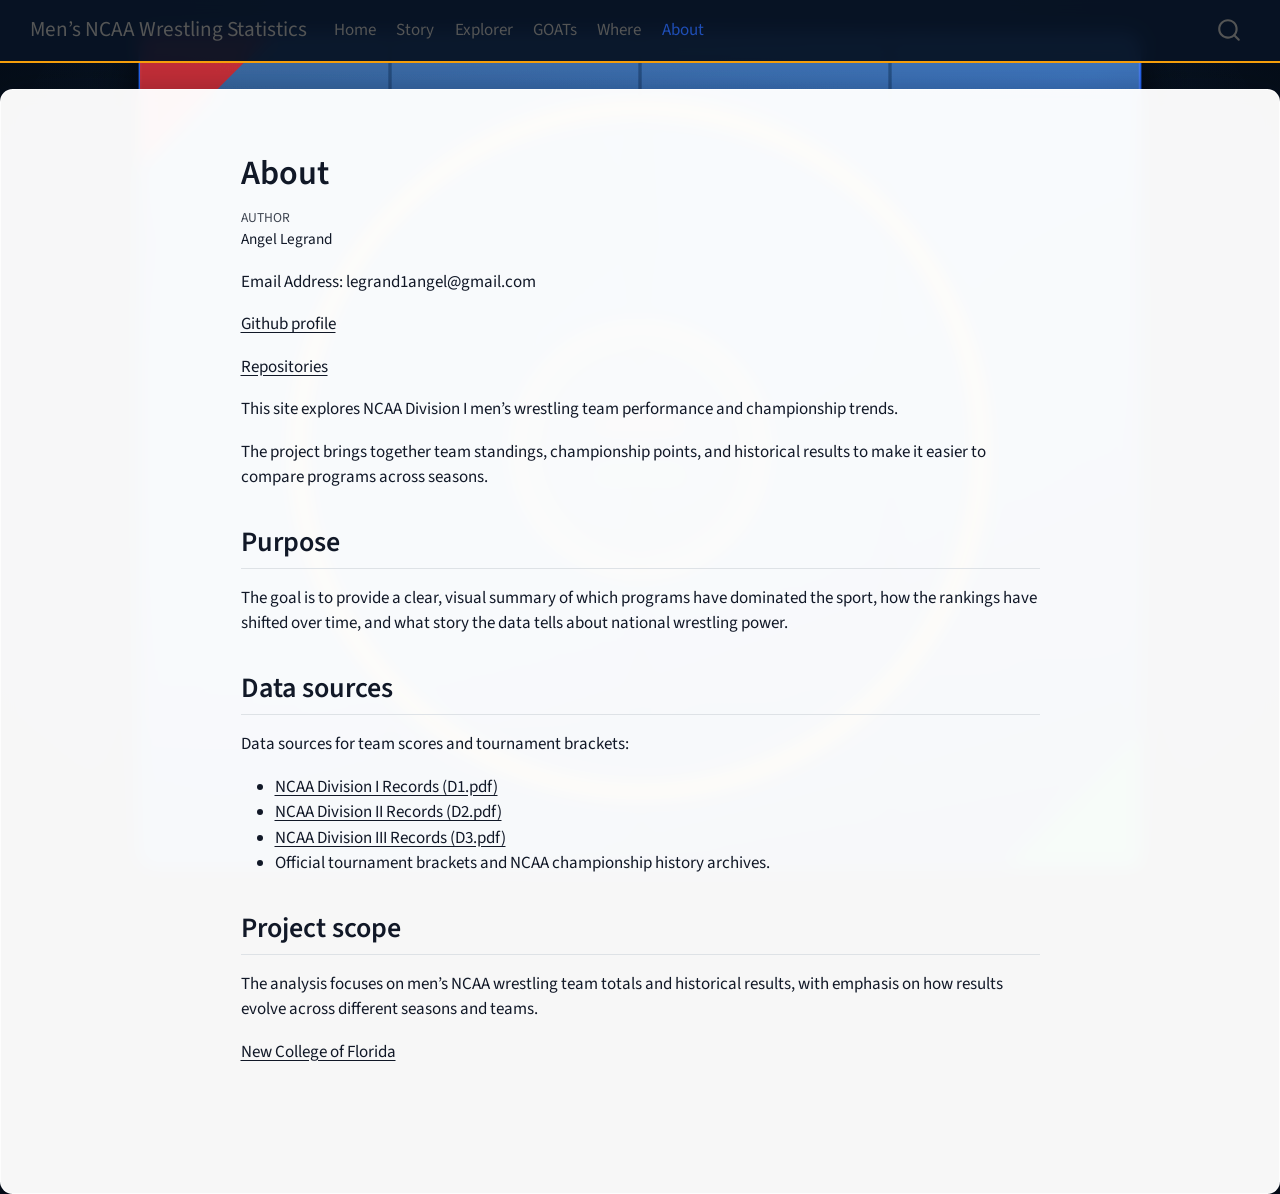
<file: about.html>
<!DOCTYPE html>
<html xmlns="http://www.w3.org/1999/xhtml" lang="en" xml:lang="en"><head>

<meta charset="utf-8">
<meta name="generator" content="quarto-1.10.19">

<meta name="viewport" content="width=device-width, initial-scale=1.0, user-scalable=yes">

<meta name="author" content="Angel Legrand">

<title>About – Men’s NCAA Wrestling Statistics</title>
<style>
/* Default styles provided by pandoc.
** See https://pandoc.org/MANUAL.html#variables-for-html for config info.
*/
span.smallcaps{font-variant: small-caps;}
div.columns{display: flex; gap: 1.5em;}
div.column{flex: auto;}
@media screen {
div.columns{gap: min(4vw, 1.5em);}
div.column{overflow-x: auto;}
}
div.hanging-indent{margin-left: 1.5em; text-indent: -1.5em;}
ul.task-list{list-style: none;}
ul.task-list li input[type="checkbox"] {
  width: 0.8em;
  margin: 0 0.8em 0.2em -1em; /* quarto-specific, see https://github.com/quarto-dev/quarto-cli/issues/4556 */ 
  vertical-align: middle;
}
</style>


<script src="site_libs/quarto-nav/quarto-nav.js"></script>
<script src="site_libs/quarto-nav/headroom.min.js"></script>
<script src="site_libs/clipboard/clipboard.min.js"></script>
<script src="site_libs/quarto-search/autocomplete.umd.js"></script>
<script src="site_libs/quarto-search/fuse.min.js"></script>
<script src="site_libs/quarto-search/quarto-search.js"></script>
<meta name="quarto:offset" content="./">
<script src="site_libs/quarto-html/quarto.js" type="module"></script>
<script src="site_libs/quarto-html/tabsets/tabsets.js" type="module"></script>
<script src="site_libs/quarto-html/popper.min.js"></script>
<script src="site_libs/quarto-html/tippy.umd.min.js"></script>
<script src="site_libs/quarto-html/anchor.min.js"></script>
<link href="site_libs/quarto-html/tippy.css" rel="stylesheet">
<link href="site_libs/quarto-html/quarto-syntax-highlighting-bf27225e3a48a9273f3daa8f8e829971.css" rel="stylesheet" id="quarto-text-highlighting-styles">
<script src="site_libs/bootstrap/bootstrap.min.js"></script>
<link href="site_libs/bootstrap/bootstrap-icons.css" rel="stylesheet">
<link href="site_libs/bootstrap/bootstrap-977607561cd60f84a551947bb62c3781.min.css" rel="stylesheet" append-hash="true" id="quarto-bootstrap" data-mode="light">
<script id="quarto-search-options" type="application/json">{
  "location": "navbar",
  "copy-button": false,
  "collapse-after": 3,
  "panel-placement": "end",
  "type": "overlay",
  "limit": 50,
  "keyboard-shortcut": [
    "f",
    "/",
    "s"
  ],
  "show-item-context": false,
  "language": {
    "search-no-results-text": "No results",
    "search-matching-documents-text": "matching documents",
    "search-copy-link-title": "Copy link to search",
    "search-hide-matches-text": "Hide additional matches",
    "search-more-match-text": "more match in this document",
    "search-more-matches-text": "more matches in this document",
    "search-clear-button-title": "Clear",
    "search-text-placeholder": "",
    "search-detached-cancel-button-title": "Cancel",
    "search-submit-button-title": "Submit",
    "search-label": "Search"
  }
}</script>


<link rel="stylesheet" href="wrestling-background.css">
</head>

<body class="nav-fixed fullcontent quarto-light">

<div id="quarto-search-results"></div>
  <header id="quarto-header" class="headroom fixed-top">
    <nav class="navbar navbar-expand-lg " data-bs-theme="dark">
      <div class="navbar-container container-fluid">
      <div class="navbar-brand-container mx-auto">
    <a class="navbar-brand" href="./index.html">
    <span class="navbar-title">Men’s NCAA Wrestling Statistics</span>
    </a>
  </div>
            <div id="quarto-search" class="" title="Search"></div>
          <button class="navbar-toggler" type="button" data-bs-toggle="collapse" data-bs-target="#navbarCollapse" aria-controls="navbarCollapse" role="menu" aria-expanded="false" aria-label="Toggle navigation" onclick="if (window.quartoToggleHeadroom) { window.quartoToggleHeadroom(); }">
  <span class="navbar-toggler-icon"></span>
</button>
          <div class="collapse navbar-collapse" id="navbarCollapse">
            <ul class="navbar-nav navbar-nav-scroll me-auto">
  <li class="nav-item">
    <a class="nav-link" href="./index.html"> 
<span class="menu-text">Home</span></a>
  </li>  
  <li class="nav-item">
    <a class="nav-link" href="./story.html"> 
<span class="menu-text">Story</span></a>
  </li>  
  <li class="nav-item">
    <a class="nav-link" href="./explorer.html"> 
<span class="menu-text">Explorer</span></a>
  </li>  
  <li class="nav-item">
    <a class="nav-link" href="./goats.html"> 
<span class="menu-text">GOATs</span></a>
  </li>  
  <li class="nav-item">
    <a class="nav-link" href="./where.html"> 
<span class="menu-text">Where</span></a>
  </li>  
  <li class="nav-item">
    <a class="nav-link active" href="./about.html" aria-current="page"> 
<span class="menu-text">About</span></a>
  </li>  
</ul>
          </div> <!-- /navcollapse -->
            <div class="quarto-navbar-tools">
</div>
      </div> <!-- /container-fluid -->
    </nav>
</header>
<!-- content -->
<div id="quarto-content" class="quarto-container page-columns page-rows-contents page-layout-article page-navbar">
<!-- sidebar -->
<!-- margin-sidebar -->
    
<!-- main -->
<main class="content" id="quarto-document-content">

<header id="title-block-header" class="quarto-title-block default">
<div class="quarto-title">
<h1 class="title">About</h1>
</div>



<div class="quarto-title-meta">

    <div>
    <div class="quarto-title-meta-heading">Author</div>
    <div class="quarto-title-meta-contents">
             <p>Angel Legrand </p>
          </div>
  </div>
    
  
    
  </div>
  


</header>


<p>Email Address: legrand1angel@gmail.com</p>
<p><a href="https://github.com/Angel-30code">Github profile</a></p>
<p><a href="https://github.com/Angel-30code">Repositories</a></p>
<p>This site explores NCAA Division I men’s wrestling team performance and championship trends.</p>
<p>The project brings together team standings, championship points, and historical results to make it easier to compare programs across seasons.</p>
<section id="purpose" class="level2">
<h2 class="anchored" data-anchor-id="purpose">Purpose</h2>
<p>The goal is to provide a clear, visual summary of which programs have dominated the sport, how the rankings have shifted over time, and what story the data tells about national wrestling power.</p>
</section>
<section id="data-sources" class="level2">
<h2 class="anchored" data-anchor-id="data-sources">Data sources</h2>
<p>Data sources for team scores and tournament brackets:</p>
<ul>
<li><a href="https://s3.amazonaws.com/fs.ncaa.org/Docs/stats/wrestling_champs_records/D1.pdf">NCAA Division I Records (D1.pdf)</a></li>
<li><a href="https://s3.amazonaws.com/fs.ncaa.org/Docs/stats/wrestling_champs_records/D2.pdf">NCAA Division II Records (D2.pdf)</a></li>
<li><a href="https://s3.amazonaws.com/fs.ncaa.org/Docs/stats/wrestling_champs_records/D3.pdf">NCAA Division III Records (D3.pdf)</a></li>
<li>Official tournament brackets and NCAA championship history archives.</li>
</ul>
</section>
<section id="project-scope" class="level2">
<h2 class="anchored" data-anchor-id="project-scope">Project scope</h2>
<p>The analysis focuses on men’s NCAA wrestling team totals and historical results, with emphasis on how results evolve across different seasons and teams.</p>
<p><a href="https://www.ncf.edu/">New College of Florida</a></p>


</section>

</main> <!-- /main -->
<script id="quarto-html-after-body" type="application/javascript">
  window.document.addEventListener("DOMContentLoaded", function (event) {
    const icon = "";
    const anchorJS = new window.AnchorJS();
    anchorJS.options = {
      placement: 'right',
      icon: icon
    };
    anchorJS.add('.anchored');
    const isCodeAnnotation = (el) => {
      for (const clz of el.classList) {
        if (clz.startsWith('code-annotation-')) {                     
          return true;
        }
      }
      return false;
    }
    const onCopySuccess = function(e) {
      // button target
      const button = e.trigger;
      // don't keep focus
      button.blur();
      // flash "checked"
      button.classList.add('code-copy-button-checked');
      var currentTitle = button.getAttribute("title");
      button.setAttribute("title", "Copied!");
      let tooltip;
      if (window.bootstrap) {
        button.setAttribute("data-bs-toggle", "tooltip");
        button.setAttribute("data-bs-placement", "left");
        button.setAttribute("data-bs-title", "Copied!");
        tooltip = new bootstrap.Tooltip(button, 
          { trigger: "manual", 
            customClass: "code-copy-button-tooltip",
            offset: [0, -8]});
        tooltip.show();    
      }
      setTimeout(function() {
        if (tooltip) {
          tooltip.hide();
          button.removeAttribute("data-bs-title");
          button.removeAttribute("data-bs-toggle");
          button.removeAttribute("data-bs-placement");
        }
        button.setAttribute("title", currentTitle);
        button.classList.remove('code-copy-button-checked');
      }, 1000);
      // clear code selection
      e.clearSelection();
    }
    const getTextToCopy = function(trigger) {
      const outerScaffold = trigger.parentElement.cloneNode(true);
      const codeEl = outerScaffold.querySelector('code');
      for (const childEl of codeEl.children) {
        if (isCodeAnnotation(childEl)) {
          childEl.remove();
        }
      }
      return codeEl.innerText;
    }
    const clipboard = new window.ClipboardJS('.code-copy-button:not([data-in-quarto-modal])', {
      text: getTextToCopy
    });
    clipboard.on('success', onCopySuccess);
    if (window.document.getElementById('quarto-embedded-source-code-modal')) {
      const clipboardModal = new window.ClipboardJS('.code-copy-button[data-in-quarto-modal]', {
        text: getTextToCopy,
        container: window.document.getElementById('quarto-embedded-source-code-modal')
      });
      clipboardModal.on('success', onCopySuccess);
    }
      var localhostRegex = new RegExp(/^(?:http|https):\/\/localhost\:?[0-9]*\//);
      var mailtoRegex = new RegExp(/^mailto:/);
        var filterRegex = new RegExp('/' + window.location.host + '/');
      var isInternal = (href) => {
          return filterRegex.test(href) || localhostRegex.test(href) || mailtoRegex.test(href);
      }
      // Inspect non-navigation links and adorn them if external
     var links = window.document.querySelectorAll('a[href]:not(.nav-link):not(.navbar-brand):not(.toc-action):not(.sidebar-link):not(.sidebar-item-toggle):not(.pagination-link):not(.no-external):not([aria-hidden]):not(.dropdown-item):not(.quarto-navigation-tool):not(.about-link)');
      for (var i=0; i<links.length; i++) {
        const link = links[i];
        if (!isInternal(link.href)) {
          // undo the damage that might have been done by quarto-nav.js in the case of
          // links that we want to consider external
          if (link.dataset.originalHref !== undefined) {
            link.href = link.dataset.originalHref;
          }
        }
      }
    function tippyHover(el, contentFn, onTriggerFn, onUntriggerFn) {
      const config = {
        allowHTML: true,
        maxWidth: 500,
        delay: 100,
        arrow: false,
        appendTo: function(el) {
            return el.parentElement;
        },
        interactive: true,
        interactiveBorder: 10,
        theme: 'quarto',
        placement: 'bottom-start',
      };
      if (contentFn) {
        config.content = contentFn;
      }
      if (onTriggerFn) {
        config.onTrigger = onTriggerFn;
      }
      if (onUntriggerFn) {
        config.onUntrigger = onUntriggerFn;
      }
      window.tippy(el, config); 
    }
    const noterefs = window.document.querySelectorAll('a[role="doc-noteref"]');
    for (var i=0; i<noterefs.length; i++) {
      const ref = noterefs[i];
      tippyHover(ref, function() {
        // use id or data attribute instead here
        let href = ref.getAttribute('data-footnote-href') || ref.getAttribute('href');
        try { href = new URL(href).hash; } catch {}
        const id = href.replace(/^#\/?/, "");
        const note = window.document.getElementById(id);
        if (note) {
          return note.innerHTML;
        } else {
          return "";
        }
      });
    }
    const xrefs = window.document.querySelectorAll('a.quarto-xref');
    const processXRef = (id, note) => {
      // Strip column container classes
      const stripColumnClz = (el) => {
        el.classList.remove("page-full", "page-columns");
        if (el.children) {
          for (const child of el.children) {
            stripColumnClz(child);
          }
        }
      }
      stripColumnClz(note)
      if (id === null || id.startsWith('sec-')) {
        // Special case sections, only their first couple elements
        const container = document.createElement("div");
        if (note.children && note.children.length > 2) {
          container.appendChild(note.children[0].cloneNode(true));
          for (let i = 1; i < note.children.length; i++) {
            const child = note.children[i];
            if (child.tagName === "P" && child.innerText === "") {
              continue;
            } else {
              container.appendChild(child.cloneNode(true));
              break;
            }
          }
          if (window.Quarto?.typesetMath) {
            window.Quarto.typesetMath(container);
          }
          return container.innerHTML
        } else {
          if (window.Quarto?.typesetMath) {
            window.Quarto.typesetMath(note);
          }
          return note.innerHTML;
        }
      } else {
        // Remove any anchor links if they are present
        const anchorLink = note.querySelector('a.anchorjs-link');
        if (anchorLink) {
          anchorLink.remove();
        }
        if (window.Quarto?.typesetMath) {
          window.Quarto.typesetMath(note);
        }
        if (note.classList.contains("callout")) {
          return note.outerHTML;
        } else {
          return note.innerHTML;
        }
      }
    }
    for (var i=0; i<xrefs.length; i++) {
      const xref = xrefs[i];
      tippyHover(xref, undefined, function(instance) {
        instance.disable();
        let url = xref.getAttribute('href');
        let hash = undefined; 
        if (url.startsWith('#')) {
          hash = url;
        } else {
          try { hash = new URL(url).hash; } catch {}
        }
        if (hash) {
          const id = hash.replace(/^#\/?/, "");
          const note = window.document.getElementById(id);
          if (note !== null) {
            try {
              const html = processXRef(id, note.cloneNode(true));
              instance.setContent(html);
            } finally {
              instance.enable();
              instance.show();
            }
          } else {
            // See if we can fetch this
            fetch(url.split('#')[0])
            .then(res => res.text())
            .then(html => {
              const parser = new DOMParser();
              const htmlDoc = parser.parseFromString(html, "text/html");
              const note = htmlDoc.getElementById(id);
              if (note !== null) {
                const html = processXRef(id, note);
                instance.setContent(html);
              } 
            }).finally(() => {
              instance.enable();
              instance.show();
            });
          }
        } else {
          // See if we can fetch a full url (with no hash to target)
          // This is a special case and we should probably do some content thinning / targeting
          fetch(url)
          .then(res => res.text())
          .then(html => {
            const parser = new DOMParser();
            const htmlDoc = parser.parseFromString(html, "text/html");
            const note = htmlDoc.querySelector('main.content');
            if (note !== null) {
              // This should only happen for chapter cross references
              // (since there is no id in the URL)
              // remove the first header
              if (note.children.length > 0 && note.children[0].tagName === "HEADER") {
                note.children[0].remove();
              }
              const html = processXRef(null, note);
              instance.setContent(html);
            } 
          }).finally(() => {
            instance.enable();
            instance.show();
          });
        }
      }, function(instance) {
      });
    }
        let selectedAnnoteEl;
        const selectorForAnnotation = ( cell, annotation) => {
          let cellAttr = 'data-code-cell="' + cell + '"';
          let lineAttr = 'data-code-annotation="' +  annotation + '"';
          const selector = 'span[' + cellAttr + '][' + lineAttr + ']';
          return selector;
        }
        const selectCodeLines = (annoteEl) => {
          const doc = window.document;
          const targetCell = annoteEl.getAttribute("data-target-cell");
          const targetAnnotation = annoteEl.getAttribute("data-target-annotation");
          const annoteSpan = window.document.querySelector(selectorForAnnotation(targetCell, targetAnnotation));
          const lines = annoteSpan.getAttribute("data-code-lines").split(",");
          const lineIds = lines.map((line) => {
            return targetCell + "-" + line;
          })
          let top = null;
          let height = null;
          let parent = null;
          if (lineIds.length > 0) {
              //compute the position of the single el (top and bottom and make a div)
              const el = window.document.getElementById(lineIds[0]);
              top = el.offsetTop;
              height = el.offsetHeight;
              parent = el.parentElement.parentElement;
            if (lineIds.length > 1) {
              const lastEl = window.document.getElementById(lineIds[lineIds.length - 1]);
              const bottom = lastEl.offsetTop + lastEl.offsetHeight;
              height = bottom - top;
            }
            if (top !== null && height !== null && parent !== null) {
              // cook up a div (if necessary) and position it 
              let div = window.document.getElementById("code-annotation-line-highlight");
              if (div === null) {
                div = window.document.createElement("div");
                div.setAttribute("id", "code-annotation-line-highlight");
                div.style.position = 'absolute';
                parent.appendChild(div);
              }
              div.style.top = top - 2 + "px";
              div.style.height = height + 4 + "px";
              div.style.left = 0;
              let gutterDiv = window.document.getElementById("code-annotation-line-highlight-gutter");
              if (gutterDiv === null) {
                gutterDiv = window.document.createElement("div");
                gutterDiv.setAttribute("id", "code-annotation-line-highlight-gutter");
                gutterDiv.style.position = 'absolute';
                const codeCell = window.document.getElementById(targetCell);
                const gutter = codeCell.querySelector('.code-annotation-gutter');
                gutter.appendChild(gutterDiv);
              }
              gutterDiv.style.top = top - 2 + "px";
              gutterDiv.style.height = height + 4 + "px";
            }
            selectedAnnoteEl = annoteEl;
          }
        };
        const unselectCodeLines = () => {
          const elementsIds = ["code-annotation-line-highlight", "code-annotation-line-highlight-gutter"];
          elementsIds.forEach((elId) => {
            const div = window.document.getElementById(elId);
            if (div) {
              div.remove();
            }
          });
          selectedAnnoteEl = undefined;
        };
          // Handle positioning of the toggle
      window.addEventListener(
        "resize",
        throttle(() => {
          elRect = undefined;
          if (selectedAnnoteEl) {
            selectCodeLines(selectedAnnoteEl);
          }
        }, 10)
      );
      function throttle(fn, ms) {
      let throttle = false;
      let timer;
        return (...args) => {
          if(!throttle) { // first call gets through
              fn.apply(this, args);
              throttle = true;
          } else { // all the others get throttled
              if(timer) clearTimeout(timer); // cancel #2
              timer = setTimeout(() => {
                fn.apply(this, args);
                timer = throttle = false;
              }, ms);
          }
        };
      }
        // Attach click handler to the DT
        const annoteDls = window.document.querySelectorAll('dt[data-target-cell]');
        for (const annoteDlNode of annoteDls) {
          annoteDlNode.addEventListener('click', (event) => {
            const clickedEl = event.target;
            if (clickedEl !== selectedAnnoteEl) {
              unselectCodeLines();
              const activeEl = window.document.querySelector('dt[data-target-cell].code-annotation-active');
              if (activeEl) {
                activeEl.classList.remove('code-annotation-active');
              }
              selectCodeLines(clickedEl);
              clickedEl.classList.add('code-annotation-active');
            } else {
              // Unselect the line
              unselectCodeLines();
              clickedEl.classList.remove('code-annotation-active');
            }
          });
        }
    const findCites = (el) => {
      const parentEl = el.parentElement;
      if (parentEl) {
        const cites = parentEl.dataset.cites;
        if (cites) {
          return {
            el,
            cites: cites.split(' ')
          };
        } else {
          return findCites(el.parentElement)
        }
      } else {
        return undefined;
      }
    };
    var bibliorefs = window.document.querySelectorAll('a[role="doc-biblioref"]');
    for (var i=0; i<bibliorefs.length; i++) {
      const ref = bibliorefs[i];
      const citeInfo = findCites(ref);
      if (citeInfo) {
        tippyHover(citeInfo.el, function() {
          var popup = window.document.createElement('div');
          citeInfo.cites.forEach(function(cite) {
            var citeDiv = window.document.createElement('div');
            citeDiv.classList.add('hanging-indent');
            citeDiv.classList.add('csl-entry');
            var biblioDiv = window.document.getElementById('ref-' + cite);
            if (biblioDiv) {
              citeDiv.innerHTML = biblioDiv.innerHTML;
            }
            popup.appendChild(citeDiv);
          });
          return popup.innerHTML;
        });
      }
    }
  });
  </script>
</div> <!-- /content -->




</body></html>
</file>
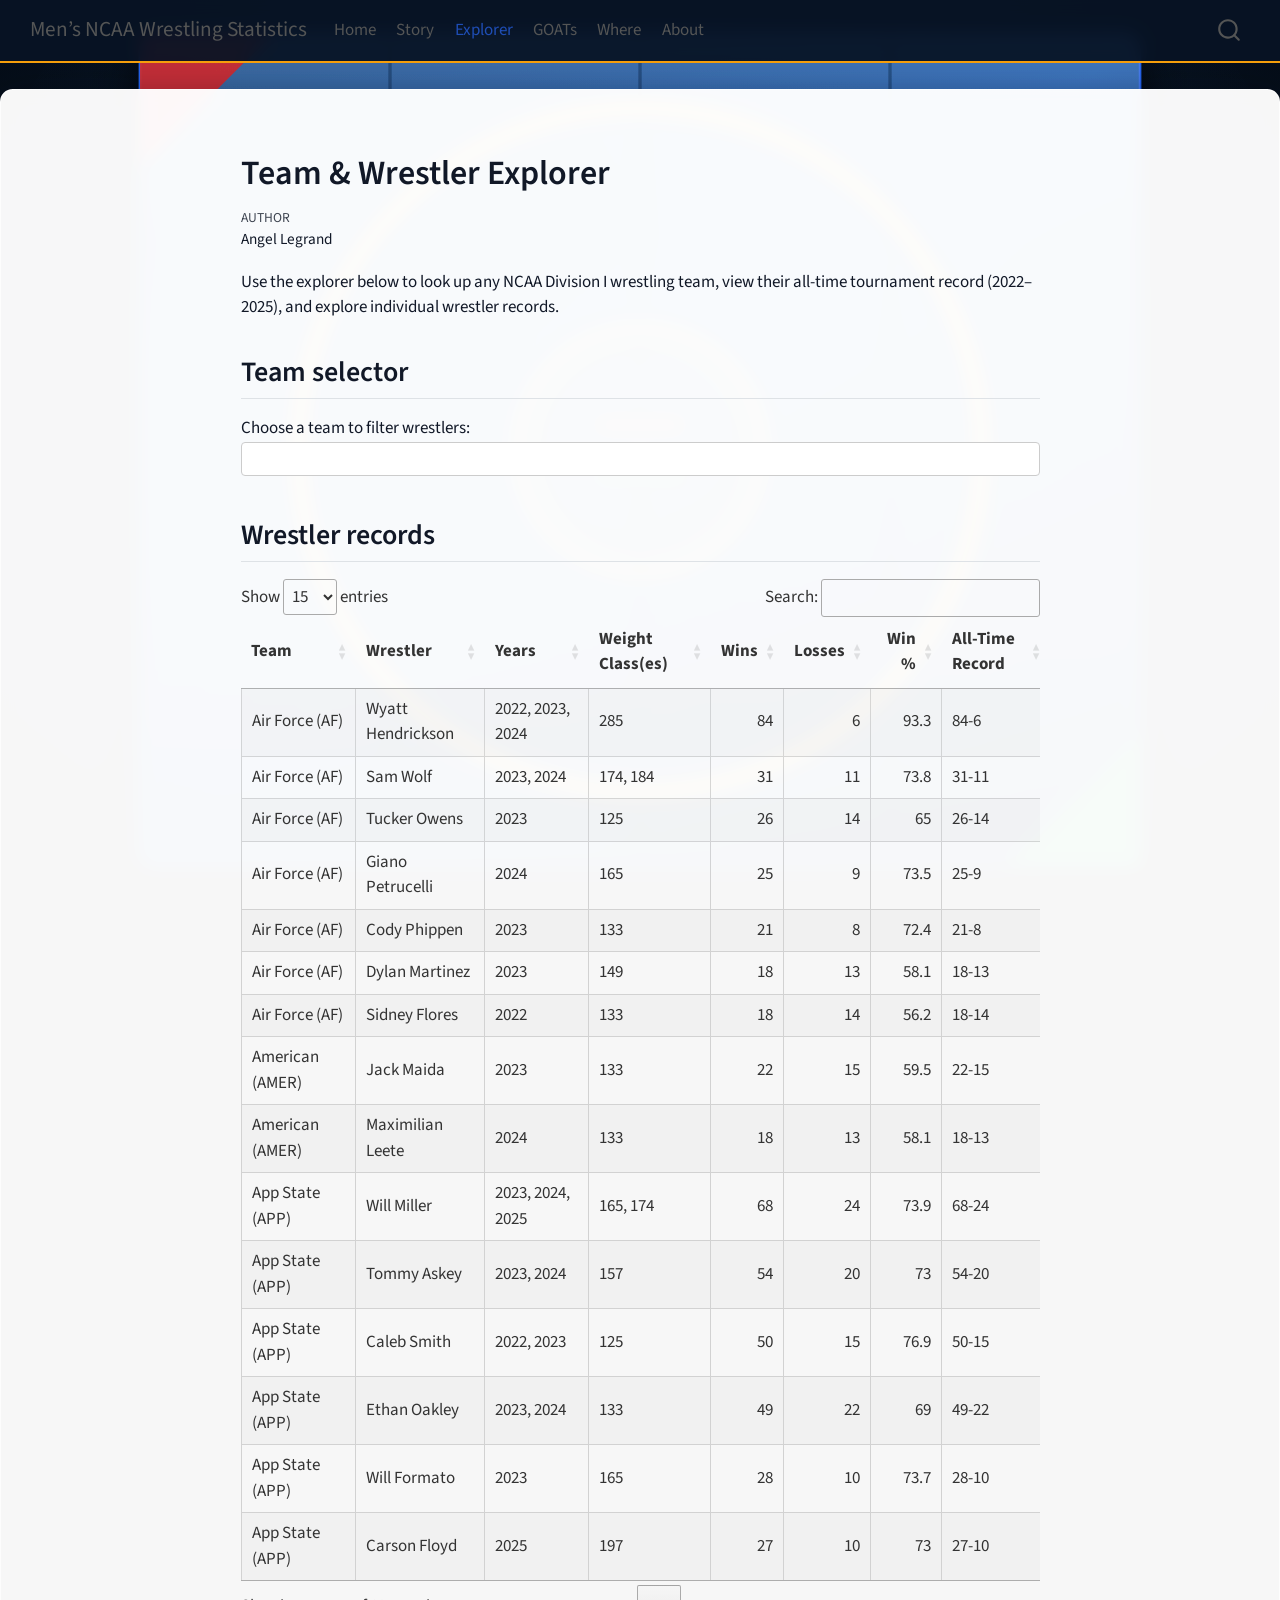
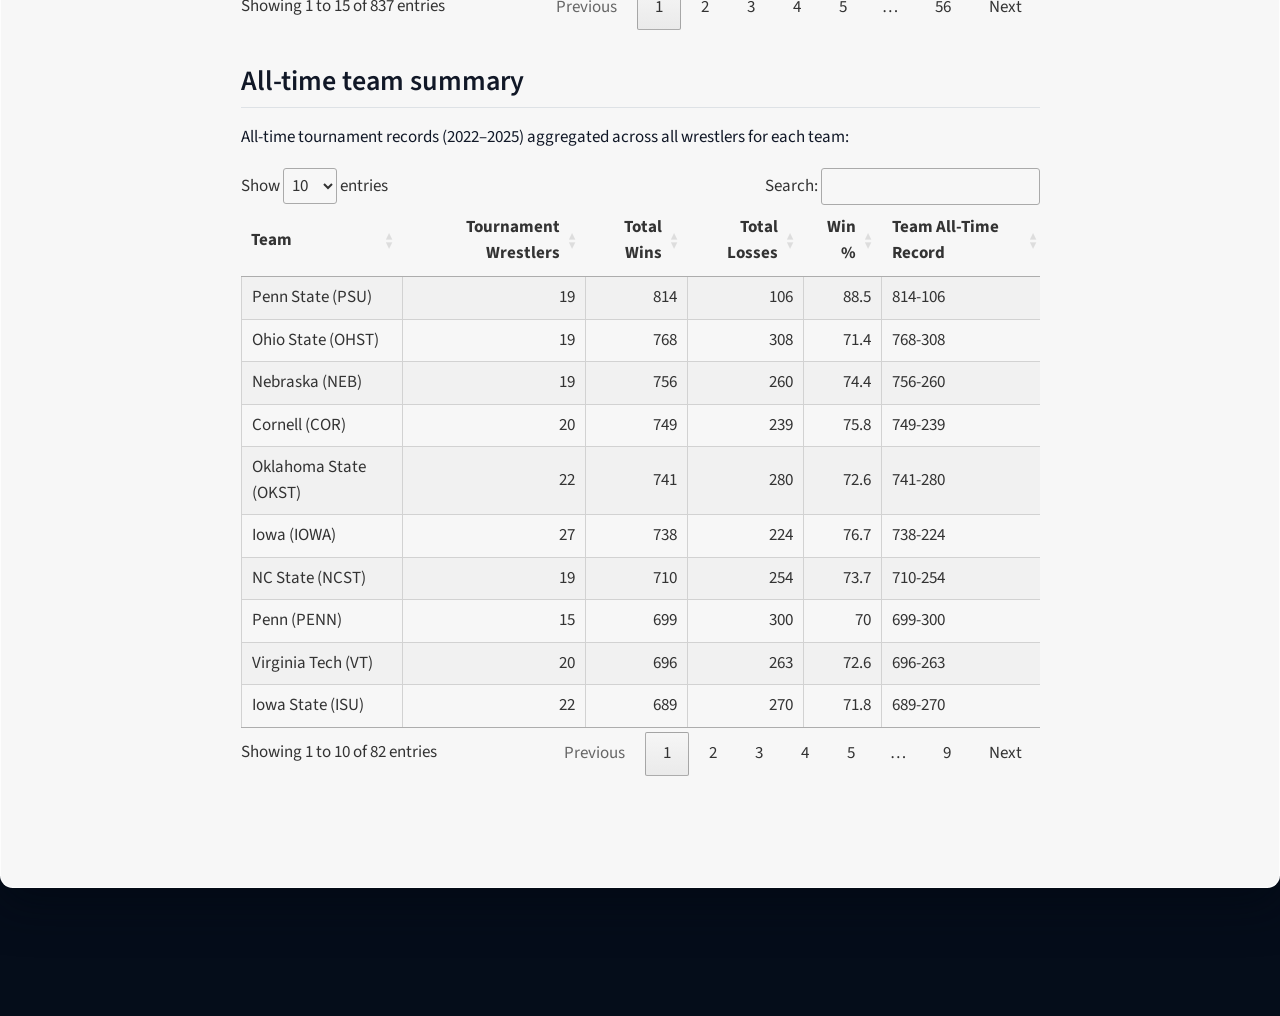
<file: explorer.html>
<!DOCTYPE html>
<html xmlns="http://www.w3.org/1999/xhtml" lang="en" xml:lang="en"><head>

<meta charset="utf-8">
<meta name="generator" content="quarto-1.10.19">

<meta name="viewport" content="width=device-width, initial-scale=1.0, user-scalable=yes">

<meta name="author" content="Angel Legrand">

<title>Team &amp; Wrestler Explorer – Men’s NCAA Wrestling Statistics</title>
<style>
/* Default styles provided by pandoc.
** See https://pandoc.org/MANUAL.html#variables-for-html for config info.
*/
span.smallcaps{font-variant: small-caps;}
div.columns{display: flex; gap: 1.5em;}
div.column{flex: auto;}
@media screen {
div.columns{gap: min(4vw, 1.5em);}
div.column{overflow-x: auto;}
}
div.hanging-indent{margin-left: 1.5em; text-indent: -1.5em;}
ul.task-list{list-style: none;}
ul.task-list li input[type="checkbox"] {
  width: 0.8em;
  margin: 0 0.8em 0.2em -1em; /* quarto-specific, see https://github.com/quarto-dev/quarto-cli/issues/4556 */ 
  vertical-align: middle;
}
</style>


<script src="site_libs/quarto-nav/quarto-nav.js"></script>
<script src="site_libs/quarto-nav/headroom.min.js"></script>
<script src="site_libs/clipboard/clipboard.min.js"></script>
<script src="site_libs/quarto-search/autocomplete.umd.js"></script>
<script src="site_libs/quarto-search/fuse.min.js"></script>
<script src="site_libs/quarto-search/quarto-search.js"></script>
<meta name="quarto:offset" content="./">
<script src="site_libs/quarto-html/quarto.js" type="module"></script>
<script src="site_libs/quarto-html/tabsets/tabsets.js" type="module"></script>
<script src="site_libs/quarto-html/popper.min.js"></script>
<script src="site_libs/quarto-html/tippy.umd.min.js"></script>
<script src="site_libs/quarto-html/anchor.min.js"></script>
<link href="site_libs/quarto-html/tippy.css" rel="stylesheet">
<link href="site_libs/quarto-html/quarto-syntax-highlighting-bf27225e3a48a9273f3daa8f8e829971.css" rel="stylesheet" id="quarto-text-highlighting-styles">
<script src="site_libs/bootstrap/bootstrap.min.js"></script>
<link href="site_libs/bootstrap/bootstrap-icons.css" rel="stylesheet">
<link href="site_libs/bootstrap/bootstrap-977607561cd60f84a551947bb62c3781.min.css" rel="stylesheet" append-hash="true" id="quarto-bootstrap" data-mode="light">
<script id="quarto-search-options" type="application/json">{
  "location": "navbar",
  "copy-button": false,
  "collapse-after": 3,
  "panel-placement": "end",
  "type": "overlay",
  "limit": 50,
  "keyboard-shortcut": [
    "f",
    "/",
    "s"
  ],
  "show-item-context": false,
  "language": {
    "search-no-results-text": "No results",
    "search-matching-documents-text": "matching documents",
    "search-copy-link-title": "Copy link to search",
    "search-hide-matches-text": "Hide additional matches",
    "search-more-match-text": "more match in this document",
    "search-more-matches-text": "more matches in this document",
    "search-clear-button-title": "Clear",
    "search-text-placeholder": "",
    "search-detached-cancel-button-title": "Cancel",
    "search-submit-button-title": "Submit",
    "search-label": "Search"
  }
}</script>
<script src="site_libs/jquery-3.6.0/jquery-3.6.0.min.js"></script>
<link href="site_libs/selectize-0.12.4/css/selectize.bootstrap3.css" rel="stylesheet">
<script src="site_libs/selectize-0.12.4/js/selectize.min.js"></script>
<link href="site_libs/crosstalk-1.2.2/css/crosstalk.min.css" rel="stylesheet">
<script src="site_libs/crosstalk-1.2.2/js/crosstalk.min.js"></script>
<link href="site_libs/htmltools-fill-0.5.9/fill.css" rel="stylesheet">
<script src="site_libs/htmlwidgets-1.6.4/htmlwidgets.js"></script>
<link href="site_libs/datatables-css-0.0.0/datatables-crosstalk.css" rel="stylesheet">
<script src="site_libs/datatables-binding-0.34.0/datatables.js"></script>
<link href="site_libs/dt-core-1.13.6/css/jquery.dataTables.min.css" rel="stylesheet">
<link href="site_libs/dt-core-1.13.6/css/jquery.dataTables.extra.css" rel="stylesheet">
<script src="site_libs/dt-core-1.13.6/js/jquery.dataTables.min.js"></script>


<link rel="stylesheet" href="wrestling-background.css">
</head>

<body class="nav-fixed fullcontent quarto-light">

<div id="quarto-search-results"></div>
  <header id="quarto-header" class="headroom fixed-top">
    <nav class="navbar navbar-expand-lg " data-bs-theme="dark">
      <div class="navbar-container container-fluid">
      <div class="navbar-brand-container mx-auto">
    <a class="navbar-brand" href="./index.html">
    <span class="navbar-title">Men’s NCAA Wrestling Statistics</span>
    </a>
  </div>
            <div id="quarto-search" class="" title="Search"></div>
          <button class="navbar-toggler" type="button" data-bs-toggle="collapse" data-bs-target="#navbarCollapse" aria-controls="navbarCollapse" role="menu" aria-expanded="false" aria-label="Toggle navigation" onclick="if (window.quartoToggleHeadroom) { window.quartoToggleHeadroom(); }">
  <span class="navbar-toggler-icon"></span>
</button>
          <div class="collapse navbar-collapse" id="navbarCollapse">
            <ul class="navbar-nav navbar-nav-scroll me-auto">
  <li class="nav-item">
    <a class="nav-link" href="./index.html"> 
<span class="menu-text">Home</span></a>
  </li>  
  <li class="nav-item">
    <a class="nav-link" href="./story.html"> 
<span class="menu-text">Story</span></a>
  </li>  
  <li class="nav-item">
    <a class="nav-link active" href="./explorer.html" aria-current="page"> 
<span class="menu-text">Explorer</span></a>
  </li>  
  <li class="nav-item">
    <a class="nav-link" href="./goats.html"> 
<span class="menu-text">GOATs</span></a>
  </li>  
  <li class="nav-item">
    <a class="nav-link" href="./where.html"> 
<span class="menu-text">Where</span></a>
  </li>  
  <li class="nav-item">
    <a class="nav-link" href="./about.html"> 
<span class="menu-text">About</span></a>
  </li>  
</ul>
          </div> <!-- /navcollapse -->
            <div class="quarto-navbar-tools">
</div>
      </div> <!-- /container-fluid -->
    </nav>
</header>
<!-- content -->
<div id="quarto-content" class="quarto-container page-columns page-rows-contents page-layout-article page-navbar">
<!-- sidebar -->
<!-- margin-sidebar -->
    
<!-- main -->
<main class="content" id="quarto-document-content">

<header id="title-block-header" class="quarto-title-block default">
<div class="quarto-title">
<h1 class="title">Team &amp; Wrestler Explorer</h1>
</div>



<div class="quarto-title-meta">

    <div>
    <div class="quarto-title-meta-heading">Author</div>
    <div class="quarto-title-meta-contents">
             <p>Angel Legrand </p>
          </div>
  </div>
    
  
    
  </div>
  


</header>


<p>Use the explorer below to look up any NCAA Division I wrestling team, view their all-time tournament record (2022–2025), and explore individual wrestler records.</p>
<section id="team-selector" class="level2">
<h2 class="anchored" data-anchor-id="team-selector">Team selector</h2>
<div class="cell">
<div class="cell-output-display no-overflow-x">
<div id="team-filter" class="form-group crosstalk-input-select crosstalk-input">
<label class="control-label" for="team-filter">Choose a team to filter wrestlers:</label>
<div>
<select multiple=""></select>
<script type="application/json" data-for="team-filter">{
  "items": {
    "value": ["Air Force (AF)", "American (AMER)", "App State (APP)", "Arizona State (ASU)", "Army West Point (ARMY)", "Bellarmine (BELL)", "Binghamton (BING)", "Bloomsburg (BLO)", "Bloomsburg (BLOO)", "Brown (BRWN)", "Bucknell (BUCK)", "Buffalo (BUFF)", "Cal Poly (CP)", "Cal Poly (POLY)", "California Baptist (CBU)", "Campbell (CAMP)", "Central Michigan (CMU)", "Chattanooga (CHAT)", "Clarion (CLAR)", "Cleveland State (CSU)", "Columbia (COL)", "Cornell (COR)", "CSU Bakersfield (CSUB)", "Drexel (DREX)", "Duke (DUKE)", "Edinboro (EDIN)", "Franklin & Marshall (F&M)", "Franklin & Marshall (FM)", "Gardner-Webb (GW)", "George Mason (GMU)", "Harvard (HAR)", "Harvard (HARV)", "Hofstra (HOF)", "Illinois (ILL)", "Indiana (IND)", "Iowa (IOWA)", "Iowa State (ISU)", "Kent State (KENT)", "Lehigh (LEH)", "Little Rock (LR)", "Little Rock (UALR)", "LIU (LIU)", "Lock Haven (LH)", "Lock Haven (LHU)", "Maryland (MD)", "Michigan (MICH)", "Michigan State (MSU)", "Minnesota (MINN)", "Missouri (MIZZ)", "Navy (NAVY)", "NC State (NCST)", "Nebraska (NEB)", "North Carolina (UNC)", "North Dakota State (NDSU)", "Northern Colorado (UNCO)", "Northern Illinois (NIU)", "Northern Iowa (UNI)", "Northwestern (NW)", "Ohio (OHIO)", "Ohio State (OHST)", "Oklahoma (OKLA)", "Oklahoma (OU)", "Oklahoma State (OKST)", "Oregon State (ORST)", "Penn (PENN)", "Penn State (PSU)", "Pittsburgh (PITT)", "Princeton (PRIN)", "Purdue (PUR)", "Rider (RID)", "Rutgers (RUT)", "SIU Edwardsville (SIUE)", "South Dakota State (SDSU)", "Stanford (STAN)", "The Citadel (CIT)", "Utah Valley (UVU)", "Virginia (UVA)", "Virginia Tech (VT)", "VMI (VMI)", "West Virginia (WVU)", "Wisconsin (WIS)", "Wyoming (WYO)"],
    "label": ["Air Force (AF)", "American (AMER)", "App State (APP)", "Arizona State (ASU)", "Army West Point (ARMY)", "Bellarmine (BELL)", "Binghamton (BING)", "Bloomsburg (BLO)", "Bloomsburg (BLOO)", "Brown (BRWN)", "Bucknell (BUCK)", "Buffalo (BUFF)", "Cal Poly (CP)", "Cal Poly (POLY)", "California Baptist (CBU)", "Campbell (CAMP)", "Central Michigan (CMU)", "Chattanooga (CHAT)", "Clarion (CLAR)", "Cleveland State (CSU)", "Columbia (COL)", "Cornell (COR)", "CSU Bakersfield (CSUB)", "Drexel (DREX)", "Duke (DUKE)", "Edinboro (EDIN)", "Franklin & Marshall (F&M)", "Franklin & Marshall (FM)", "Gardner-Webb (GW)", "George Mason (GMU)", "Harvard (HAR)", "Harvard (HARV)", "Hofstra (HOF)", "Illinois (ILL)", "Indiana (IND)", "Iowa (IOWA)", "Iowa State (ISU)", "Kent State (KENT)", "Lehigh (LEH)", "Little Rock (LR)", "Little Rock (UALR)", "LIU (LIU)", "Lock Haven (LH)", "Lock Haven (LHU)", "Maryland (MD)", "Michigan (MICH)", "Michigan State (MSU)", "Minnesota (MINN)", "Missouri (MIZZ)", "Navy (NAVY)", "NC State (NCST)", "Nebraska (NEB)", "North Carolina (UNC)", "North Dakota State (NDSU)", "Northern Colorado (UNCO)", "Northern Illinois (NIU)", "Northern Iowa (UNI)", "Northwestern (NW)", "Ohio (OHIO)", "Ohio State (OHST)", "Oklahoma (OKLA)", "Oklahoma (OU)", "Oklahoma State (OKST)", "Oregon State (ORST)", "Penn (PENN)", "Penn State (PSU)", "Pittsburgh (PITT)", "Princeton (PRIN)", "Purdue (PUR)", "Rider (RID)", "Rutgers (RUT)", "SIU Edwardsville (SIUE)", "South Dakota State (SDSU)", "Stanford (STAN)", "The Citadel (CIT)", "Utah Valley (UVU)", "Virginia (UVA)", "Virginia Tech (VT)", "VMI (VMI)", "West Virginia (WVU)", "Wisconsin (WIS)", "Wyoming (WYO)"]
  },
  "map": {
    "Air Force (AF)": ["1", "2", "3", "4", "5", "6", "7"],
    "American (AMER)": ["8", "9"],
    "App State (APP)": ["10", "11", "12", "13", "14", "15", "16", "17", "18", "19", "20", "21", "22"],
    "Arizona State (ASU)": ["23", "24", "25", "26", "27", "28", "29", "30", "31", "32", "33", "34", "35"],
    "Army West Point (ARMY)": ["36", "37", "38", "39", "40", "41", "42", "43", "44", "45", "46", "47", "48", "49", "50"],
    "Bellarmine (BELL)": ["51", "52"],
    "Binghamton (BING)": ["53", "54", "55", "56", "57"],
    "Bloomsburg (BLO)": ["58"],
    "Bloomsburg (BLOO)": ["59"],
    "Brown (BRWN)": ["60", "61"],
    "Bucknell (BUCK)": ["62", "63", "64", "65", "66", "67", "68", "69"],
    "Buffalo (BUFF)": ["70", "71", "72", "73", "74", "75"],
    "Cal Poly (CP)": ["80", "81", "82", "83", "84"],
    "Cal Poly (POLY)": ["85", "86", "87", "88", "89", "90", "91", "92", "93", "94"],
    "California Baptist (CBU)": ["95", "96"],
    "Campbell (CAMP)": ["97", "98", "99", "100", "101", "102", "103", "104", "105", "106", "107"],
    "Central Michigan (CMU)": ["108", "109", "110", "111", "112", "113", "114", "115"],
    "Chattanooga (CHAT)": ["116", "117", "118", "119", "120", "121", "122", "123", "124"],
    "Clarion (CLAR)": ["125", "126", "127", "128"],
    "Cleveland State (CSU)": ["129", "130", "131", "132"],
    "Columbia (COL)": ["133", "134", "135", "136", "137", "138", "139", "140", "141", "142", "143", "144", "145", "146"],
    "Cornell (COR)": ["147", "148", "149", "150", "151", "152", "153", "154", "155", "156", "157", "158", "159", "160", "161", "162", "163", "164", "165", "166"],
    "CSU Bakersfield (CSUB)": ["76", "77", "78", "79"],
    "Drexel (DREX)": ["167", "168", "169", "170", "171", "172"],
    "Duke (DUKE)": ["173", "174", "175", "176"],
    "Edinboro (EDIN)": ["177", "178", "179", "180"],
    "Franklin & Marshall (F&M)": ["181"],
    "Franklin & Marshall (FM)": ["182", "183"],
    "Gardner-Webb (GW)": ["184", "185", "186", "187"],
    "George Mason (GMU)": ["188", "189", "190", "191", "192", "193"],
    "Harvard (HAR)": ["194", "195", "196", "197", "198"],
    "Harvard (HARV)": ["199"],
    "Hofstra (HOF)": ["200", "201", "202", "203", "204", "205"],
    "Illinois (ILL)": ["206", "207", "208", "209", "210", "211", "212", "213", "214", "215", "216", "217"],
    "Indiana (IND)": ["218", "219", "220", "221", "222", "223", "224", "225", "226", "227", "228", "229", "230"],
    "Iowa (IOWA)": ["231", "232", "233", "234", "235", "236", "237", "238", "239", "240", "241", "242", "243", "244", "245", "246", "247", "248", "249", "250", "251", "252", "253", "254", "255", "256", "257"],
    "Iowa State (ISU)": ["258", "259", "260", "261", "262", "263", "264", "265", "266", "267", "268", "269", "270", "271", "272", "273", "274", "275", "276", "277", "278", "279"],
    "Kent State (KENT)": ["280", "281", "282"],
    "Lehigh (LEH)": ["284", "285", "286", "287", "288", "289", "290", "291", "292", "293", "294", "295", "296", "297", "298", "299", "300", "301"],
    "Little Rock (LR)": ["302", "303", "304", "305", "306"],
    "Little Rock (UALR)": ["307", "308", "309", "310", "311"],
    "LIU (LIU)": ["283"],
    "Lock Haven (LH)": ["312", "313", "314", "315", "316", "317", "318", "319", "320"],
    "Lock Haven (LHU)": ["321", "322", "323", "324", "325"],
    "Maryland (MD)": ["326", "327", "328", "329", "330", "331", "332", "333", "334"],
    "Michigan (MICH)": ["335", "336", "337", "338", "339", "340", "341", "342", "343", "344", "345", "346", "347", "348", "349", "350", "351", "352", "353", "354", "355", "356", "357", "358", "359"],
    "Michigan State (MSU)": ["360", "361", "362", "363", "364", "365", "366", "367", "368", "369"],
    "Minnesota (MINN)": ["370", "371", "372", "373", "374", "375", "376", "377", "378", "379", "380", "381", "382", "383", "384", "385", "386", "387", "388", "389", "390", "391"],
    "Missouri (MIZZ)": ["392", "393", "394", "395", "396", "397", "398", "399", "400", "401", "402", "403", "404", "405", "406", "407"],
    "Navy (NAVY)": ["427", "428", "429", "430", "431", "432", "433", "434"],
    "NC State (NCST)": ["408", "409", "410", "411", "412", "413", "414", "415", "416", "417", "418", "419", "420", "421", "422", "423", "424", "425", "426"],
    "Nebraska (NEB)": ["435", "436", "437", "438", "439", "440", "441", "442", "443", "444", "445", "446", "447", "448", "449", "450", "451", "452", "453"],
    "North Carolina (UNC)": ["454", "455", "456", "457", "458", "459", "460", "461", "462", "463", "464", "465", "466", "467", "468", "469"],
    "North Dakota State (NDSU)": ["470", "471", "472", "473", "474", "475", "476", "477", "478", "479", "480", "481", "482", "483"],
    "Northern Colorado (UNCO)": ["484", "485", "486", "487", "488", "489"],
    "Northern Illinois (NIU)": ["490", "491", "492", "493", "494"],
    "Northern Iowa (UNI)": ["495", "496", "497", "498", "499", "500", "501", "502", "503", "504", "505", "506", "507", "508", "509"],
    "Northwestern (NW)": ["510", "511", "512", "513", "514", "515", "516", "517", "518", "519", "520", "521", "522", "523"],
    "Ohio (OHIO)": ["524", "525", "526", "527", "528", "529", "530"],
    "Ohio State (OHST)": ["531", "532", "533", "534", "535", "536", "537", "538", "539", "540", "541", "542", "543", "544", "545", "546", "547", "548", "549"],
    "Oklahoma (OKLA)": ["550", "551", "552", "553", "554"],
    "Oklahoma (OU)": ["555", "556", "557", "558", "559", "560", "561", "562", "563", "564", "565", "566", "567", "568", "569", "570", "571"],
    "Oklahoma State (OKST)": ["572", "573", "574", "575", "576", "577", "578", "579", "580", "581", "582", "583", "584", "585", "586", "587", "588", "589", "590", "591", "592", "593"],
    "Oregon State (ORST)": ["594", "595", "596", "597", "598", "599", "600", "601", "602", "603", "604", "605", "606", "607", "608", "609", "610", "611", "612"],
    "Penn (PENN)": ["613", "614", "615", "616", "617", "618", "619", "620", "621", "622", "623", "624", "625", "626", "627"],
    "Penn State (PSU)": ["628", "629", "630", "631", "632", "633", "634", "635", "636", "637", "638", "639", "640", "641", "642", "643", "644", "645", "646"],
    "Pittsburgh (PITT)": ["647", "648", "649", "650", "651", "652", "653", "654", "655", "656", "657", "658", "659", "660", "661", "662"],
    "Princeton (PRIN)": ["663", "664", "665", "666", "667", "668", "669", "670", "671", "672", "673"],
    "Purdue (PUR)": ["674", "675", "676", "677", "678", "679", "680", "681", "682", "683", "684", "685", "686"],
    "Rider (RID)": ["687", "688", "689", "690", "691", "692", "693", "694", "695", "696", "697", "698"],
    "Rutgers (RUT)": ["699", "700", "701", "702", "703", "704", "705", "706", "707", "708", "709", "710", "711", "712", "713", "714", "715", "716", "717"],
    "SIU Edwardsville (SIUE)": ["718", "719", "720"],
    "South Dakota State (SDSU)": ["721", "722", "723", "724", "725", "726", "727", "728", "729", "730", "731", "732", "733", "734", "735", "736"],
    "Stanford (STAN)": ["737", "738", "739", "740", "741", "742", "743", "744", "745", "746", "747", "748", "749", "750", "751"],
    "The Citadel (CIT)": ["752", "753", "754", "755", "756", "757", "758"],
    "Utah Valley (UVU)": ["759", "760", "761", "762", "763", "764"],
    "Virginia (UVA)": ["766", "767", "768", "769", "770", "771", "772", "773", "774", "775", "776", "777", "778", "779", "780"],
    "Virginia Tech (VT)": ["781", "782", "783", "784", "785", "786", "787", "788", "789", "790", "791", "792", "793", "794", "795", "796", "797", "798", "799", "800"],
    "VMI (VMI)": ["765"],
    "West Virginia (WVU)": ["801", "802", "803", "804", "805", "806", "807", "808", "809", "810", "811"],
    "Wisconsin (WIS)": ["812", "813", "814", "815", "816", "817", "818", "819", "820", "821", "822", "823", "824", "825", "826"],
    "Wyoming (WYO)": ["827", "828", "829", "830", "831", "832", "833", "834", "835", "836", "837"]
  },
  "group": ["SharedData01ec2eee"]
}</script>
</div>
</div>
</div>
</div>
</section>
<section id="wrestler-records" class="level2">
<h2 class="anchored" data-anchor-id="wrestler-records">Wrestler records</h2>
<div class="cell">
<div class="cell-output-display">
<div class="datatables html-widget html-fill-item" id="htmlwidget-098b3472dac7dd31c161" style="width:100%;height:auto;"></div>
<script type="application/json" data-for="htmlwidget-098b3472dac7dd31c161">{"x":{"crosstalkOptions":{"key":["1","2","3","4","5","6","7","8","9","10","11","12","13","14","15","16","17","18","19","20","21","22","23","24","25","26","27","28","29","30","31","32","33","34","35","36","37","38","39","40","41","42","43","44","45","46","47","48","49","50","51","52","53","54","55","56","57","58","59","60","61","62","63","64","65","66","67","68","69","70","71","72","73","74","75","76","77","78","79","80","81","82","83","84","85","86","87","88","89","90","91","92","93","94","95","96","97","98","99","100","101","102","103","104","105","106","107","108","109","110","111","112","113","114","115","116","117","118","119","120","121","122","123","124","125","126","127","128","129","130","131","132","133","134","135","136","137","138","139","140","141","142","143","144","145","146","147","148","149","150","151","152","153","154","155","156","157","158","159","160","161","162","163","164","165","166","167","168","169","170","171","172","173","174","175","176","177","178","179","180","181","182","183","184","185","186","187","188","189","190","191","192","193","194","195","196","197","198","199","200","201","202","203","204","205","206","207","208","209","210","211","212","213","214","215","216","217","218","219","220","221","222","223","224","225","226","227","228","229","230","231","232","233","234","235","236","237","238","239","240","241","242","243","244","245","246","247","248","249","250","251","252","253","254","255","256","257","258","259","260","261","262","263","264","265","266","267","268","269","270","271","272","273","274","275","276","277","278","279","280","281","282","283","284","285","286","287","288","289","290","291","292","293","294","295","296","297","298","299","300","301","302","303","304","305","306","307","308","309","310","311","312","313","314","315","316","317","318","319","320","321","322","323","324","325","326","327","328","329","330","331","332","333","334","335","336","337","338","339","340","341","342","343","344","345","346","347","348","349","350","351","352","353","354","355","356","357","358","359","360","361","362","363","364","365","366","367","368","369","370","371","372","373","374","375","376","377","378","379","380","381","382","383","384","385","386","387","388","389","390","391","392","393","394","395","396","397","398","399","400","401","402","403","404","405","406","407","408","409","410","411","412","413","414","415","416","417","418","419","420","421","422","423","424","425","426","427","428","429","430","431","432","433","434","435","436","437","438","439","440","441","442","443","444","445","446","447","448","449","450","451","452","453","454","455","456","457","458","459","460","461","462","463","464","465","466","467","468","469","470","471","472","473","474","475","476","477","478","479","480","481","482","483","484","485","486","487","488","489","490","491","492","493","494","495","496","497","498","499","500","501","502","503","504","505","506","507","508","509","510","511","512","513","514","515","516","517","518","519","520","521","522","523","524","525","526","527","528","529","530","531","532","533","534","535","536","537","538","539","540","541","542","543","544","545","546","547","548","549","550","551","552","553","554","555","556","557","558","559","560","561","562","563","564","565","566","567","568","569","570","571","572","573","574","575","576","577","578","579","580","581","582","583","584","585","586","587","588","589","590","591","592","593","594","595","596","597","598","599","600","601","602","603","604","605","606","607","608","609","610","611","612","613","614","615","616","617","618","619","620","621","622","623","624","625","626","627","628","629","630","631","632","633","634","635","636","637","638","639","640","641","642","643","644","645","646","647","648","649","650","651","652","653","654","655","656","657","658","659","660","661","662","663","664","665","666","667","668","669","670","671","672","673","674","675","676","677","678","679","680","681","682","683","684","685","686","687","688","689","690","691","692","693","694","695","696","697","698","699","700","701","702","703","704","705","706","707","708","709","710","711","712","713","714","715","716","717","718","719","720","721","722","723","724","725","726","727","728","729","730","731","732","733","734","735","736","737","738","739","740","741","742","743","744","745","746","747","748","749","750","751","752","753","754","755","756","757","758","759","760","761","762","763","764","765","766","767","768","769","770","771","772","773","774","775","776","777","778","779","780","781","782","783","784","785","786","787","788","789","790","791","792","793","794","795","796","797","798","799","800","801","802","803","804","805","806","807","808","809","810","811","812","813","814","815","816","817","818","819","820","821","822","823","824","825","826","827","828","829","830","831","832","833","834","835","836","837"],"group":"SharedData01ec2eee"},"filter":"none","vertical":false,"data":[["Air Force (AF)","Air Force (AF)","Air Force (AF)","Air Force (AF)","Air Force (AF)","Air Force (AF)","Air Force (AF)","American (AMER)","American (AMER)","App State (APP)","App State (APP)","App State (APP)","App State (APP)","App State (APP)","App State (APP)","App State (APP)","App State (APP)","App State (APP)","App State (APP)","App State (APP)","App State (APP)","App State (APP)","Arizona State (ASU)","Arizona State (ASU)","Arizona State (ASU)","Arizona State (ASU)","Arizona State (ASU)","Arizona State (ASU)","Arizona State (ASU)","Arizona State (ASU)","Arizona State (ASU)","Arizona State (ASU)","Arizona State (ASU)","Arizona State (ASU)","Arizona State (ASU)","Army West Point (ARMY)","Army West Point (ARMY)","Army West Point (ARMY)","Army West Point (ARMY)","Army West Point (ARMY)","Army West Point (ARMY)","Army West Point (ARMY)","Army West Point (ARMY)","Army West Point (ARMY)","Army West Point (ARMY)","Army West Point (ARMY)","Army West Point (ARMY)","Army West Point (ARMY)","Army West Point (ARMY)","Army West Point (ARMY)","Bellarmine (BELL)","Bellarmine (BELL)","Binghamton (BING)","Binghamton (BING)","Binghamton (BING)","Binghamton (BING)","Binghamton (BING)","Bloomsburg (BLO)","Bloomsburg (BLOO)","Brown (BRWN)","Brown (BRWN)","Bucknell (BUCK)","Bucknell (BUCK)","Bucknell (BUCK)","Bucknell (BUCK)","Bucknell (BUCK)","Bucknell (BUCK)","Bucknell (BUCK)","Bucknell (BUCK)","Buffalo (BUFF)","Buffalo (BUFF)","Buffalo (BUFF)","Buffalo (BUFF)","Buffalo (BUFF)","Buffalo (BUFF)","CSU Bakersfield (CSUB)","CSU Bakersfield (CSUB)","CSU Bakersfield (CSUB)","CSU Bakersfield (CSUB)","Cal Poly (CP)","Cal Poly (CP)","Cal Poly (CP)","Cal Poly (CP)","Cal Poly (CP)","Cal Poly (POLY)","Cal Poly (POLY)","Cal Poly (POLY)","Cal Poly (POLY)","Cal Poly (POLY)","Cal Poly (POLY)","Cal Poly (POLY)","Cal Poly (POLY)","Cal Poly (POLY)","Cal Poly (POLY)","California Baptist (CBU)","California Baptist (CBU)","Campbell (CAMP)","Campbell (CAMP)","Campbell (CAMP)","Campbell (CAMP)","Campbell (CAMP)","Campbell (CAMP)","Campbell (CAMP)","Campbell (CAMP)","Campbell (CAMP)","Campbell (CAMP)","Campbell (CAMP)","Central Michigan (CMU)","Central Michigan (CMU)","Central Michigan (CMU)","Central Michigan (CMU)","Central Michigan (CMU)","Central Michigan (CMU)","Central Michigan (CMU)","Central Michigan (CMU)","Chattanooga (CHAT)","Chattanooga (CHAT)","Chattanooga (CHAT)","Chattanooga (CHAT)","Chattanooga (CHAT)","Chattanooga (CHAT)","Chattanooga (CHAT)","Chattanooga (CHAT)","Chattanooga (CHAT)","Clarion (CLAR)","Clarion (CLAR)","Clarion (CLAR)","Clarion (CLAR)","Cleveland State (CSU)","Cleveland State (CSU)","Cleveland State (CSU)","Cleveland State (CSU)","Columbia (COL)","Columbia (COL)","Columbia (COL)","Columbia (COL)","Columbia (COL)","Columbia (COL)","Columbia (COL)","Columbia (COL)","Columbia (COL)","Columbia (COL)","Columbia (COL)","Columbia (COL)","Columbia (COL)","Columbia (COL)","Cornell (COR)","Cornell (COR)","Cornell (COR)","Cornell (COR)","Cornell (COR)","Cornell (COR)","Cornell (COR)","Cornell (COR)","Cornell (COR)","Cornell (COR)","Cornell (COR)","Cornell (COR)","Cornell (COR)","Cornell (COR)","Cornell (COR)","Cornell (COR)","Cornell (COR)","Cornell (COR)","Cornell (COR)","Cornell (COR)","Drexel (DREX)","Drexel (DREX)","Drexel (DREX)","Drexel (DREX)","Drexel (DREX)","Drexel (DREX)","Duke (DUKE)","Duke (DUKE)","Duke (DUKE)","Duke (DUKE)","Edinboro (EDIN)","Edinboro (EDIN)","Edinboro (EDIN)","Edinboro (EDIN)","Franklin &amp; Marshall (F&amp;M)","Franklin &amp; Marshall (FM)","Franklin &amp; Marshall (FM)","Gardner-Webb (GW)","Gardner-Webb (GW)","Gardner-Webb (GW)","Gardner-Webb (GW)","George Mason (GMU)","George Mason (GMU)","George Mason (GMU)","George Mason (GMU)","George Mason (GMU)","George Mason (GMU)","Harvard (HAR)","Harvard (HAR)","Harvard (HAR)","Harvard (HAR)","Harvard (HAR)","Harvard (HARV)","Hofstra (HOF)","Hofstra (HOF)","Hofstra (HOF)","Hofstra (HOF)","Hofstra (HOF)","Hofstra (HOF)","Illinois (ILL)","Illinois (ILL)","Illinois (ILL)","Illinois (ILL)","Illinois (ILL)","Illinois (ILL)","Illinois (ILL)","Illinois (ILL)","Illinois (ILL)","Illinois (ILL)","Illinois (ILL)","Illinois (ILL)","Indiana (IND)","Indiana (IND)","Indiana (IND)","Indiana (IND)","Indiana (IND)","Indiana (IND)","Indiana (IND)","Indiana (IND)","Indiana (IND)","Indiana (IND)","Indiana (IND)","Indiana (IND)","Indiana (IND)","Iowa (IOWA)","Iowa (IOWA)","Iowa (IOWA)","Iowa (IOWA)","Iowa (IOWA)","Iowa (IOWA)","Iowa (IOWA)","Iowa (IOWA)","Iowa (IOWA)","Iowa (IOWA)","Iowa (IOWA)","Iowa (IOWA)","Iowa (IOWA)","Iowa (IOWA)","Iowa (IOWA)","Iowa (IOWA)","Iowa (IOWA)","Iowa (IOWA)","Iowa (IOWA)","Iowa (IOWA)","Iowa (IOWA)","Iowa (IOWA)","Iowa (IOWA)","Iowa (IOWA)","Iowa (IOWA)","Iowa (IOWA)","Iowa (IOWA)","Iowa State (ISU)","Iowa State (ISU)","Iowa State (ISU)","Iowa State (ISU)","Iowa State (ISU)","Iowa State (ISU)","Iowa State (ISU)","Iowa State (ISU)","Iowa State (ISU)","Iowa State (ISU)","Iowa State (ISU)","Iowa State (ISU)","Iowa State (ISU)","Iowa State (ISU)","Iowa State (ISU)","Iowa State (ISU)","Iowa State (ISU)","Iowa State (ISU)","Iowa State (ISU)","Iowa State (ISU)","Iowa State (ISU)","Iowa State (ISU)","Kent State (KENT)","Kent State (KENT)","Kent State (KENT)","LIU (LIU)","Lehigh (LEH)","Lehigh (LEH)","Lehigh (LEH)","Lehigh (LEH)","Lehigh (LEH)","Lehigh (LEH)","Lehigh (LEH)","Lehigh (LEH)","Lehigh (LEH)","Lehigh (LEH)","Lehigh (LEH)","Lehigh (LEH)","Lehigh (LEH)","Lehigh (LEH)","Lehigh (LEH)","Lehigh (LEH)","Lehigh (LEH)","Lehigh (LEH)","Little Rock (LR)","Little Rock (LR)","Little Rock (LR)","Little Rock (LR)","Little Rock (LR)","Little Rock (UALR)","Little Rock (UALR)","Little Rock (UALR)","Little Rock (UALR)","Little Rock (UALR)","Lock Haven (LH)","Lock Haven (LH)","Lock Haven (LH)","Lock Haven (LH)","Lock Haven (LH)","Lock Haven (LH)","Lock Haven (LH)","Lock Haven (LH)","Lock Haven (LH)","Lock Haven (LHU)","Lock Haven (LHU)","Lock Haven (LHU)","Lock Haven (LHU)","Lock Haven (LHU)","Maryland (MD)","Maryland (MD)","Maryland (MD)","Maryland (MD)","Maryland (MD)","Maryland (MD)","Maryland (MD)","Maryland (MD)","Maryland (MD)","Michigan (MICH)","Michigan (MICH)","Michigan (MICH)","Michigan (MICH)","Michigan (MICH)","Michigan (MICH)","Michigan (MICH)","Michigan (MICH)","Michigan (MICH)","Michigan (MICH)","Michigan (MICH)","Michigan (MICH)","Michigan (MICH)","Michigan (MICH)","Michigan (MICH)","Michigan (MICH)","Michigan (MICH)","Michigan (MICH)","Michigan (MICH)","Michigan (MICH)","Michigan (MICH)","Michigan (MICH)","Michigan (MICH)","Michigan (MICH)","Michigan (MICH)","Michigan State (MSU)","Michigan State (MSU)","Michigan State (MSU)","Michigan State (MSU)","Michigan State (MSU)","Michigan State (MSU)","Michigan State (MSU)","Michigan State (MSU)","Michigan State (MSU)","Michigan State (MSU)","Minnesota (MINN)","Minnesota (MINN)","Minnesota (MINN)","Minnesota (MINN)","Minnesota (MINN)","Minnesota (MINN)","Minnesota (MINN)","Minnesota (MINN)","Minnesota (MINN)","Minnesota (MINN)","Minnesota (MINN)","Minnesota (MINN)","Minnesota (MINN)","Minnesota (MINN)","Minnesota (MINN)","Minnesota (MINN)","Minnesota (MINN)","Minnesota (MINN)","Minnesota (MINN)","Minnesota (MINN)","Minnesota (MINN)","Minnesota (MINN)","Missouri (MIZZ)","Missouri (MIZZ)","Missouri (MIZZ)","Missouri (MIZZ)","Missouri (MIZZ)","Missouri (MIZZ)","Missouri (MIZZ)","Missouri (MIZZ)","Missouri (MIZZ)","Missouri (MIZZ)","Missouri (MIZZ)","Missouri (MIZZ)","Missouri (MIZZ)","Missouri (MIZZ)","Missouri (MIZZ)","Missouri (MIZZ)","NC State (NCST)","NC State (NCST)","NC State (NCST)","NC State (NCST)","NC State (NCST)","NC State (NCST)","NC State (NCST)","NC State (NCST)","NC State (NCST)","NC State (NCST)","NC State (NCST)","NC State (NCST)","NC State (NCST)","NC State (NCST)","NC State (NCST)","NC State (NCST)","NC State (NCST)","NC State (NCST)","NC State (NCST)","Navy (NAVY)","Navy (NAVY)","Navy (NAVY)","Navy (NAVY)","Navy (NAVY)","Navy (NAVY)","Navy (NAVY)","Navy (NAVY)","Nebraska (NEB)","Nebraska (NEB)","Nebraska (NEB)","Nebraska (NEB)","Nebraska (NEB)","Nebraska (NEB)","Nebraska (NEB)","Nebraska (NEB)","Nebraska (NEB)","Nebraska (NEB)","Nebraska (NEB)","Nebraska (NEB)","Nebraska (NEB)","Nebraska (NEB)","Nebraska (NEB)","Nebraska (NEB)","Nebraska (NEB)","Nebraska (NEB)","Nebraska (NEB)","North Carolina (UNC)","North Carolina (UNC)","North Carolina (UNC)","North Carolina (UNC)","North Carolina (UNC)","North Carolina (UNC)","North Carolina (UNC)","North Carolina (UNC)","North Carolina (UNC)","North Carolina (UNC)","North Carolina (UNC)","North Carolina (UNC)","North Carolina (UNC)","North Carolina (UNC)","North Carolina (UNC)","North Carolina (UNC)","North Dakota State (NDSU)","North Dakota State (NDSU)","North Dakota State (NDSU)","North Dakota State (NDSU)","North Dakota State (NDSU)","North Dakota State (NDSU)","North Dakota State (NDSU)","North Dakota State (NDSU)","North Dakota State (NDSU)","North Dakota State (NDSU)","North Dakota State (NDSU)","North Dakota State (NDSU)","North Dakota State (NDSU)","North Dakota State (NDSU)","Northern Colorado (UNCO)","Northern Colorado (UNCO)","Northern Colorado (UNCO)","Northern Colorado (UNCO)","Northern Colorado (UNCO)","Northern Colorado (UNCO)","Northern Illinois (NIU)","Northern Illinois (NIU)","Northern Illinois (NIU)","Northern Illinois (NIU)","Northern Illinois (NIU)","Northern Iowa (UNI)","Northern Iowa (UNI)","Northern Iowa (UNI)","Northern Iowa (UNI)","Northern Iowa (UNI)","Northern Iowa (UNI)","Northern Iowa (UNI)","Northern Iowa (UNI)","Northern Iowa (UNI)","Northern Iowa (UNI)","Northern Iowa (UNI)","Northern Iowa (UNI)","Northern Iowa (UNI)","Northern Iowa (UNI)","Northern Iowa (UNI)","Northwestern (NW)","Northwestern (NW)","Northwestern (NW)","Northwestern (NW)","Northwestern (NW)","Northwestern (NW)","Northwestern (NW)","Northwestern (NW)","Northwestern (NW)","Northwestern (NW)","Northwestern (NW)","Northwestern (NW)","Northwestern (NW)","Northwestern (NW)","Ohio (OHIO)","Ohio (OHIO)","Ohio (OHIO)","Ohio (OHIO)","Ohio (OHIO)","Ohio (OHIO)","Ohio (OHIO)","Ohio State (OHST)","Ohio State (OHST)","Ohio State (OHST)","Ohio State (OHST)","Ohio State (OHST)","Ohio State (OHST)","Ohio State (OHST)","Ohio State (OHST)","Ohio State (OHST)","Ohio State (OHST)","Ohio State (OHST)","Ohio State (OHST)","Ohio State (OHST)","Ohio State (OHST)","Ohio State (OHST)","Ohio State (OHST)","Ohio State (OHST)","Ohio State (OHST)","Ohio State (OHST)","Oklahoma (OKLA)","Oklahoma (OKLA)","Oklahoma (OKLA)","Oklahoma (OKLA)","Oklahoma (OKLA)","Oklahoma (OU)","Oklahoma (OU)","Oklahoma (OU)","Oklahoma (OU)","Oklahoma (OU)","Oklahoma (OU)","Oklahoma (OU)","Oklahoma (OU)","Oklahoma (OU)","Oklahoma (OU)","Oklahoma (OU)","Oklahoma (OU)","Oklahoma (OU)","Oklahoma (OU)","Oklahoma (OU)","Oklahoma (OU)","Oklahoma (OU)","Oklahoma State (OKST)","Oklahoma State (OKST)","Oklahoma State (OKST)","Oklahoma State (OKST)","Oklahoma State (OKST)","Oklahoma State (OKST)","Oklahoma State (OKST)","Oklahoma State (OKST)","Oklahoma State (OKST)","Oklahoma State (OKST)","Oklahoma State (OKST)","Oklahoma State (OKST)","Oklahoma State (OKST)","Oklahoma State (OKST)","Oklahoma State (OKST)","Oklahoma State (OKST)","Oklahoma State (OKST)","Oklahoma State (OKST)","Oklahoma State (OKST)","Oklahoma State (OKST)","Oklahoma State (OKST)","Oklahoma State (OKST)","Oregon State (ORST)","Oregon State (ORST)","Oregon State (ORST)","Oregon State (ORST)","Oregon State (ORST)","Oregon State (ORST)","Oregon State (ORST)","Oregon State (ORST)","Oregon State (ORST)","Oregon State (ORST)","Oregon State (ORST)","Oregon State (ORST)","Oregon State (ORST)","Oregon State (ORST)","Oregon State (ORST)","Oregon State (ORST)","Oregon State (ORST)","Oregon State (ORST)","Oregon State (ORST)","Penn (PENN)","Penn (PENN)","Penn (PENN)","Penn (PENN)","Penn (PENN)","Penn (PENN)","Penn (PENN)","Penn (PENN)","Penn (PENN)","Penn (PENN)","Penn (PENN)","Penn (PENN)","Penn (PENN)","Penn (PENN)","Penn (PENN)","Penn State (PSU)","Penn State (PSU)","Penn State (PSU)","Penn State (PSU)","Penn State (PSU)","Penn State (PSU)","Penn State (PSU)","Penn State (PSU)","Penn State (PSU)","Penn State (PSU)","Penn State (PSU)","Penn State (PSU)","Penn State (PSU)","Penn State (PSU)","Penn State (PSU)","Penn State (PSU)","Penn State (PSU)","Penn State (PSU)","Penn State (PSU)","Pittsburgh (PITT)","Pittsburgh (PITT)","Pittsburgh (PITT)","Pittsburgh (PITT)","Pittsburgh (PITT)","Pittsburgh (PITT)","Pittsburgh (PITT)","Pittsburgh (PITT)","Pittsburgh (PITT)","Pittsburgh (PITT)","Pittsburgh (PITT)","Pittsburgh (PITT)","Pittsburgh (PITT)","Pittsburgh (PITT)","Pittsburgh (PITT)","Pittsburgh (PITT)","Princeton (PRIN)","Princeton (PRIN)","Princeton (PRIN)","Princeton (PRIN)","Princeton (PRIN)","Princeton (PRIN)","Princeton (PRIN)","Princeton (PRIN)","Princeton (PRIN)","Princeton (PRIN)","Princeton (PRIN)","Purdue (PUR)","Purdue (PUR)","Purdue (PUR)","Purdue (PUR)","Purdue (PUR)","Purdue (PUR)","Purdue (PUR)","Purdue (PUR)","Purdue (PUR)","Purdue (PUR)","Purdue (PUR)","Purdue (PUR)","Purdue (PUR)","Rider (RID)","Rider (RID)","Rider (RID)","Rider (RID)","Rider (RID)","Rider (RID)","Rider (RID)","Rider (RID)","Rider (RID)","Rider (RID)","Rider (RID)","Rider (RID)","Rutgers (RUT)","Rutgers (RUT)","Rutgers (RUT)","Rutgers (RUT)","Rutgers (RUT)","Rutgers (RUT)","Rutgers (RUT)","Rutgers (RUT)","Rutgers (RUT)","Rutgers (RUT)","Rutgers (RUT)","Rutgers (RUT)","Rutgers (RUT)","Rutgers (RUT)","Rutgers (RUT)","Rutgers (RUT)","Rutgers (RUT)","Rutgers (RUT)","Rutgers (RUT)","SIU Edwardsville (SIUE)","SIU Edwardsville (SIUE)","SIU Edwardsville (SIUE)","South Dakota State (SDSU)","South Dakota State (SDSU)","South Dakota State (SDSU)","South Dakota State (SDSU)","South Dakota State (SDSU)","South Dakota State (SDSU)","South Dakota State (SDSU)","South Dakota State (SDSU)","South Dakota State (SDSU)","South Dakota State (SDSU)","South Dakota State (SDSU)","South Dakota State (SDSU)","South Dakota State (SDSU)","South Dakota State (SDSU)","South Dakota State (SDSU)","South Dakota State (SDSU)","Stanford (STAN)","Stanford (STAN)","Stanford (STAN)","Stanford (STAN)","Stanford (STAN)","Stanford (STAN)","Stanford (STAN)","Stanford (STAN)","Stanford (STAN)","Stanford (STAN)","Stanford (STAN)","Stanford (STAN)","Stanford (STAN)","Stanford (STAN)","Stanford (STAN)","The Citadel (CIT)","The Citadel (CIT)","The Citadel (CIT)","The Citadel (CIT)","The Citadel (CIT)","The Citadel (CIT)","The Citadel (CIT)","Utah Valley (UVU)","Utah Valley (UVU)","Utah Valley (UVU)","Utah Valley (UVU)","Utah Valley (UVU)","Utah Valley (UVU)","VMI (VMI)","Virginia (UVA)","Virginia (UVA)","Virginia (UVA)","Virginia (UVA)","Virginia (UVA)","Virginia (UVA)","Virginia (UVA)","Virginia (UVA)","Virginia (UVA)","Virginia (UVA)","Virginia (UVA)","Virginia (UVA)","Virginia (UVA)","Virginia (UVA)","Virginia (UVA)","Virginia Tech (VT)","Virginia Tech (VT)","Virginia Tech (VT)","Virginia Tech (VT)","Virginia Tech (VT)","Virginia Tech (VT)","Virginia Tech (VT)","Virginia Tech (VT)","Virginia Tech (VT)","Virginia Tech (VT)","Virginia Tech (VT)","Virginia Tech (VT)","Virginia Tech (VT)","Virginia Tech (VT)","Virginia Tech (VT)","Virginia Tech (VT)","Virginia Tech (VT)","Virginia Tech (VT)","Virginia Tech (VT)","Virginia Tech (VT)","West Virginia (WVU)","West Virginia (WVU)","West Virginia (WVU)","West Virginia (WVU)","West Virginia (WVU)","West Virginia (WVU)","West Virginia (WVU)","West Virginia (WVU)","West Virginia (WVU)","West Virginia (WVU)","West Virginia (WVU)","Wisconsin (WIS)","Wisconsin (WIS)","Wisconsin (WIS)","Wisconsin (WIS)","Wisconsin (WIS)","Wisconsin (WIS)","Wisconsin (WIS)","Wisconsin (WIS)","Wisconsin (WIS)","Wisconsin (WIS)","Wisconsin (WIS)","Wisconsin (WIS)","Wisconsin (WIS)","Wisconsin (WIS)","Wisconsin (WIS)","Wyoming (WYO)","Wyoming (WYO)","Wyoming (WYO)","Wyoming (WYO)","Wyoming (WYO)","Wyoming (WYO)","Wyoming (WYO)","Wyoming (WYO)","Wyoming (WYO)","Wyoming (WYO)","Wyoming (WYO)"],["Air Force","Air Force","Air Force","Air Force","Air Force","Air Force","Air Force","American","American","App State","App State","App State","App State","App State","App State","App State","App State","App State","App State","App State","App State","App State","Arizona State","Arizona State","Arizona State","Arizona State","Arizona State","Arizona State","Arizona State","Arizona State","Arizona State","Arizona State","Arizona State","Arizona State","Arizona State","Army West Point","Army West Point","Army West Point","Army West Point","Army West Point","Army West Point","Army West Point","Army West Point","Army West Point","Army West Point","Army West Point","Army West Point","Army West Point","Army West Point","Army West Point","Bellarmine","Bellarmine","Binghamton","Binghamton","Binghamton","Binghamton","Binghamton","Bloomsburg","Bloomsburg","Brown","Brown","Bucknell","Bucknell","Bucknell","Bucknell","Bucknell","Bucknell","Bucknell","Bucknell","Buffalo","Buffalo","Buffalo","Buffalo","Buffalo","Buffalo","CSU Bakersfield","CSU Bakersfield","CSU Bakersfield","CSU Bakersfield","Cal Poly","Cal Poly","Cal Poly","Cal Poly","Cal Poly","Cal Poly","Cal Poly","Cal Poly","Cal Poly","Cal Poly","Cal Poly","Cal Poly","Cal Poly","Cal Poly","Cal Poly","California Baptist","California Baptist","Campbell","Campbell","Campbell","Campbell","Campbell","Campbell","Campbell","Campbell","Campbell","Campbell","Campbell","Central Michigan","Central Michigan","Central Michigan","Central Michigan","Central Michigan","Central Michigan","Central Michigan","Central Michigan","Chattanooga","Chattanooga","Chattanooga","Chattanooga","Chattanooga","Chattanooga","Chattanooga","Chattanooga","Chattanooga","Clarion","Clarion","Clarion","Clarion","Cleveland State","Cleveland State","Cleveland State","Cleveland State","Columbia","Columbia","Columbia","Columbia","Columbia","Columbia","Columbia","Columbia","Columbia","Columbia","Columbia","Columbia","Columbia","Columbia","Cornell","Cornell","Cornell","Cornell","Cornell","Cornell","Cornell","Cornell","Cornell","Cornell","Cornell","Cornell","Cornell","Cornell","Cornell","Cornell","Cornell","Cornell","Cornell","Cornell","Drexel","Drexel","Drexel","Drexel","Drexel","Drexel","Duke","Duke","Duke","Duke","Edinboro","Edinboro","Edinboro","Edinboro","Franklin &amp; Marshall","Franklin &amp; Marshall","Franklin &amp; Marshall","Gardner-Webb","Gardner-Webb","Gardner-Webb","Gardner-Webb","George Mason","George Mason","George Mason","George Mason","George Mason","George Mason","Harvard","Harvard","Harvard","Harvard","Harvard","Harvard","Hofstra","Hofstra","Hofstra","Hofstra","Hofstra","Hofstra","Illinois","Illinois","Illinois","Illinois","Illinois","Illinois","Illinois","Illinois","Illinois","Illinois","Illinois","Illinois","Indiana","Indiana","Indiana","Indiana","Indiana","Indiana","Indiana","Indiana","Indiana","Indiana","Indiana","Indiana","Indiana","Iowa","Iowa","Iowa","Iowa","Iowa","Iowa","Iowa","Iowa","Iowa","Iowa","Iowa","Iowa","Iowa","Iowa","Iowa","Iowa","Iowa","Iowa","Iowa","Iowa","Iowa","Iowa","Iowa","Iowa","Iowa","Iowa","Iowa","Iowa State","Iowa State","Iowa State","Iowa State","Iowa State","Iowa State","Iowa State","Iowa State","Iowa State","Iowa State","Iowa State","Iowa State","Iowa State","Iowa State","Iowa State","Iowa State","Iowa State","Iowa State","Iowa State","Iowa State","Iowa State","Iowa State","Kent State","Kent State","Kent State","LIU","Lehigh","Lehigh","Lehigh","Lehigh","Lehigh","Lehigh","Lehigh","Lehigh","Lehigh","Lehigh","Lehigh","Lehigh","Lehigh","Lehigh","Lehigh","Lehigh","Lehigh","Lehigh","Little Rock","Little Rock","Little Rock","Little Rock","Little Rock","Little Rock","Little Rock","Little Rock","Little Rock","Little Rock","Lock Haven","Lock Haven","Lock Haven","Lock Haven","Lock Haven","Lock Haven","Lock Haven","Lock Haven","Lock Haven","Lock Haven","Lock Haven","Lock Haven","Lock Haven","Lock Haven","Maryland","Maryland","Maryland","Maryland","Maryland","Maryland","Maryland","Maryland","Maryland","Michigan","Michigan","Michigan","Michigan","Michigan","Michigan","Michigan","Michigan","Michigan","Michigan","Michigan","Michigan","Michigan","Michigan","Michigan","Michigan","Michigan","Michigan","Michigan","Michigan","Michigan","Michigan","Michigan","Michigan","Michigan","Michigan State","Michigan State","Michigan State","Michigan State","Michigan State","Michigan State","Michigan State","Michigan State","Michigan State","Michigan State","Minnesota","Minnesota","Minnesota","Minnesota","Minnesota","Minnesota","Minnesota","Minnesota","Minnesota","Minnesota","Minnesota","Minnesota","Minnesota","Minnesota","Minnesota","Minnesota","Minnesota","Minnesota","Minnesota","Minnesota","Minnesota","Minnesota","Missouri","Missouri","Missouri","Missouri","Missouri","Missouri","Missouri","Missouri","Missouri","Missouri","Missouri","Missouri","Missouri","Missouri","Missouri","Missouri","NC State","NC State","NC State","NC State","NC State","NC State","NC State","NC State","NC State","NC State","NC State","NC State","NC State","NC State","NC State","NC State","NC State","NC State","NC State","Navy","Navy","Navy","Navy","Navy","Navy","Navy","Navy","Nebraska","Nebraska","Nebraska","Nebraska","Nebraska","Nebraska","Nebraska","Nebraska","Nebraska","Nebraska","Nebraska","Nebraska","Nebraska","Nebraska","Nebraska","Nebraska","Nebraska","Nebraska","Nebraska","North Carolina","North Carolina","North Carolina","North Carolina","North Carolina","North Carolina","North Carolina","North Carolina","North Carolina","North Carolina","North Carolina","North Carolina","North Carolina","North Carolina","North Carolina","North Carolina","North Dakota State","North Dakota State","North Dakota State","North Dakota State","North Dakota State","North Dakota State","North Dakota State","North Dakota State","North Dakota State","North Dakota State","North Dakota State","North Dakota State","North Dakota State","North Dakota State","Northern Colorado","Northern Colorado","Northern Colorado","Northern Colorado","Northern Colorado","Northern Colorado","Northern Illinois","Northern Illinois","Northern Illinois","Northern Illinois","Northern Illinois","Northern Iowa","Northern Iowa","Northern Iowa","Northern Iowa","Northern Iowa","Northern Iowa","Northern Iowa","Northern Iowa","Northern Iowa","Northern Iowa","Northern Iowa","Northern Iowa","Northern Iowa","Northern Iowa","Northern Iowa","Northwestern","Northwestern","Northwestern","Northwestern","Northwestern","Northwestern","Northwestern","Northwestern","Northwestern","Northwestern","Northwestern","Northwestern","Northwestern","Northwestern","Ohio","Ohio","Ohio","Ohio","Ohio","Ohio","Ohio","Ohio State","Ohio State","Ohio State","Ohio State","Ohio State","Ohio State","Ohio State","Ohio State","Ohio State","Ohio State","Ohio State","Ohio State","Ohio State","Ohio State","Ohio State","Ohio State","Ohio State","Ohio State","Ohio State","Oklahoma","Oklahoma","Oklahoma","Oklahoma","Oklahoma","Oklahoma","Oklahoma","Oklahoma","Oklahoma","Oklahoma","Oklahoma","Oklahoma","Oklahoma","Oklahoma","Oklahoma","Oklahoma","Oklahoma","Oklahoma","Oklahoma","Oklahoma","Oklahoma","Oklahoma","Oklahoma State","Oklahoma State","Oklahoma State","Oklahoma State","Oklahoma State","Oklahoma State","Oklahoma State","Oklahoma State","Oklahoma State","Oklahoma State","Oklahoma State","Oklahoma State","Oklahoma State","Oklahoma State","Oklahoma State","Oklahoma State","Oklahoma State","Oklahoma State","Oklahoma State","Oklahoma State","Oklahoma State","Oklahoma State","Oregon State","Oregon State","Oregon State","Oregon State","Oregon State","Oregon State","Oregon State","Oregon State","Oregon State","Oregon State","Oregon State","Oregon State","Oregon State","Oregon State","Oregon State","Oregon State","Oregon State","Oregon State","Oregon State","Penn","Penn","Penn","Penn","Penn","Penn","Penn","Penn","Penn","Penn","Penn","Penn","Penn","Penn","Penn","Penn State","Penn State","Penn State","Penn State","Penn State","Penn State","Penn State","Penn State","Penn State","Penn State","Penn State","Penn State","Penn State","Penn State","Penn State","Penn State","Penn State","Penn State","Penn State","Pittsburgh","Pittsburgh","Pittsburgh","Pittsburgh","Pittsburgh","Pittsburgh","Pittsburgh","Pittsburgh","Pittsburgh","Pittsburgh","Pittsburgh","Pittsburgh","Pittsburgh","Pittsburgh","Pittsburgh","Pittsburgh","Princeton","Princeton","Princeton","Princeton","Princeton","Princeton","Princeton","Princeton","Princeton","Princeton","Princeton","Purdue","Purdue","Purdue","Purdue","Purdue","Purdue","Purdue","Purdue","Purdue","Purdue","Purdue","Purdue","Purdue","Rider","Rider","Rider","Rider","Rider","Rider","Rider","Rider","Rider","Rider","Rider","Rider","Rutgers","Rutgers","Rutgers","Rutgers","Rutgers","Rutgers","Rutgers","Rutgers","Rutgers","Rutgers","Rutgers","Rutgers","Rutgers","Rutgers","Rutgers","Rutgers","Rutgers","Rutgers","Rutgers","SIU Edwardsville","SIU Edwardsville","SIU Edwardsville","South Dakota State","South Dakota State","South Dakota State","South Dakota State","South Dakota State","South Dakota State","South Dakota State","South Dakota State","South Dakota State","South Dakota State","South Dakota State","South Dakota State","South Dakota State","South Dakota State","South Dakota State","South Dakota State","Stanford","Stanford","Stanford","Stanford","Stanford","Stanford","Stanford","Stanford","Stanford","Stanford","Stanford","Stanford","Stanford","Stanford","Stanford","The Citadel","The Citadel","The Citadel","The Citadel","The Citadel","The Citadel","The Citadel","Utah Valley","Utah Valley","Utah Valley","Utah Valley","Utah Valley","Utah Valley","VMI","Virginia","Virginia","Virginia","Virginia","Virginia","Virginia","Virginia","Virginia","Virginia","Virginia","Virginia","Virginia","Virginia","Virginia","Virginia","Virginia Tech","Virginia Tech","Virginia Tech","Virginia Tech","Virginia Tech","Virginia Tech","Virginia Tech","Virginia Tech","Virginia Tech","Virginia Tech","Virginia Tech","Virginia Tech","Virginia Tech","Virginia Tech","Virginia Tech","Virginia Tech","Virginia Tech","Virginia Tech","Virginia Tech","Virginia Tech","West Virginia","West Virginia","West Virginia","West Virginia","West Virginia","West Virginia","West Virginia","West Virginia","West Virginia","West Virginia","West Virginia","Wisconsin","Wisconsin","Wisconsin","Wisconsin","Wisconsin","Wisconsin","Wisconsin","Wisconsin","Wisconsin","Wisconsin","Wisconsin","Wisconsin","Wisconsin","Wisconsin","Wisconsin","Wyoming","Wyoming","Wyoming","Wyoming","Wyoming","Wyoming","Wyoming","Wyoming","Wyoming","Wyoming","Wyoming"],["Wyatt Hendrickson","Sam Wolf","Tucker Owens","Giano Petrucelli","Cody Phippen","Dylan Martinez","Sidney Flores","Jack Maida","Maximilian Leete","Will Miller","Tommy Askey","Caleb Smith","Ethan Oakley","Will Formato","Carson Floyd","Cody Bond","Jonathan Millner","William Formato","Stephan Monchery","Tomas Brooker","Codi Russell","Thomas Flitz","Cohlton Schultz","Kyle Parco","Michael McGee","Jacori Teemer","Brandon Courtney","Richard Figueroa","Cael Valencia","Julian Chlebove","Kordell Norfleet","Nicco Ruiz","Tony Negron","Jesse Vasquez","Valencia","Ethan Berginc","Benjamin Pasiuk","Gunner Filipowicz","Brady Colbert","Matthew Williams","Trae McDaniel","Braden Basile","Charlie Farmer","Lucas Stoddard","Dalton Harkins","Wolfgang Frable","Nathan Lukez","Markus Hartman","PJ Ogunsanya","JT Brown","Devan Hendricks","AJ Rallo","Brevin Cassella","Cory Day","Jacob Nolan","Lou Deprez","Joe Doyle","Josh Mason","Josh Mason","Blake Saito","Mike Joyce","Dylan Chappell","Kurt Phipps","Myles Takats","Dorian Crosby","Noah Mulvaney","Kurtis Phipps","Zach Hartman","Dillon Bechtold","Sam Mitchell","John Arceri","Nick Stampoulos","Giuseppe Hoose","Jay Nivison","Michael Petite","Chance Rich","Jake Andrews","AJ Ferrari","Richard Castro-Sandoval","Evan Wick","Antonio Lorenzo","Bernie Truax","Adam Kemp","Legend Lamer","Trevor Tinker","Zeth Romney","Chance Lamer","Koda Holeman","Adam Kemp","Bernie Truax","Legend Lamer","Dom Demas","Ethan Rotondo","Antonio Lorenzo","Hunter Leake","Elijah Griffin","Taye Ghadiali","Levi Hopkins","Shannon Hanna","Caleb Hopkins","Domenic Zaccone","Wynton Denkins","Austin Murphy","Domonic Baker","Korbin Meink","Domenick Zaccone","Joshua Heil","Johnny Lovett","Alex Cramer","Corbyn Munson","Sean Spidle","Mason Shrader","Dresden Simon","Matt Stencel","Chandler Amaker","Brayden Palmer","Matthew Waddell","Isaiah Powe","Sergio Desiante","Blake Boarman","Fabian Gutierrez","Rocky Jordan","Andrew Nicholson","Noah Castillo","Will Feldkamp","Cameron Pine","Seth Koleno","John Worthing","Daniel Bucknavich","Benjamin Smith","Riley Smucker","Marcus Robinson","Matt Kazimir","Cesar Alvan","Joshua Ogunsanya","Lennox Wolak","Nick Babin","Jack Wehmeyer","Aaron Ayzerov","Richard Fedalen","Jack McGill","Kai Owen","Joe Manchio","Nick Fine","Angelo Rini","Lorenzo Frezza","Chris Foca","Julian Ramirez","Jacob Cardenas","Vito Arujau","Yianni Diakomihalis","Meyer Shapiro","Lewis Fernandes","Ethan Fernandez","Brett Ungar","Jonathan Loew","Simon Ruiz","Vince Cornella","Joshua Saunders","Ashton Davis","Dominic LaJoie","Marcello Milani","Hunter Richard","Michael Dellagatta","Benny Baker","Tyler Ferrara","Evan Barczak","Mickey O'Malley","Michael O'Malley","Brian Bonino","Jasiah Queen","Jordan Soriano","Matt Finesilver","Josh Finesilver","Jonah Niesenbaum","Connor Barket","Colton Camacho","Gabe Willochell","Ryan Burgos","Jared McGill","Wilfredo Gil","James Conway","John Crawford","Jha'Quan Anderson","Todd Carter","Rodrick Mosley","Takeo Davis","DJ McGee","Malachi DuVall","Evan Maag","Nate Higley","Peter Pappas","Kaden Cassidy","Philip Conigliaro","Diego Sotelo","Yaraslau Slavikouski","Josh Kim","Jack Crook","James Harrington","Jacob Ferreira","Trey Rogers","Kyle Mosher","Zachary Knighton-Ward","Ross McFarland","Keaton Kluever","Lucas Byrd","Edmond Ruth","Zac Braunagel","Luke Luffman","Dan Braunagel","Danny Pucino","Braeden Scoles","Dylan Connell","Zach Braunagel","Kannon Webster","Justin Cardani","Chris Moore","Donnell Washington","Graham Rooks","Jacob Bullock","Tyler Lillard","Jacob Moran","Derek Gilcher","Angelo Rini","Danny Fongaro","Gabe Sollars","Brock Hudkins","Brayton Lee","Nick Willham","Cayden Rooks","Drake Ayala","Patrick Kennedy","Mike Caliendo","Tony Cassioppi","Real Woods","Jacob Warner","Max Murin","Abe Assad","Brody Teske","Jared Franek","Stephen Buchanan","Alex Marinelli","Zach Glazier","Ben Kueter","Bradley Hill","Kyle Parco","Austin DeSanto","Gabe Arnold","Kaleb Young","Spencer Lee","Jaydin Eierman","Caleb Rathjen","Nelson Brands","Cobe Siebrecht","Joey Cruz","Michael Kemerer","Jacori Teemer","David Carr","Yonger Bastida","Marcus Coleman","Paniro Johnson","Evan Frost","MJ Gaitan","Casey Swiderski","Sam Schuyler","Cody Chittum","Jacob Frost","Kysen Terukina","Daniel Herrera","Anthony Echemendia","Jason Kraisser","Jarrett Degen","Zach Redding","Aiden Riggins","Ramazan Attasauov","Evan Bockman","Will Feldkamp","Ian Parker","Joel Devine","Jake Ferri","Colin McCracken","Kody Komara","Anthony D'Alesio","Michael Beard","Malyke Hines","Nathan Taylor","Josh Humphreys","Max Brignola","Jordan Wood","Kelvin Griffin","Luke Stanich","Owen Trephan","Ryan Crookham","Tate Samuelson","Sheldon Seymour","Logan Rozynski","Caden Rogers","AJ Burkhart","Brian Meyer","Jake Logan","Connor McGonagle","Nasir Bailey","Stephen Little","Josiah Hill","Joseph Bianchi","Matty Bianchi","Matty Bianchi","Jordan Williams","Stephen Little","Nasir Bailey","Joseph Bianchi","Anthony Noto","Gable Strickland","Wyatt Henson","Tyler Stoltzfus","Ashton Eyler","Avery Bassett","Gavin Hoffman","Tucker Hogan","Colin Fegley","Anthony Noto","Ashton Eyler","Ben Barton","Isaac Reid","Dashawn Farber","Braxton Brown","Ethen Miller","Jaxon Smith","Kal Miller","Seth Nevills","Jaron Smith","Kyle Cochran","Dominic Solis","Branson John","Dylan Ragusin","Will Lewan","Mason Parris","Cameron Amine","Sergio Lemley","Matt Finesilver","Joshua Heindselman","Jacob Cardenas","Jack Medley","Lucas Davison","Patrick Brucki","Jaden Bullock","Logan Massa","Myles Amine","Shane Griffith","Beau Mantanona","Cole Mattin","Nick Suriano","Chance Lamer","Austin Gomez","Chase Saldate","Stevan Micic","Michael DeAugustino","Dylan Gilcher","Nolan Wertanen","Chase Saldate","Caleb Fish","Layne Malczewski","Cameron Caffey","RayVon Foley","Jordan Hamdan","Max Vanadia","Tristan Lujan","Caleb Weiand","Remy Cotton","Isaiah Salazar","Patrick McKee","Michael Blockhus","Andrew Sparks","Garrett Joles","Gable Steveson","Jakob Bergeland","Bailee O'Reilly","Michial Foy","Tyler Wells","Tommy Askey","Vance VomBaur","Max McEnelly","Aaron Nagao","Bennett Tabor","Blaine Brenner","Drew Roberts","Vance Vombaur","Cael Carlson","Clayton Whiting","Cooper Flynn","Jake Gliva","Keegan O'Toole","Zach Elam","Noah Surtin","Peyton Mocco","Rocky Elam","Josh Edmond","Colton Hawks","Jarrett Jacques","Brock Mauller","Allan Hart","Kade Moore","Cam Steed","Jeremiah Kent","James Conway","Connor Brown","Logan Gioffre","Ed Scott","Trent Hidlay","Kai Orine","Isaac Trumble","Ryan Jack","Jackson Arrington","Owen Trephan","Dylan Fishback","Jakob Camacho","Alex Faison","Derek Fields","Vincent Robinson","Matthew Singleton","Tyrie Houghton","Hayden Hidlay","Tariq Wilson","Thomas Bullard","Koy Buesgens","Jarrett Trombley","Josh Koderhandt","Grady Griess","Jacob Koser","Andrew Cerniglia","Danny Wask","David Key","Brendan Ferretti","Payton Thomas","Brock Hardy","Silas Allred","Ridge Lovett","Lenny Pinto","Peyton Robb","Mikey Labriola","Antrell Taylor","Caleb Smith","Jacob Van Dee","Camden McDanel","Liam Cronin","Christopher Minto","Eric Schultz","Christian Lance","Taylor Venz","Bubba Wilson","Chad Red","Clayton Wilson","Nash Hutmacher","Gavin Kane","Lachlan McNeil","Austin O'Connor","Max Shaw","Sonny Santiago","Jack Wagner","Ethan Oakley","Kizhan Clarke","Joseph Heilmann","Clay Lautt","Spencer Moore","Nolan Neves","Jayden Scott","Joshua Ogunsanya","Tyler Eischens","Zachary Sherman","Jared Franek","Owen Pentz","Michael Caliendo III","Kyle Burwick","Gavin Drexler","Kellyn March","Aidan Brenot","Luke Weber","Gaven Sax","Deanthony Parker","Brandon Metz","Dylan Droegemueller","McGwire Midkiff","Tristan Daugherty","Stevo Poulin","Andrew Alirez","Vinny Zerban","Dominick Serrano","Jace Koelzer","Alan Clothier","Izzak Olejnik","Blake West","Brit Wilson","Mason Kauffman","Landen Johnson","Parker Keckeisen","Cael Happel","Colin Realbuto","Ryder Downey","Wyatt Voelker","Kyle Biscoglia","Austin Yant","Jared Simma","Julian Farber","Jack Thomsen","Derek Holschlag","Tyrell Gordon","Lance Runyon","Trever Anderson","Brody Teske","Trevor Chumbley","Maxx Mayfield","Lucas Davison","Chris Cannon","Yahya Thomas","Troy Fisher","Andrew Davison","Evan Bates","Frankie Tal Shahar","Michael DeAugustino","Ryan Deakin","Sam Cartella","David Ferrante","Jack Jessen","Garrett Thompson","Peyten Kellar","Sal Perrine","Jordan Greer","Jordan Slivka","Zayne Lehman","Alec Hagan","Dylan D'Emilio","Jesse Mendez","Carson Kharchla","Sammy Sasso","Nic Bouzakis","Nick Feldman","Ethan Smith","Kaleb Romero","Brendan McCrone","Tate Orndorff","Gavin Hoffman","Paddy Gallagher","Ryder Rogotzke","Rocco Welsh","Brandon Cannon","Isaac Wilcox","Malik Heinselman","Seth Shumate","Luke Geog","DJ Parker","Willie McDougald","Antonio Lorenzo","Mosha Schwartz","Gaven Sax","Josh Heindselman","Joey Prata","Jared Hill","Willie McDougald","Stephen Buchanan","Jake Woodley","Tate Picklo","Mosha Schwartz","Anthony Mantanona","Justin Thomas","Jace Koelzer","Mitch Moore","Wyatt Henson","Gerrit Nijenhuis","Anthony Madrigal","Keegan Moore","Jacob Butler","Dustin Plott","Daton Fix","Luke Surber","Troy Spratley","Tagen Jamison","Kaden Gfeller","Konner Doucet","Izzak Olejnik","Teague Travis","Carter Young","Dean Hamiti","Wyatt Hendrickson","Wyatt Sheets","Caleb Fish","Travis Wittlake","Cameron Amine","Trevor Mastrogiovanni","Dakota Geer","Victor Voinovich","Jordan Williams","Reece Witcraft","Brayden Thompson","Trey Munoz","Brandon Kaylor","Cleveland Belton","Matthew Olguin","Grant Willits","Devan Turner","Gary Traub","Christopher Hamblin","Tanner Harvey","Jason Shaner","Ethan Stiles","Boone McDermott","Justin Rademacher","Aaron Olmos","Hunter Willits","Cory Crooks","Maximo Renteria","Nash Singleton","TJ McDonnell","Nick Incontrera","Ryan Miller","Michael Colaiocco","Cole Urbas","CJ Composto","Jude Swisher","Max Gallagher","Anthony Artalona","Doug Zapf","Ben Goldin","Lucas Revano","Maximus Hale","Cross Wasilewski","Cj Composto","Carmen Ferrante","Beau Bartlett","Carter Starocci","Greg Kerkvliet","Levi Haines","Aaron Brooks","Mitchell Mesenbrink","Shayne Van Ness","Max Dean","Tyler Kasak","Roman Bravo-Young","Braeden Davis","Luke Lilledahl","Nick Lee","Josh Barr","Bernie Truax","Alex Facundo","Aaron Nagao","Brady Berge","Drew Hildebrandt","Reece Heller","Cole Matthews","Luca Augustine","Mac Stout","Nino Bonaccorsi","Micky Phillippi","Holden Heller","Dayton Pitzer","Dylan Evans","Jake Wentzel","Finn Solomon","Elijah Cleary","Briar Priest","Nick Babin","Gregg Harvey","Jared Keslar","Luke Stout","Quincy Monday","Pat Glory","Travis Stefanik","Matthew Cover","Nate Dugan","Ty Whalen","Eligh Rivera","Marc-Anthony McGowan","Kole Mulhauser","Marshall Keller","Matt Ramos","Parker Filius","Kendall Coleman","Joey Blaze","Greyson Clark","Brody Baumann","Thomas Penola","Devin Schroder","Gerrit Nijenhuis","Stoney Buell","Max Lyon","Hayden Filipovich","Hayden Copass","Quinn Kinner","Michael Wilson","Colton Washleski","Ethan Laird","Isaac Dean","McKenzie Bell","Sammy Alvarez","David Szuba","Richie Koehler","Enrique Munguia","Tyler Klinsky","Brock Zurawski","Dylan Shawver","Dean Peterson","Jackson Turley","Andrew Clark","Brian Soldano","Yaraslau Slavikouski","John Poznanski","Sebastian Rivera","Greg Bulsak","Joe Heilmann","Shane Cartagena-Walsh","Joe Olivieri","Joseph Olivieri","Mike Van Brill","Mitch Moore","Boone Mcdermott","Michael Cetta","Anthony White","Connor O'Neill","Caleb Tyus","Colton McKiernan","Saul Ervin","Cade DeVos","Clay Carlson","Tanner Sloan","Tanner Jordan","Bennett Berge","AJ Nevills","Cael Swensen","Derrick Cardinal","Luke Rasmussen","Alek Martin","Drake Rhodes","Cade King","Julian Tagg","Tanner Cook","Zach Glazier","Cobe Siebrecht","Jaden Abas","Nikolas Stemmet","Hunter Garvin","Daniel Cardenas","Shane Griffith","Nico Provo","Tyler Eischens","Tyler Knox","Jason Miranda","Lorenzo Norman","Nick Stemmet","Real Woods","Grigor Cholakyan","Peter Ming","Logan Ashton","Thomas Snipes","Carson DesRosier","Gylon Sims","Michael McAleavey","Dazjon Casto","Patrick Brophy","Jeffrey Boyd","Evan Bockman","Terrell Barraclough","Haiden Drury","Demetrius Romero","Isaiah Delgado","Taylor LaMont","Dyson Dunham","Justin McCoy","Michael Battista","Nick Hamilton","Neil Antrassian","Dylan Cedeno","Jarod Verkleeren","Quinn Miller","Jake Keating","Jay Aiello","Marlon Yarbrough","Brian Courtney","Keyveon Roller","Patrick McCormick","Jack Gioffre","Krystian Kinsey","Sam Latona","Caleb Henson","Mekhi Lewis","Andy Smith","Bryce Andonian","Hunter Bolen","Eddie Ventresca","Connor Brady","Tom Crook","Hunter Catka","Korbin Myers","Jimmy Mullen","Nathan Traxler","Connor McGonagle","Rafael Hipolito","Cooper Flynn","Lennox Wolak","Mac Church","Thomas Stewart Jr","Collin Gerardi","Peyton Hall","Jordan Titus","Michael Wolfgram","Jett Strickenberger","Dennis Robin","Ty Watters","Killian Cardinale","Brody Conley","Ian Bush","Anthony Carman","Austin Cooley","Dean Hamiti","Eric Barnett","Joseph Zargo","Trent Hillger","Braxton Amos","Austin Gomez","Garrett Model","Nicolar Rivera","Zan Fugitt","Shane Liegel","Max Maylor","Cody Goebel","Kyle Burwick","Christopher Weiler","Taylor Lamont","Joseph Novak","Jore Volk","Gabe Willochell","Jacob Wright","Sam Mitchell","Stephen Buchanan","Hayden Hastings","Jared Hill","Tate Samuelson","Cole Moody","Eddie Neitenbach"],["2022, 2023, 2024","2023, 2024","2023","2024","2023","2023","2022","2023","2024","2023, 2024, 2025","2023, 2024","2022, 2023","2023, 2024","2023","2025","2024","2022","2022","2025","2024","2022","2022","2022, 2023, 2024, 2025","2022, 2023, 2024","2022, 2023","2022, 2024","2022, 2023","2024, 2025","2023, 2024","2024","2022","2025","2024","2024","2022","2023, 2024, 2025","2022, 2023, 2024","2024, 2025","2025","2024","2025","2024","2025","2024","2025","2025","2023","2022","2022","2022","2025","2025","2022, 2023, 2024, 2025","2023, 2024, 2025","2022, 2023, 2024","2022, 2024","2022","2022","2023","2025","2024","2023, 2024, 2025","2024, 2025","2024, 2025","2023, 2024","2024, 2025","2023","2022","2025","2024","2022","2024","2023","2022","2022","2022, 2023","2025","2025","2025","2022","2022","2022","2022","2022","2023, 2024, 2025","2024, 2025","2024, 2025","2025","2024","2023","2024","2023","2023","2023","2024, 2025","2024","2022, 2023, 2024","2023, 2024, 2025","2022, 2023, 2025","2022, 2023, 2024","2023, 2024","2025","2024","2024","2022","2022","2022","2022, 2023, 2024, 2025","2023, 2024, 2025","2022, 2023, 2024","2025","2025","2022","2022","2025","2022, 2023, 2024","2022, 2023","2024","2025","2025","2022","2023","2022","2025","2022, 2023","2024","2023","2023","2024, 2025","2022, 2024","2022","2022","2022, 2023","2023, 2025","2022, 2023","2023, 2024","2023","2024","2024","2025","2025","2024","2022","2025","2023","2025","2022, 2023, 2024, 2025","2022, 2023, 2024, 2025","2022, 2023, 2024","2022, 2023, 2024","2022, 2023","2024, 2025","2022, 2024","2024, 2025","2023, 2024","2022","2025","2023","2025","2025","2022","2025","2022","2025","2024","2025","2022, 2023","2023, 2025","2022","2023","2025","2025","2022","2022","2023","2025","2025","2022","2023","2025","2022","2024","2024","2023, 2024","2024, 2025","2022, 2023","2025","2024, 2025","2024, 2025","2024","2023","2023","2025","2022, 2023, 2024","2023, 2024","2023","2023","2024","2025","2023","2023","2025","2022","2025","2024","2022, 2023, 2025","2023, 2024, 2025","2023, 2025","2022, 2025","2023, 2025","2024, 2025","2025","2023","2022","2025","2022","2024","2022, 2023, 2025","2023, 2024","2023, 2025","2024, 2025","2025","2023","2025","2024","2025","2022","2024","2024","2024","2022, 2024, 2025","2023, 2024, 2025","2024, 2025","2022, 2023","2023, 2024","2022, 2023","2022, 2023","2022, 2023","2023, 2024","2024","2025","2022","2024","2025","2024","2025","2022","2025","2022","2023","2022","2024","2023","2023","2025","2022","2025","2022, 2023, 2024","2022, 2023, 2024","2022, 2023","2023, 2025","2024, 2025","2024, 2025","2023, 2024","2022, 2023","2024, 2025","2025","2022, 2024","2025","2024","2023","2022","2023","2025","2022","2025","2024","2022","2022","2023","2022","2022","2024","2023, 2024, 2025","2022, 2023, 2024, 2025","2023, 2024","2022, 2023","2022, 2024","2022","2024","2024","2025","2024","2023","2025","2025","2025","2022","2022","2024","2022","2024","2024","2024","2024","2024","2025","2025","2025","2025","2025","2023, 2024, 2025","2023, 2024","2024, 2025","2023","2023","2025","2025","2025","2025","2022","2022","2022","2022","2022","2023, 2024, 2025","2023, 2024, 2025","2023, 2024, 2025","2023, 2024, 2025","2024, 2025","2022, 2023","2022","2022","2025","2022, 2023, 2024","2022, 2023, 2024","2022, 2023","2022, 2023, 2024","2024, 2025","2023","2025","2025","2023","2024","2022","2024","2022","2022","2024","2025","2023","2022","2023","2024","2025","2022","2024","2025","2025","2022, 2023, 2024","2022, 2023, 2024","2022, 2023, 2024","2022, 2023","2022","2024","2025","2024","2025","2025","2022, 2023, 2024, 2025","2022, 2023, 2024","2022, 2023, 2024","2023, 2024, 2025","2023, 2024","2022, 2025","2022, 2023","2022, 2023","2022, 2023","2024, 2025","2025","2025","2025","2023","2024","2024","2024","2024","2022","2025","2025","2022","2022, 2023, 2024, 2025","2022, 2023, 2024","2022, 2023, 2024","2022, 2023, 2024","2022, 2023, 2024","2022, 2024, 2025","2023, 2024, 2025","2022, 2023","2023, 2024","2022, 2023","2024, 2025","2025","2022","2025","2023","2024","2022, 2023, 2024, 2025","2022, 2023, 2024","2022, 2023, 2024, 2025","2022, 2023, 2025","2022, 2023, 2024","2023, 2024","2023, 2024","2024, 2025","2022, 2024","2023, 2024","2024, 2025","2025","2025","2022","2022","2022","2022","2025","2023","2022, 2023, 2024, 2025","2023, 2024","2022, 2023","2022, 2024","2024, 2025","2023, 2024","2023","2025","2023, 2024, 2025","2023, 2024, 2025","2022, 2024, 2025","2023, 2024, 2025","2022, 2023, 2024","2022, 2023","2024, 2025","2024, 2025","2024, 2025","2025","2023","2025","2022","2022","2022","2023","2022","2022","2024","2022, 2023, 2024, 2025","2023, 2024, 2025","2022, 2023","2023, 2024","2024, 2025","2023","2025","2022","2022","2022","2025","2025","2025","2025","2024","2022","2022, 2023","2022, 2023","2023","2025","2025","2023","2025","2022","2024","2023","2022","2022","2023","2025","2023, 2024, 2025","2022, 2023, 2025","2023, 2024, 2025","2024, 2025","2022","2022","2022, 2023","2024, 2025","2022","2022","2025","2022, 2023, 2024, 2025","2023, 2024, 2025","2022, 2023, 2025","2024, 2025","2024, 2025","2022, 2023","2022, 2023","2024, 2025","2024, 2025","2024, 2025","2022, 2023","2022, 2023","2022, 2025","2025","2022","2023, 2024, 2025","2023, 2024, 2025","2022, 2023","2022, 2023","2022, 2023","2022, 2023","2022, 2023","2024, 2025","2022, 2023","2022, 2023","2022","2025","2022","2022","2024, 2025","2023, 2024","2022, 2023","2024, 2025","2022","2023","2023","2022, 2023, 2024, 2025","2023, 2024, 2025","2022, 2023, 2025","2022, 2023","2024, 2025","2024, 2025","2022, 2023","2022, 2023","2024, 2025","2022, 2023","2022, 2023","2023, 2025","2024, 2025","2024","2025","2024","2022","2025","2024","2025","2025","2025","2025","2025","2022, 2023, 2024","2022, 2023","2023, 2024","2022, 2024","2024","2022","2023","2023","2022","2022","2024","2023","2023","2023","2022","2022","2022","2022, 2023, 2024, 2025","2022, 2023, 2024","2022, 2023, 2024, 2025","2024, 2025","2024, 2025","2022, 2023","2023, 2024","2024","2024, 2025","2022, 2023","2025","2025","2022, 2023","2025","2023","2025","2022","2022","2023","2024","2023","2024","2022, 2023, 2024, 2025","2022, 2023, 2024","2023, 2024","2022, 2023","2022","2022","2022","2025","2023","2023","2025","2024","2024","2023","2022","2022","2025","2025","2025","2022, 2023, 2024, 2025","2022, 2023, 2025","2022, 2023, 2024","2022, 2023, 2024","2022, 2025","2024, 2025","2024, 2025","2022, 2023","2022, 2023","2022, 2023","2022, 2024","2024, 2025","2025","2024","2023","2022, 2023, 2024, 2025","2022, 2023, 2024, 2025","2022, 2023, 2024, 2025","2023, 2024, 2025","2022, 2023, 2024","2024, 2025","2023, 2025","2022, 2023","2024, 2025","2022, 2023","2024, 2025","2025","2022","2025","2024","2023","2024","2022","2022","2023, 2024, 2025","2022, 2023, 2024","2023, 2024, 2025","2024, 2025","2022, 2023","2022, 2023","2023, 2024","2024, 2025","2025","2022","2024","2022","2025","2025","2022","2025","2022, 2023, 2024, 2025","2022, 2023","2022, 2023","2022, 2023","2022, 2024","2024","2025","2025","2025","2025","2022","2022, 2023, 2024, 2025","2022, 2023","2022, 2023","2024, 2025","2024, 2025","2024, 2025","2022","2022","2022","2024","2022","2025","2023","2022, 2023, 2024","2024, 2025","2024","2023","2025","2023","2025","2024","2022","2025","2024","2025","2022, 2024, 2025","2023, 2024, 2025","2023, 2024, 2025","2023, 2025","2023, 2024","2024, 2025","2022, 2024","2022","2022","2023","2025","2022","2025","2022","2024","2023","2024","2023","2022","2023, 2024","2023","2023","2022, 2023, 2024, 2025","2022, 2023, 2024","2022, 2023, 2024","2023, 2024, 2025","2024, 2025","2022, 2023","2023, 2024","2024, 2025","2025","2024","2025","2023","2025","2023","2025","2025","2022, 2023, 2024, 2025","2024, 2025","2024, 2025","2023, 2024","2022, 2023","2023, 2024","2022, 2023","2025","2025","2025","2023","2022","2025","2025","2022","2025","2025","2025","2022","2022","2025","2024","2022, 2023, 2024","2025","2022","2023","2023","2022","2024","2022, 2023, 2024","2022, 2023","2024, 2025","2023","2022, 2025","2023","2022","2022","2022","2024","2022","2025","2022","2025","2024","2022, 2023, 2024, 2025","2023, 2024, 2025","2022, 2023, 2024","2023, 2024, 2025","2022, 2023, 2024","2022, 2023","2023, 2025","2022, 2023, 2024","2023, 2024","2023, 2024","2022","2025","2022","2025","2025","2024","2025","2025","2024","2022","2022, 2023, 2024, 2025","2023, 2024, 2025","2022, 2023","2024, 2025","2022, 2025","2024","2022, 2023","2024","2025","2023","2023","2022, 2023, 2024","2022, 2023, 2024","2022, 2023, 2024","2022, 2023","2022, 2023","2022, 2023","2022, 2023","2025","2025","2024","2024","2025","2022","2022","2023","2024, 2025","2023, 2024","2024, 2025","2022, 2023","2025","2022","2022","2025","2022","2023","2025"],["285","174, 184","125","165","133","149","133","133","133","165, 174","157","125","133","165","197","149","149","165","285","184","133","174","285","149","133","157","125","125","174","133","197","165","184","141","165","125, 133","174","165","285","149","149","133","125","285","174","197","157","157","149","197","184","141","165, 174","285","174, 184","197","285","141","141","157","125","141, 149","133","174","285","165","133","165","197","197","149","157","184","174","157","133","285","197","125","165","125","184","174","149","285","133","149","125","174","197","157","149","133","125","133","125","285","197","141","184","133","149","174","165","125","133","149","149, 157","174","149, 157","133","149","141","285","165","125, 133","184, 197","141","174","133","125","174","165","157","184, 197","184","141","174","285","197","165","149","141","157, 165","165","174","125","197","184","157","174","141","125","184","133","141","174, 184","165","197","125, 133","149","157","285","149","125","184","174","141","141","285","133","125","157","197","174","133","165","174, 197","174","184","174","141","174","149","285","285","133","141","149","184","141","184","197","184","141","165","133","157","184","165","149","157","149","165, 174","125","285","165","149","157","184","197","165","285","184","285","133","174, 184","197","285","165, 174","141","165","184","184","149","125","165","174, 184","149","285","165","125","157","133","141","197","133","157","285","133","125, 133","165, 174","165","285","141","197","149","184","133","157","197","165","197","285","285","149","133","184","157","125","141","149","174","157","125","174","157","157, 165","197, 285","184","149","133","174","141, 149","285","157","141","125","285","141","157","149","133","165","133","184","184","141","174","125","184","149","184","197","133, 141, 149","285","157","149, 157","285","149","125","285","133","184","125","157","184","184","165","165","141","133","197","285","165","157","157","149","197","133","165","125, 133","133","141","174","157","174","285","197","184","125","165","157","285","149","125, 133","149, 157","184, 197","141, 149","285","197, 285","184","174","174","133","157","285","165","141","184","285","197","125","285","197","184","174","184","174","165","141","125","149","149","157","141","125","149","133","157","165","184","197","133","141","285","125","125","197","184, 197","125","149, 157","165, 174","197, 285","285","141","174","197","133","157","141","184","133","285","165","149","141","165","174","125","133","165, 174","285","125","174","197","141, 149","184","157","149, 157","141","133","165","184","157","133","149","157","184, 197","133","197, 285","141","149","285","184","125","174","165","125","174","285","174","149","165","149","125","133, 141","285","197","157, 165","174","184","133","197","141","184, 197","149","174, 184","157","174","157, 165","125","133","197","125","165","197","285","184","165","141","165","285","184","141, 149","157","197","157","125","133","141","133","174","125","285","141","174","174","149","157","197","165","133","149","149","184","165","174","184","285","141","133","125","125","141","157","133","125","197","165","125","184","174","157","184","141","149","157","197","133","165","174","133","165","157","285","174, 285","125","125","157","165","285","133","149","174","197","197","141","125","157","149","165","184","165, 174","157","174","285","157","184","149","141, 149","133, 141","165, 174","149","133","285","174","184","125","285","197","157, 165","184","174","157","157","125","197","197","184","149","125","141","174","285","125","157","149","197","197","174","141","174","157","133","149","133","165","133","184","141","174, 184","133","197, 285","125","141","149, 157","285","165","149, 157","141","174","285","157, 165","157","184","165","125","184","149","149","125","174","184, 197","125","141","165","141","133","285","157","197","133","149","285","197","174","157","149","125","141","184","174","125, 133","133","197","141","149, 157","125","149, 157","149, 157","285","157, 165","184","149","141","141","141, 149","174, 184","285","157, 174","184, 197","165","149","197","149, 157","133","125, 133","125","141","197","184","165","133","157","125","184","141","174","197","197","133","165","285","157","165","149","157","141","125","184","165","197","157, 165","125","184, 285","285","184","149","141","125","184","149","125, 133","141","157","157","141","174","197","125","174","165","184","285","285","141, 149","174","157","197","184","141","149","285","133","165","125","197","125, 133","125","174","149, 157","184","285","184, 197","141","197","133","184","133","141","149","141","285","149","149","174","149","285","141","174","141","197","125","184","285","157","133","285","149","165","184","141","165","197","157","149","197","165","157","165","125","174","133","141","174","197","141","157","285","125","165","149","125","285","157","197","149","197","165","133","174","149","125","133","165, 174","184, 197","165","184","141","149","285","157","197","133","133","125","125","149","197","125, 133, 141","149","174","197","149, 157","184","125","157, 165","141","285","133","285","285","133","157","125","174","165","184","141","165","141","285","125","174, 184","149","125","174","197","184","197","165","125","141, 149","285","197","149","157","125","133","184","174","165","133","184","133","197","125","149","157","285","197","174","157","184","165","184"],[84,31,26,25,21,18,18,22,18,68,54,50,49,28,27,26,24,23,19,19,18,16,85,76,50,47,40,34,24,19,16,14,13,11,2,75,67,50,37,26,26,24,23,23,21,20,19,17,14,13,21,15,99,68,65,53,21,20,23,21,8,71,51,48,46,41,31,29,24,24,22,22,21,18,16,32,27,22,17,22,20,19,14,14,52,38,34,19,18,18,15,14,13,8,25,21,83,75,66,60,38,33,23,20,14,13,12,102,81,77,29,24,20,20,16,66,34,25,23,21,21,20,18,17,49,23,22,21,50,43,21,18,45,43,41,38,23,22,21,20,19,17,15,15,13,5,100,95,71,62,49,44,43,42,36,30,26,20,19,18,18,17,16,16,14,13,48,26,25,24,21,19,29,27,25,24,29,23,16,13,28,30,22,56,46,45,25,48,39,27,24,24,19,59,40,30,16,15,15,22,22,19,18,16,15,80,71,40,35,33,30,19,18,17,16,12,11,55,48,42,42,26,25,22,22,19,14,13,13,12,64,57,50,44,43,42,37,33,26,26,26,25,25,21,21,21,20,19,19,19,18,17,15,14,14,14,8,81,69,46,45,44,39,38,37,36,34,29,26,24,19,18,18,17,16,14,14,13,12,21,16,16,20,73,64,42,41,37,27,26,25,25,23,23,22,20,15,14,14,12,11,28,26,24,23,17,27,26,24,23,13,78,64,62,32,29,26,22,22,21,30,29,24,21,13,71,68,65,51,38,32,26,15,14,70,58,53,52,42,27,26,24,23,22,22,20,20,20,19,17,16,16,15,13,13,13,12,10,7,79,77,62,49,29,21,17,17,13,12,75,56,52,51,37,36,36,32,29,28,26,26,25,23,20,19,19,19,17,17,16,12,89,70,54,53,53,48,45,37,36,33,23,19,19,18,11,8,85,73,65,61,61,43,41,36,33,30,29,23,22,21,19,19,18,16,15,107,62,53,51,48,43,23,12,82,77,76,73,72,53,50,49,42,24,24,23,20,19,19,17,15,14,7,81,76,44,36,26,23,22,21,20,18,18,16,15,14,14,10,52,36,28,25,24,24,23,22,20,18,16,16,15,10,77,70,69,48,15,14,57,51,26,23,17,115,69,60,50,46,42,40,39,38,37,34,31,30,19,14,61,60,53,40,40,37,35,33,26,25,18,16,11,3,58,51,45,36,25,21,20,94,79,54,54,49,49,47,44,42,37,34,30,29,26,23,22,20,20,15,21,21,19,16,15,66,39,32,32,30,25,23,22,21,20,19,19,19,16,12,10,9,99,76,71,47,44,43,40,30,29,27,27,27,26,21,20,19,19,17,17,16,14,12,84,59,39,38,29,24,23,22,22,20,19,18,18,17,17,15,15,13,8,93,63,62,59,50,50,46,43,43,42,42,39,25,22,20,90,90,82,72,60,53,49,48,47,42,39,25,22,20,19,18,17,11,10,61,60,50,50,39,34,30,29,22,19,18,14,13,13,10,10,78,51,45,32,28,25,21,19,16,14,10,114,47,42,41,32,31,24,19,18,17,16,13,9,64,38,30,28,26,26,25,24,24,21,20,17,71,61,45,42,39,39,38,30,26,25,23,22,21,21,17,16,16,14,14,45,30,19,108,78,75,69,52,49,46,44,23,20,20,19,18,18,17,15,79,52,48,47,45,41,40,28,21,21,20,17,15,12,8,28,26,25,25,23,22,18,54,32,20,17,16,12,21,59,41,27,22,20,20,18,17,16,16,15,14,14,11,10,86,79,66,48,45,44,42,41,38,35,22,21,21,19,18,15,15,15,14,12,118,59,41,39,32,30,29,24,21,18,17,81,74,49,39,36,35,32,24,24,20,19,13,12,11,11,53,52,39,39,28,28,25,24,20,17,15],[6,11,14,9,8,13,14,15,13,24,20,15,22,10,10,8,4,9,11,15,9,8,15,15,7,7,9,9,27,10,5,9,11,4,0,27,23,18,9,10,10,14,10,16,11,12,14,10,6,12,11,8,38,29,33,9,9,11,16,7,9,35,17,25,25,17,13,6,11,8,12,19,9,10,9,16,5,1,12,1,11,3,6,7,24,14,11,13,5,3,12,9,14,10,21,13,15,26,27,27,24,13,8,9,8,12,4,36,27,30,11,10,7,6,14,21,21,4,4,8,7,4,9,6,12,9,11,11,13,13,6,6,17,20,16,19,14,13,11,15,14,13,12,10,17,4,21,22,22,5,1,6,21,18,21,8,7,6,8,7,15,13,11,6,14,7,19,10,4,10,7,9,9,7,6,12,14,10,7,7,8,11,14,25,18,15,8,14,19,11,17,5,7,18,22,6,16,11,14,13,7,10,10,9,7,12,21,17,20,24,20,7,18,9,8,11,16,28,22,20,20,11,15,11,9,13,7,4,12,13,16,19,9,9,6,14,12,16,13,8,1,3,4,9,9,4,4,6,9,3,3,7,8,8,14,4,6,4,18,11,12,13,20,17,13,15,9,18,15,6,15,7,12,19,10,9,11,5,11,9,11,13,14,12,40,17,6,17,3,12,5,2,1,9,6,7,8,15,12,13,11,4,4,11,5,10,6,6,6,5,7,15,25,10,14,14,10,4,8,12,3,11,9,4,17,26,23,25,42,19,28,11,17,19,22,25,6,21,20,8,6,3,12,5,8,12,4,2,4,6,11,0,9,3,11,8,8,12,20,26,36,28,16,6,13,19,17,18,14,23,26,28,29,26,1,20,15,26,18,7,7,2,6,9,14,10,11,16,12,8,15,4,17,23,22,15,33,28,21,11,14,26,7,9,17,11,9,27,6,29,19,19,14,12,17,12,23,20,3,9,10,3,2,8,13,8,36,19,21,16,22,26,11,13,21,24,10,24,22,8,14,19,21,14,6,7,4,11,10,15,8,14,8,35,24,5,19,20,10,7,4,9,8,9,12,14,7,9,11,8,18,5,13,12,9,17,9,7,11,11,10,13,16,19,8,24,10,11,13,11,15,6,11,13,5,22,27,12,14,20,15,26,19,23,22,30,14,13,8,30,41,15,17,14,18,27,27,19,15,0,12,13,13,15,13,15,17,9,12,16,45,14,16,7,19,16,15,12,24,20,22,21,21,5,5,12,7,17,10,8,8,11,8,7,35,20,25,18,3,10,10,6,9,9,14,9,14,9,12,6,15,23,4,34,13,16,12,23,7,12,23,1,0,26,12,7,10,5,8,13,9,11,11,18,26,19,20,7,9,7,8,9,12,8,11,11,8,8,11,9,11,15,34,28,23,37,12,18,20,15,17,24,24,20,5,10,13,17,2,10,4,2,1,10,6,7,1,11,3,0,4,6,6,7,4,5,23,19,29,12,5,13,17,13,9,7,12,10,11,11,11,13,30,7,2,19,21,9,5,9,4,11,14,25,24,18,18,23,29,9,6,14,13,15,18,11,29,28,10,4,9,10,7,10,9,8,14,13,29,28,34,32,23,17,14,1,9,11,13,11,11,6,8,7,13,15,17,18,5,10,31,25,13,38,14,21,20,28,11,12,7,11,13,9,8,10,37,21,21,11,10,19,22,9,9,6,11,4,11,11,7,9,7,9,12,8,7,13,29,4,8,5,16,6,15,17,21,14,11,11,10,9,7,5,9,8,9,13,8,10,35,8,7,29,16,14,14,32,21,16,4,7,4,4,5,6,12,14,4,11,23,38,25,16,31,6,7,9,14,15,11,15,22,37,19,20,10,24,7,9,14,9,11,17,15,16,21,19,26,15,12,3,9,12,9,16,9],[93.3,73.8,65,73.5,72.40000000000001,58.1,56.2,59.5,58.1,73.90000000000001,73,76.90000000000001,69,73.7,73,76.5,85.7,71.90000000000001,63.3,55.9,66.7,66.7,85,83.5,87.7,87,81.59999999999999,79.09999999999999,47.1,65.5,76.2,60.9,54.2,73.3,100,73.5,74.40000000000001,73.5,80.40000000000001,72.2,72.2,63.2,69.7,59,65.59999999999999,62.5,57.6,63,70,52,65.59999999999999,65.2,72.3,70.09999999999999,66.3,85.5,70,64.5,59,75,47.1,67,75,65.8,64.8,70.7,70.5,82.90000000000001,68.59999999999999,75,64.7,53.7,70,64.3,64,66.7,84.40000000000001,95.7,58.6,95.7,64.5,86.40000000000001,70,66.7,68.40000000000001,73.09999999999999,75.59999999999999,59.4,78.3,85.7,55.6,60.9,48.1,44.4,54.3,61.8,84.7,74.3,71,69,61.3,71.7,74.2,69,63.6,52,75,73.90000000000001,75,72,72.5,70.59999999999999,74.09999999999999,76.90000000000001,53.3,75.90000000000001,61.8,86.2,85.2,72.40000000000001,75,83.3,66.7,73.90000000000001,80.3,71.90000000000001,66.7,65.59999999999999,79.40000000000001,76.8,77.8,75,72.59999999999999,68.3,71.90000000000001,66.7,62.2,62.9,65.59999999999999,57.1,57.6,56.7,55.6,60,43.3,55.6,82.59999999999999,81.2,76.3,92.5,98,88,67.2,70,63.2,78.90000000000001,78.8,76.90000000000001,70.40000000000001,72,54.5,56.7,59.3,72.7,50,65,71.59999999999999,72.2,86.2,70.59999999999999,75,67.90000000000001,76.3,79.40000000000001,80.59999999999999,66.7,67.40000000000001,69.7,69.59999999999999,65,77.8,73.2,61.1,69.09999999999999,71.90000000000001,75,75.8,77.40000000000001,67.2,71.09999999999999,58.5,82.8,73.09999999999999,76.59999999999999,64.5,83.3,50,57.7,51.7,62.9,75.90000000000001,65.5,64.3,64,68.2,87,77.2,70.2,63.6,57.9,60,73.09999999999999,50,65.40000000000001,66.7,52.2,40.7,66.3,68.59999999999999,67.7,67.7,70.3,62.5,66.7,71,59.4,66.7,76.5,52,48,80,75,84.7,83,87.8,75,75.5,67.3,66.7,76.5,96.3,89.3,86.2,70,70,84,83.3,76,67.90000000000001,86.40000000000001,85.7,70.8,65.2,63.6,50,77.8,57.1,95.3,79.3,80.7,78.90000000000001,77.2,66.09999999999999,69.09999999999999,74,70.59999999999999,79.09999999999999,61.7,63.4,80,55.9,72,60,47.2,61.5,60.9,56,72.2,52.2,70,59.3,55.2,58.8,85.90000000000001,61.5,71.2,87.2,68.5,90,68.40000000000001,83.3,92.59999999999999,95.8,71.90000000000001,78.59999999999999,74.09999999999999,65.2,48.3,53.8,48,50,87.5,86.7,68.59999999999999,82.09999999999999,63,81.8,81.2,80,82.09999999999999,65,83.90000000000001,71.90000000000001,86.09999999999999,69.59999999999999,67.40000000000001,72.2,84.59999999999999,73.3,63.6,90.90000000000001,72.5,72.7,84,43.3,73.2,74.7,72.2,54.8,66.7,53.3,70.3,46.9,42.4,76.09999999999999,69.90000000000001,89.8,71.2,67.7,77.09999999999999,81.2,88.90000000000001,65.7,81.5,73.3,62.5,83.3,90.90000000000001,82.59999999999999,73.90000000000001,59.3,100,62.5,81.2,54.2,61.9,60,45.5,25.9,75.2,68.09999999999999,68.90000000000001,75.40000000000001,82.90000000000001,61.8,47.2,50,41.9,46.2,76.5,68.3,65,63.8,58.7,97.3,64.3,68.09999999999999,52.7,60.9,78.8,78.8,92.59999999999999,79.3,69,57.6,65.5,63.3,51.5,58.6,66.7,44.4,95.7,80.5,70.09999999999999,70.7,77.90000000000001,59.3,61.6,63.8,76.59999999999999,70.2,46.9,73.09999999999999,67.90000000000001,51.4,50,47.1,75.90000000000001,92.40000000000001,69.09999999999999,76.2,76.2,75.40000000000001,77.40000000000001,67.90000000000001,73.3,56.6,59.2,88.5,71,67.7,86.40000000000001,90.5,69.2,55.2,65.2,74.8,76.5,71.59999999999999,76.09999999999999,68.59999999999999,62.3,67.59999999999999,48,79.59999999999999,76.2,88.40000000000001,75.3,76.59999999999999,86.90000000000001,78.09999999999999,72.09999999999999,66.7,63.2,80,76.7,83.3,63.3,65.5,53.1,65.2,50,46.7,69.8,76,89.8,65.5,56.5,69.7,75.90000000000001,84,69,69.2,66.7,57.1,51.7,66.7,60.9,47.6,86.7,66.7,84.8,65.8,66.7,72.7,57.5,71,74.09999999999999,62.1,59.3,61.5,53.6,38.5,80.2,89.7,74.2,82.8,57.7,51.9,83.8,77.3,81.2,67.59999999999999,56.7,95.8,75.8,69,80.59999999999999,76.7,67.7,72.7,60,66.7,61.7,60.7,50.8,68.2,59.4,63.6,67,59.4,77.90000000000001,70.2,74.09999999999999,67.3,56.5,55,57.8,62.5,100,57.1,45.8,18.8,79.5,79.7,75,67.90000000000001,73.5,63.6,55.6,67.59999999999999,84.90000000000001,77.09999999999999,88.5,72.09999999999999,75.40000000000001,75.8,78.59999999999999,63.6,64.90000000000001,60.7,58.8,58,83.90000000000001,82.09999999999999,64.7,74.09999999999999,54.1,60,72.40000000000001,72.40000000000001,63.3,66.7,68.2,65.3,66.09999999999999,56.1,64,90.90000000000001,71.40000000000001,69.7,78.59999999999999,70,69,57.6,67.90000000000001,57.6,64,50,62.5,37.5,81.09999999999999,95,67.59999999999999,78.3,73.3,78.2,63.5,81.09999999999999,70.7,54,96.40000000000001,100,50,63.6,74.09999999999999,65.5,79.2,68,56.7,64,56,52.2,82.40000000000001,69.40000000000001,67.2,65.5,80.59999999999999,72.7,76.7,73.3,71,62.5,70.40000000000001,62.1,62.1,68,68,57.7,62.5,54.2,34.8,73.2,69.2,72.90000000000001,61.5,80.59999999999999,73.5,69.7,74.09999999999999,71.7,63.6,63.6,66.09999999999999,83.3,68.8,60.6,84.09999999999999,97.8,89.09999999999999,94.7,96.8,98.09999999999999,83.09999999999999,88.90000000000001,87,97.7,78,89.3,100,83.3,76,75,70.8,73.3,66.7,72.59999999999999,75.90000000000001,63.3,80.59999999999999,88.59999999999999,72.3,63.8,69,71,73.09999999999999,60,58.3,54.2,54.2,47.6,43.5,72.2,87.90000000000001,95.7,62.7,57.1,73.5,80.8,67.90000000000001,80,56,41.7,82,66.2,70,69.5,58.2,51.7,72.7,76,56.2,56.7,51.6,41.9,45,68.8,57.6,75,87.5,74.3,72.2,78.09999999999999,70.59999999999999,72.7,72.40000000000001,58.8,56.7,71,68.5,57,56.8,62.9,69.59999999999999,73.09999999999999,96.8,74.3,69.40000000000001,63.9,66.7,65.59999999999999,77.8,68,69.59999999999999,55.2,48.3,45.2,71.40000000000001,85.7,65.5,77.7,75.7,85.2,64.5,78.8,70,69.7,61.1,67.59999999999999,62.5,74.09999999999999,63.3,58.1,66.7,68,60,68.09999999999999,71.2,69.59999999999999,81,81.8,68.3,64.5,75.7,70,77.8,64.5,81,57.7,52.2,53.3,75.7,78.8,73.5,67.59999999999999,74.2,75.90000000000001,58.1,65.09999999999999,88.90000000000001,71.40000000000001,77.3,50,66.7,58.3,77.59999999999999,66.09999999999999,65.90000000000001,66.7,64.5,66.7,66.7,70.8,76.2,64,65.2,60.9,51.9,57.9,50,71.09999999999999,90.8,90.40000000000001,62.3,73.8,75.90000000000001,75,56.2,64.40000000000001,68.59999999999999,84.59999999999999,75,84,82.59999999999999,78.3,71.40000000000001,55.6,51.7,77.8,52.2,83.7,60.8,62.1,70.90000000000001,50.8,83.3,80.59999999999999,72.7,60,54.5,60.7,84.40000000000001,77.09999999999999,57,67.2,64.3,77.8,57.1,77.40000000000001,72.7,58.8,67.90000000000001,54.2,41.4,42.3,40.7,71.59999999999999,73.2,60,72.2,70,90.3,73.5,66.7,69,51.5,62.5],["84-6","31-11","26-14","25-9","21-8","18-13","18-14","22-15","18-13","68-24","54-20","50-15","49-22","28-10","27-10","26-8","24-4","23-9","19-11","19-15","18-9","16-8","85-15","76-15","50-7","47-7","40-9","34-9","24-27","19-10","16-5","14-9","13-11","11-4","2-0","75-27","67-23","50-18","37-9","26-10","26-10","24-14","23-10","23-16","21-11","20-12","19-14","17-10","14-6","13-12","21-11","15-8","99-38","68-29","65-33","53-9","21-9","20-11","23-16","21-7","8-9","71-35","51-17","48-25","46-25","41-17","31-13","29-6","24-11","24-8","22-12","22-19","21-9","18-10","16-9","32-16","27-5","22-1","17-12","22-1","20-11","19-3","14-6","14-7","52-24","38-14","34-11","19-13","18-5","18-3","15-12","14-9","13-14","8-10","25-21","21-13","83-15","75-26","66-27","60-27","38-24","33-13","23-8","20-9","14-8","13-12","12-4","102-36","81-27","77-30","29-11","24-10","20-7","20-6","16-14","66-21","34-21","25-4","23-4","21-8","21-7","20-4","18-9","17-6","49-12","23-9","22-11","21-11","50-13","43-13","21-6","18-6","45-17","43-20","41-16","38-19","23-14","22-13","21-11","20-15","19-14","17-13","15-12","15-10","13-17","5-4","100-21","95-22","71-22","62-5","49-1","44-6","43-21","42-18","36-21","30-8","26-7","20-6","19-8","18-7","18-15","17-13","16-11","16-6","14-14","13-7","48-19","26-10","25-4","24-10","21-7","19-9","29-9","27-7","25-6","24-12","29-14","23-10","16-7","13-7","28-8","30-11","22-14","56-25","46-18","45-15","25-8","48-14","39-19","27-11","24-17","24-5","19-7","59-18","40-22","30-6","16-16","15-11","15-14","22-13","22-7","19-10","18-10","16-9","15-7","80-12","71-21","40-17","35-20","33-24","30-20","19-7","18-18","17-9","16-8","12-11","11-16","55-28","48-22","42-20","42-20","26-11","25-15","22-11","22-9","19-13","14-7","13-4","13-12","12-13","64-16","57-19","50-9","44-9","43-6","42-14","37-12","33-16","26-13","26-8","26-1","25-3","25-4","21-9","21-9","21-4","20-4","19-6","19-9","19-3","18-3","17-7","15-8","14-8","14-14","14-4","8-6","81-4","69-18","46-11","45-12","44-13","39-20","38-17","37-13","36-15","34-9","29-18","26-15","24-6","19-15","18-7","18-12","17-19","16-10","14-9","14-11","13-5","12-11","21-9","16-11","16-13","20-14","73-12","64-40","42-17","41-6","37-17","27-3","26-12","25-5","25-2","23-1","23-9","22-6","20-7","15-8","14-15","14-12","12-13","11-11","28-4","26-4","24-11","23-5","17-10","27-6","26-6","24-6","23-5","13-7","78-15","64-25","62-10","32-14","29-14","26-10","22-4","22-8","21-12","30-3","29-11","24-9","21-4","13-17","71-26","68-23","65-25","51-42","38-19","32-28","26-11","15-17","14-19","70-22","58-25","53-6","52-21","42-20","27-8","26-6","24-3","23-12","22-5","22-8","20-12","20-4","20-2","19-4","17-6","16-11","16-0","15-9","13-3","13-11","13-8","12-8","10-12","7-20","79-26","77-36","62-28","49-16","29-6","21-13","17-19","17-17","13-18","12-14","75-23","56-26","52-28","51-29","37-26","36-1","36-20","32-15","29-26","28-18","26-7","26-7","25-2","23-6","20-9","19-14","19-10","19-11","17-16","17-12","16-8","12-15","89-4","70-17","54-23","53-22","53-15","48-33","45-28","37-21","36-11","33-14","23-26","19-7","19-9","18-17","11-11","8-9","85-27","73-6","65-29","61-19","61-19","43-14","41-12","36-17","33-12","30-23","29-20","23-3","22-9","21-10","19-3","19-2","18-8","16-13","15-8","107-36","62-19","53-21","51-16","48-22","43-26","23-11","12-13","82-21","77-24","76-10","73-24","72-22","53-8","50-14","49-19","42-21","24-14","24-6","23-7","20-4","19-11","19-10","17-15","15-8","14-14","7-8","81-35","76-24","44-5","36-19","26-20","23-10","22-7","21-4","20-9","18-8","18-9","16-12","15-14","14-7","14-9","10-11","52-8","36-18","28-5","25-13","24-12","24-9","23-17","22-9","20-7","18-11","16-11","16-10","15-13","10-16","77-19","70-8","69-24","48-10","15-11","14-13","57-11","51-15","26-6","23-11","17-13","115-5","69-22","60-27","50-12","46-14","42-20","40-15","39-26","38-19","37-23","34-22","31-30","30-14","19-13","14-8","61-30","60-41","53-15","40-17","40-14","37-18","35-27","33-27","26-19","25-15","18-0","16-12","11-13","3-13","58-15","51-13","45-15","36-17","25-9","21-12","20-16","94-45","79-14","54-16","54-7","49-19","49-16","47-15","44-12","42-24","37-20","34-22","30-21","29-21","26-5","23-5","22-12","20-7","20-17","15-10","21-8","21-8","19-11","16-8","15-7","66-35","39-20","32-25","32-18","30-3","25-10","23-10","22-6","21-9","20-9","19-14","19-9","19-14","16-9","12-12","10-6","9-15","99-23","76-4","71-34","47-13","44-16","43-12","40-23","30-7","29-12","27-23","27-1","27-0","26-26","21-12","20-7","19-10","19-5","17-8","17-13","16-9","14-11","12-11","84-18","59-26","39-19","38-20","29-7","24-9","23-7","22-8","22-9","20-12","19-8","18-11","18-11","17-8","17-8","15-11","15-9","13-11","8-15","93-34","63-28","62-23","59-37","50-12","50-18","46-20","43-15","43-17","42-24","42-24","39-20","25-5","22-10","20-13","90-17","90-2","82-10","72-4","60-2","53-1","49-10","48-6","47-7","42-1","39-11","25-3","22-0","20-4","19-6","18-6","17-7","11-4","10-5","61-23","60-19","50-29","50-12","39-5","34-13","30-17","29-13","22-9","19-7","18-12","14-10","13-11","13-11","10-11","10-13","78-30","51-7","45-2","32-19","28-21","25-9","21-5","19-9","16-4","14-11","10-14","114-25","47-24","42-18","41-18","32-23","31-29","24-9","19-6","18-14","17-13","16-15","13-18","9-11","64-29","38-28","30-10","28-4","26-9","26-10","25-7","24-10","24-9","21-8","20-14","17-13","71-29","61-28","45-34","42-32","39-23","39-17","38-14","30-1","26-9","25-11","23-13","22-11","21-11","21-6","17-8","16-7","16-13","14-15","14-17","45-18","30-5","19-10","108-31","78-25","75-13","69-38","52-14","49-21","46-20","44-28","23-11","20-12","20-7","19-11","18-13","18-9","17-8","15-10","79-37","52-21","48-21","47-11","45-10","41-19","40-22","28-9","21-9","21-6","20-11","17-4","15-11","12-11","8-7","28-9","26-7","25-9","25-12","23-8","22-7","18-13","54-29","32-4","20-8","17-5","16-16","12-6","21-15","59-17","41-21","27-14","22-11","20-11","20-10","18-9","17-7","16-5","16-9","15-8","14-9","14-13","11-8","10-10","86-35","79-8","66-7","48-29","45-16","44-14","42-14","41-32","38-21","35-16","22-4","21-7","21-4","19-4","18-5","15-6","15-12","15-14","14-4","12-11","118-23","59-38","41-25","39-16","32-31","30-6","29-7","24-9","21-14","18-15","17-11","81-15","74-22","49-37","39-19","36-20","35-10","32-24","24-7","24-9","20-14","19-9","13-11","12-17","11-15","11-16","53-21","52-19","39-26","39-15","28-12","28-3","25-9","24-12","20-9","17-16","15-9"]],"container":"<table class=\"cell-border stripe hover\">\n  <thead>\n    <tr>\n      <th>Team<\/th>\n      <th>School<\/th>\n      <th>Wrestler<\/th>\n      <th>Years<\/th>\n      <th>Weight Class(es)<\/th>\n      <th>Wins<\/th>\n      <th>Losses<\/th>\n      <th>Win %<\/th>\n      <th>All-Time Record<\/th>\n    <\/tr>\n  <\/thead>\n<\/table>","options":{"pageLength":15,"autoWidth":true,"columnDefs":[{"targets":1,"visible":false},{"className":"dt-right","targets":[5,6,7]},{"name":"team","targets":0},{"name":"school_name","targets":1},{"name":"wrestler","targets":2},{"name":"years","targets":3},{"name":"weights","targets":4},{"name":"total_wins","targets":5},{"name":"total_losses","targets":6},{"name":"win_pct","targets":7},{"name":"record","targets":8}],"order":[],"orderClasses":false,"lengthMenu":[10,15,25,50,100]},"selection":{"mode":"multiple","selected":null,"target":"row","selectable":null}},"evals":[],"jsHooks":[]}</script>
</div>
</div>
</section>
<section id="all-time-team-summary" class="level2">
<h2 class="anchored" data-anchor-id="all-time-team-summary">All-time team summary</h2>
<p>All-time tournament records (2022–2025) aggregated across all wrestlers for each team:</p>
<div class="cell">
<div class="cell-output-display">
<div class="datatables html-widget html-fill-item" id="htmlwidget-03f749e42cc1f274a1ba" style="width:100%;height:auto;"></div>
<script type="application/json" data-for="htmlwidget-03f749e42cc1f274a1ba">{"x":{"filter":"none","vertical":false,"data":[["Penn State (PSU)","Ohio State (OHST)","Nebraska (NEB)","Cornell (COR)","Oklahoma State (OKST)","Iowa (IOWA)","NC State (NCST)","Penn (PENN)","Virginia Tech (VT)","Iowa State (ISU)","Minnesota (MINN)","South Dakota State (SDSU)","Northern Iowa (UNI)","Michigan (MICH)","Missouri (MIZZ)","Rutgers (RUT)","Lehigh (LEH)","Oregon State (ORST)","Stanford (STAN)","Wisconsin (WIS)","Pittsburgh (PITT)","Northwestern (NW)","Army West Point (ARMY)","North Carolina (UNC)","Campbell (CAMP)","Arizona State (ASU)","West Virginia (WVU)","Purdue (PUR)","App State (APP)","Oklahoma (OU)","Navy (NAVY)","Illinois (ILL)","Maryland (MD)","Michigan State (MSU)","Central Michigan (CMU)","Lock Haven (LH)","Indiana (IND)","Rider (RID)","Bucknell (BUCK)","Wyoming (WYO)","Princeton (PRIN)","Columbia (COL)","North Dakota State (NDSU)","Virginia (UVA)","Binghamton (BING)","Northern Colorado (UNCO)","Ohio (OHIO)","Chattanooga (CHAT)","Cal Poly (POLY)","Air Force (AF)","George Mason (GMU)","Northern Illinois (NIU)","Gardner-Webb (GW)","The Citadel (CIT)","Drexel (DREX)","Harvard (HAR)","Utah Valley (UVU)","Cleveland State (CSU)","Buffalo (BUFF)","Little Rock (LR)","Lock Haven (LHU)","Clarion (CLAR)","Little Rock (UALR)","Hofstra (HOF)","Duke (DUKE)","CSU Bakersfield (CSUB)","SIU Edwardsville (SIUE)","Oklahoma (OKLA)","Cal Poly (CP)","Edinboro (EDIN)","Kent State (KENT)","Franklin &amp; Marshall (FM)","California Baptist (CBU)","American (AMER)","Bellarmine (BELL)","Brown (BRWN)","Franklin &amp; Marshall (F&amp;M)","Bloomsburg (BLOO)","VMI (VMI)","Bloomsburg (BLO)","LIU (LIU)","Harvard (HARV)"],[19,19,19,20,22,27,19,15,20,22,22,16,15,25,16,19,18,19,15,15,16,14,15,16,11,13,11,13,13,17,8,12,9,10,8,9,13,12,8,11,11,14,14,15,5,6,7,9,10,7,6,5,4,7,6,5,6,4,6,5,5,4,5,6,4,4,3,5,5,4,3,2,2,2,2,2,1,1,1,1,1,1],[814,768,756,749,741,738,710,699,696,689,671,671,664,630,616,580,514,500,494,480,472,458,455,454,437,431,428,423,421,414,399,382,380,376,369,356,353,343,341,340,339,337,329,320,306,293,256,245,229,223,181,174,172,167,163,160,151,132,123,118,117,115,113,112,105,98,94,92,89,81,53,52,46,40,36,29,28,23,21,20,20,15],[106,308,260,239,280,224,254,300,263,270,329,271,270,246,267,299,196,227,209,245,215,261,202,203,173,128,195,223,165,224,164,183,210,193,141,112,185,151,149,151,131,195,159,162,118,85,97,84,115,75,73,56,66,65,59,73,68,38,67,34,44,43,30,56,34,34,33,42,28,38,33,25,34,28,19,16,8,16,15,11,14,14],[88.5,71.40000000000001,74.40000000000001,75.8,72.59999999999999,76.7,73.7,70,72.59999999999999,71.8,67.09999999999999,71.2,71.09999999999999,71.90000000000001,69.8,66,72.40000000000001,68.8,70.3,66.2,68.7,63.7,69.3,69.09999999999999,71.59999999999999,77.09999999999999,68.7,65.5,71.8,64.90000000000001,70.90000000000001,67.59999999999999,64.40000000000001,66.09999999999999,72.40000000000001,76.09999999999999,65.59999999999999,69.40000000000001,69.59999999999999,69.2,72.09999999999999,63.3,67.40000000000001,66.40000000000001,72.2,77.5,72.5,74.5,66.59999999999999,74.8,71.3,75.7,72.3,72,73.40000000000001,68.7,68.90000000000001,77.59999999999999,64.7,77.59999999999999,72.7,72.8,79,66.7,75.5,74.2,74,68.7,76.09999999999999,68.09999999999999,61.6,67.5,57.5,58.8,65.5,64.40000000000001,77.8,59,58.3,64.5,58.8,51.7],["814-106","768-308","756-260","749-239","741-280","738-224","710-254","699-300","696-263","689-270","671-329","671-271","664-270","630-246","616-267","580-299","514-196","500-227","494-209","480-245","472-215","458-261","455-202","454-203","437-173","431-128","428-195","423-223","421-165","414-224","399-164","382-183","380-210","376-193","369-141","356-112","353-185","343-151","341-149","340-151","339-131","337-195","329-159","320-162","306-118","293-85","256-97","245-84","229-115","223-75","181-73","174-56","172-66","167-65","163-59","160-73","151-68","132-38","123-67","118-34","117-44","115-43","113-30","112-56","105-34","98-34","94-33","92-42","89-28","81-38","53-33","52-25","46-34","40-28","36-19","29-16","28-8","23-16","21-15","20-11","20-14","15-14"]],"container":"<table class=\"cell-border stripe hover\">\n  <thead>\n    <tr>\n      <th>Team<\/th>\n      <th>Tournament Wrestlers<\/th>\n      <th>Total Wins<\/th>\n      <th>Total Losses<\/th>\n      <th>Win %<\/th>\n      <th>Team All-Time Record<\/th>\n    <\/tr>\n  <\/thead>\n<\/table>","options":{"pageLength":10,"autoWidth":true,"columnDefs":[{"className":"dt-right","targets":[1,2,3,4]},{"name":"team","targets":0},{"name":"wrestlers","targets":1},{"name":"total_wins","targets":2},{"name":"total_losses","targets":3},{"name":"win_pct","targets":4},{"name":"record","targets":5}],"order":[],"orderClasses":false},"selection":{"mode":"multiple","selected":null,"target":"row","selectable":null}},"evals":[],"jsHooks":[]}</script>
</div>
</div>


</section>

</main> <!-- /main -->
<script id="quarto-html-after-body" type="application/javascript">
  window.document.addEventListener("DOMContentLoaded", function (event) {
    const icon = "";
    const anchorJS = new window.AnchorJS();
    anchorJS.options = {
      placement: 'right',
      icon: icon
    };
    anchorJS.add('.anchored');
    const isCodeAnnotation = (el) => {
      for (const clz of el.classList) {
        if (clz.startsWith('code-annotation-')) {                     
          return true;
        }
      }
      return false;
    }
    const onCopySuccess = function(e) {
      // button target
      const button = e.trigger;
      // don't keep focus
      button.blur();
      // flash "checked"
      button.classList.add('code-copy-button-checked');
      var currentTitle = button.getAttribute("title");
      button.setAttribute("title", "Copied!");
      let tooltip;
      if (window.bootstrap) {
        button.setAttribute("data-bs-toggle", "tooltip");
        button.setAttribute("data-bs-placement", "left");
        button.setAttribute("data-bs-title", "Copied!");
        tooltip = new bootstrap.Tooltip(button, 
          { trigger: "manual", 
            customClass: "code-copy-button-tooltip",
            offset: [0, -8]});
        tooltip.show();    
      }
      setTimeout(function() {
        if (tooltip) {
          tooltip.hide();
          button.removeAttribute("data-bs-title");
          button.removeAttribute("data-bs-toggle");
          button.removeAttribute("data-bs-placement");
        }
        button.setAttribute("title", currentTitle);
        button.classList.remove('code-copy-button-checked');
      }, 1000);
      // clear code selection
      e.clearSelection();
    }
    const getTextToCopy = function(trigger) {
      const outerScaffold = trigger.parentElement.cloneNode(true);
      const codeEl = outerScaffold.querySelector('code');
      for (const childEl of codeEl.children) {
        if (isCodeAnnotation(childEl)) {
          childEl.remove();
        }
      }
      return codeEl.innerText;
    }
    const clipboard = new window.ClipboardJS('.code-copy-button:not([data-in-quarto-modal])', {
      text: getTextToCopy
    });
    clipboard.on('success', onCopySuccess);
    if (window.document.getElementById('quarto-embedded-source-code-modal')) {
      const clipboardModal = new window.ClipboardJS('.code-copy-button[data-in-quarto-modal]', {
        text: getTextToCopy,
        container: window.document.getElementById('quarto-embedded-source-code-modal')
      });
      clipboardModal.on('success', onCopySuccess);
    }
      var localhostRegex = new RegExp(/^(?:http|https):\/\/localhost\:?[0-9]*\//);
      var mailtoRegex = new RegExp(/^mailto:/);
        var filterRegex = new RegExp('/' + window.location.host + '/');
      var isInternal = (href) => {
          return filterRegex.test(href) || localhostRegex.test(href) || mailtoRegex.test(href);
      }
      // Inspect non-navigation links and adorn them if external
     var links = window.document.querySelectorAll('a[href]:not(.nav-link):not(.navbar-brand):not(.toc-action):not(.sidebar-link):not(.sidebar-item-toggle):not(.pagination-link):not(.no-external):not([aria-hidden]):not(.dropdown-item):not(.quarto-navigation-tool):not(.about-link)');
      for (var i=0; i<links.length; i++) {
        const link = links[i];
        if (!isInternal(link.href)) {
          // undo the damage that might have been done by quarto-nav.js in the case of
          // links that we want to consider external
          if (link.dataset.originalHref !== undefined) {
            link.href = link.dataset.originalHref;
          }
        }
      }
    function tippyHover(el, contentFn, onTriggerFn, onUntriggerFn) {
      const config = {
        allowHTML: true,
        maxWidth: 500,
        delay: 100,
        arrow: false,
        appendTo: function(el) {
            return el.parentElement;
        },
        interactive: true,
        interactiveBorder: 10,
        theme: 'quarto',
        placement: 'bottom-start',
      };
      if (contentFn) {
        config.content = contentFn;
      }
      if (onTriggerFn) {
        config.onTrigger = onTriggerFn;
      }
      if (onUntriggerFn) {
        config.onUntrigger = onUntriggerFn;
      }
      window.tippy(el, config); 
    }
    const noterefs = window.document.querySelectorAll('a[role="doc-noteref"]');
    for (var i=0; i<noterefs.length; i++) {
      const ref = noterefs[i];
      tippyHover(ref, function() {
        // use id or data attribute instead here
        let href = ref.getAttribute('data-footnote-href') || ref.getAttribute('href');
        try { href = new URL(href).hash; } catch {}
        const id = href.replace(/^#\/?/, "");
        const note = window.document.getElementById(id);
        if (note) {
          return note.innerHTML;
        } else {
          return "";
        }
      });
    }
    const xrefs = window.document.querySelectorAll('a.quarto-xref');
    const processXRef = (id, note) => {
      // Strip column container classes
      const stripColumnClz = (el) => {
        el.classList.remove("page-full", "page-columns");
        if (el.children) {
          for (const child of el.children) {
            stripColumnClz(child);
          }
        }
      }
      stripColumnClz(note)
      if (id === null || id.startsWith('sec-')) {
        // Special case sections, only their first couple elements
        const container = document.createElement("div");
        if (note.children && note.children.length > 2) {
          container.appendChild(note.children[0].cloneNode(true));
          for (let i = 1; i < note.children.length; i++) {
            const child = note.children[i];
            if (child.tagName === "P" && child.innerText === "") {
              continue;
            } else {
              container.appendChild(child.cloneNode(true));
              break;
            }
          }
          if (window.Quarto?.typesetMath) {
            window.Quarto.typesetMath(container);
          }
          return container.innerHTML
        } else {
          if (window.Quarto?.typesetMath) {
            window.Quarto.typesetMath(note);
          }
          return note.innerHTML;
        }
      } else {
        // Remove any anchor links if they are present
        const anchorLink = note.querySelector('a.anchorjs-link');
        if (anchorLink) {
          anchorLink.remove();
        }
        if (window.Quarto?.typesetMath) {
          window.Quarto.typesetMath(note);
        }
        if (note.classList.contains("callout")) {
          return note.outerHTML;
        } else {
          return note.innerHTML;
        }
      }
    }
    for (var i=0; i<xrefs.length; i++) {
      const xref = xrefs[i];
      tippyHover(xref, undefined, function(instance) {
        instance.disable();
        let url = xref.getAttribute('href');
        let hash = undefined; 
        if (url.startsWith('#')) {
          hash = url;
        } else {
          try { hash = new URL(url).hash; } catch {}
        }
        if (hash) {
          const id = hash.replace(/^#\/?/, "");
          const note = window.document.getElementById(id);
          if (note !== null) {
            try {
              const html = processXRef(id, note.cloneNode(true));
              instance.setContent(html);
            } finally {
              instance.enable();
              instance.show();
            }
          } else {
            // See if we can fetch this
            fetch(url.split('#')[0])
            .then(res => res.text())
            .then(html => {
              const parser = new DOMParser();
              const htmlDoc = parser.parseFromString(html, "text/html");
              const note = htmlDoc.getElementById(id);
              if (note !== null) {
                const html = processXRef(id, note);
                instance.setContent(html);
              } 
            }).finally(() => {
              instance.enable();
              instance.show();
            });
          }
        } else {
          // See if we can fetch a full url (with no hash to target)
          // This is a special case and we should probably do some content thinning / targeting
          fetch(url)
          .then(res => res.text())
          .then(html => {
            const parser = new DOMParser();
            const htmlDoc = parser.parseFromString(html, "text/html");
            const note = htmlDoc.querySelector('main.content');
            if (note !== null) {
              // This should only happen for chapter cross references
              // (since there is no id in the URL)
              // remove the first header
              if (note.children.length > 0 && note.children[0].tagName === "HEADER") {
                note.children[0].remove();
              }
              const html = processXRef(null, note);
              instance.setContent(html);
            } 
          }).finally(() => {
            instance.enable();
            instance.show();
          });
        }
      }, function(instance) {
      });
    }
        let selectedAnnoteEl;
        const selectorForAnnotation = ( cell, annotation) => {
          let cellAttr = 'data-code-cell="' + cell + '"';
          let lineAttr = 'data-code-annotation="' +  annotation + '"';
          const selector = 'span[' + cellAttr + '][' + lineAttr + ']';
          return selector;
        }
        const selectCodeLines = (annoteEl) => {
          const doc = window.document;
          const targetCell = annoteEl.getAttribute("data-target-cell");
          const targetAnnotation = annoteEl.getAttribute("data-target-annotation");
          const annoteSpan = window.document.querySelector(selectorForAnnotation(targetCell, targetAnnotation));
          const lines = annoteSpan.getAttribute("data-code-lines").split(",");
          const lineIds = lines.map((line) => {
            return targetCell + "-" + line;
          })
          let top = null;
          let height = null;
          let parent = null;
          if (lineIds.length > 0) {
              //compute the position of the single el (top and bottom and make a div)
              const el = window.document.getElementById(lineIds[0]);
              top = el.offsetTop;
              height = el.offsetHeight;
              parent = el.parentElement.parentElement;
            if (lineIds.length > 1) {
              const lastEl = window.document.getElementById(lineIds[lineIds.length - 1]);
              const bottom = lastEl.offsetTop + lastEl.offsetHeight;
              height = bottom - top;
            }
            if (top !== null && height !== null && parent !== null) {
              // cook up a div (if necessary) and position it 
              let div = window.document.getElementById("code-annotation-line-highlight");
              if (div === null) {
                div = window.document.createElement("div");
                div.setAttribute("id", "code-annotation-line-highlight");
                div.style.position = 'absolute';
                parent.appendChild(div);
              }
              div.style.top = top - 2 + "px";
              div.style.height = height + 4 + "px";
              div.style.left = 0;
              let gutterDiv = window.document.getElementById("code-annotation-line-highlight-gutter");
              if (gutterDiv === null) {
                gutterDiv = window.document.createElement("div");
                gutterDiv.setAttribute("id", "code-annotation-line-highlight-gutter");
                gutterDiv.style.position = 'absolute';
                const codeCell = window.document.getElementById(targetCell);
                const gutter = codeCell.querySelector('.code-annotation-gutter');
                gutter.appendChild(gutterDiv);
              }
              gutterDiv.style.top = top - 2 + "px";
              gutterDiv.style.height = height + 4 + "px";
            }
            selectedAnnoteEl = annoteEl;
          }
        };
        const unselectCodeLines = () => {
          const elementsIds = ["code-annotation-line-highlight", "code-annotation-line-highlight-gutter"];
          elementsIds.forEach((elId) => {
            const div = window.document.getElementById(elId);
            if (div) {
              div.remove();
            }
          });
          selectedAnnoteEl = undefined;
        };
          // Handle positioning of the toggle
      window.addEventListener(
        "resize",
        throttle(() => {
          elRect = undefined;
          if (selectedAnnoteEl) {
            selectCodeLines(selectedAnnoteEl);
          }
        }, 10)
      );
      function throttle(fn, ms) {
      let throttle = false;
      let timer;
        return (...args) => {
          if(!throttle) { // first call gets through
              fn.apply(this, args);
              throttle = true;
          } else { // all the others get throttled
              if(timer) clearTimeout(timer); // cancel #2
              timer = setTimeout(() => {
                fn.apply(this, args);
                timer = throttle = false;
              }, ms);
          }
        };
      }
        // Attach click handler to the DT
        const annoteDls = window.document.querySelectorAll('dt[data-target-cell]');
        for (const annoteDlNode of annoteDls) {
          annoteDlNode.addEventListener('click', (event) => {
            const clickedEl = event.target;
            if (clickedEl !== selectedAnnoteEl) {
              unselectCodeLines();
              const activeEl = window.document.querySelector('dt[data-target-cell].code-annotation-active');
              if (activeEl) {
                activeEl.classList.remove('code-annotation-active');
              }
              selectCodeLines(clickedEl);
              clickedEl.classList.add('code-annotation-active');
            } else {
              // Unselect the line
              unselectCodeLines();
              clickedEl.classList.remove('code-annotation-active');
            }
          });
        }
    const findCites = (el) => {
      const parentEl = el.parentElement;
      if (parentEl) {
        const cites = parentEl.dataset.cites;
        if (cites) {
          return {
            el,
            cites: cites.split(' ')
          };
        } else {
          return findCites(el.parentElement)
        }
      } else {
        return undefined;
      }
    };
    var bibliorefs = window.document.querySelectorAll('a[role="doc-biblioref"]');
    for (var i=0; i<bibliorefs.length; i++) {
      const ref = bibliorefs[i];
      const citeInfo = findCites(ref);
      if (citeInfo) {
        tippyHover(citeInfo.el, function() {
          var popup = window.document.createElement('div');
          citeInfo.cites.forEach(function(cite) {
            var citeDiv = window.document.createElement('div');
            citeDiv.classList.add('hanging-indent');
            citeDiv.classList.add('csl-entry');
            var biblioDiv = window.document.getElementById('ref-' + cite);
            if (biblioDiv) {
              citeDiv.innerHTML = biblioDiv.innerHTML;
            }
            popup.appendChild(citeDiv);
          });
          return popup.innerHTML;
        });
      }
    }
  });
  </script>
</div> <!-- /content -->




</body></html>
</file>
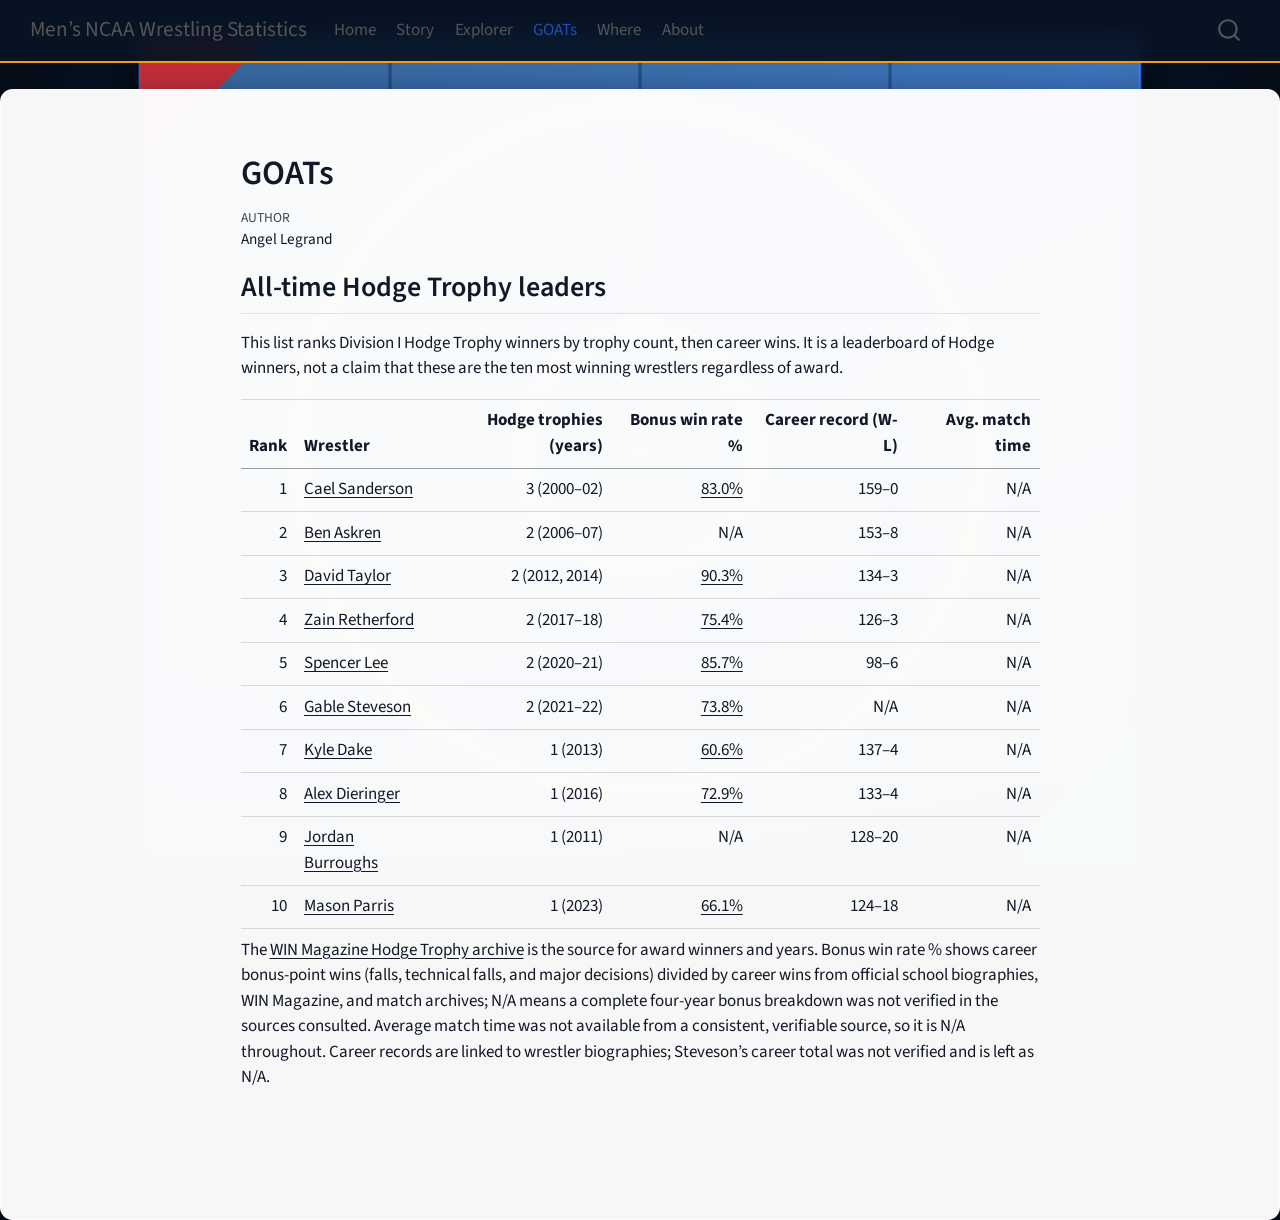
<file: goats.html>
<!DOCTYPE html>
<html xmlns="http://www.w3.org/1999/xhtml" lang="en" xml:lang="en"><head>

<meta charset="utf-8">
<meta name="generator" content="quarto-1.10.19">

<meta name="viewport" content="width=device-width, initial-scale=1.0, user-scalable=yes">

<meta name="author" content="Angel Legrand">

<title>GOATs – Men’s NCAA Wrestling Statistics</title>
<style>
/* Default styles provided by pandoc.
** See https://pandoc.org/MANUAL.html#variables-for-html for config info.
*/
span.smallcaps{font-variant: small-caps;}
div.columns{display: flex; gap: 1.5em;}
div.column{flex: auto;}
@media screen {
div.columns{gap: min(4vw, 1.5em);}
div.column{overflow-x: auto;}
}
div.hanging-indent{margin-left: 1.5em; text-indent: -1.5em;}
ul.task-list{list-style: none;}
ul.task-list li input[type="checkbox"] {
  width: 0.8em;
  margin: 0 0.8em 0.2em -1em; /* quarto-specific, see https://github.com/quarto-dev/quarto-cli/issues/4556 */ 
  vertical-align: middle;
}
</style>


<script src="site_libs/quarto-nav/quarto-nav.js"></script>
<script src="site_libs/quarto-nav/headroom.min.js"></script>
<script src="site_libs/clipboard/clipboard.min.js"></script>
<script src="site_libs/quarto-search/autocomplete.umd.js"></script>
<script src="site_libs/quarto-search/fuse.min.js"></script>
<script src="site_libs/quarto-search/quarto-search.js"></script>
<meta name="quarto:offset" content="./">
<script src="site_libs/quarto-html/quarto.js" type="module"></script>
<script src="site_libs/quarto-html/tabsets/tabsets.js" type="module"></script>
<script src="site_libs/quarto-html/popper.min.js"></script>
<script src="site_libs/quarto-html/tippy.umd.min.js"></script>
<script src="site_libs/quarto-html/anchor.min.js"></script>
<link href="site_libs/quarto-html/tippy.css" rel="stylesheet">
<link href="site_libs/quarto-html/quarto-syntax-highlighting-bf27225e3a48a9273f3daa8f8e829971.css" rel="stylesheet" id="quarto-text-highlighting-styles">
<script src="site_libs/bootstrap/bootstrap.min.js"></script>
<link href="site_libs/bootstrap/bootstrap-icons.css" rel="stylesheet">
<link href="site_libs/bootstrap/bootstrap-977607561cd60f84a551947bb62c3781.min.css" rel="stylesheet" append-hash="true" id="quarto-bootstrap" data-mode="light">
<script id="quarto-search-options" type="application/json">{
  "location": "navbar",
  "copy-button": false,
  "collapse-after": 3,
  "panel-placement": "end",
  "type": "overlay",
  "limit": 50,
  "keyboard-shortcut": [
    "f",
    "/",
    "s"
  ],
  "show-item-context": false,
  "language": {
    "search-no-results-text": "No results",
    "search-matching-documents-text": "matching documents",
    "search-copy-link-title": "Copy link to search",
    "search-hide-matches-text": "Hide additional matches",
    "search-more-match-text": "more match in this document",
    "search-more-matches-text": "more matches in this document",
    "search-clear-button-title": "Clear",
    "search-text-placeholder": "",
    "search-detached-cancel-button-title": "Cancel",
    "search-submit-button-title": "Submit",
    "search-label": "Search"
  }
}</script>


<link rel="stylesheet" href="wrestling-background.css">
</head>

<body class="nav-fixed fullcontent quarto-light">

<div id="quarto-search-results"></div>
  <header id="quarto-header" class="headroom fixed-top">
    <nav class="navbar navbar-expand-lg " data-bs-theme="dark">
      <div class="navbar-container container-fluid">
      <div class="navbar-brand-container mx-auto">
    <a class="navbar-brand" href="./index.html">
    <span class="navbar-title">Men’s NCAA Wrestling Statistics</span>
    </a>
  </div>
            <div id="quarto-search" class="" title="Search"></div>
          <button class="navbar-toggler" type="button" data-bs-toggle="collapse" data-bs-target="#navbarCollapse" aria-controls="navbarCollapse" role="menu" aria-expanded="false" aria-label="Toggle navigation" onclick="if (window.quartoToggleHeadroom) { window.quartoToggleHeadroom(); }">
  <span class="navbar-toggler-icon"></span>
</button>
          <div class="collapse navbar-collapse" id="navbarCollapse">
            <ul class="navbar-nav navbar-nav-scroll me-auto">
  <li class="nav-item">
    <a class="nav-link" href="./index.html"> 
<span class="menu-text">Home</span></a>
  </li>  
  <li class="nav-item">
    <a class="nav-link" href="./story.html"> 
<span class="menu-text">Story</span></a>
  </li>  
  <li class="nav-item">
    <a class="nav-link" href="./explorer.html"> 
<span class="menu-text">Explorer</span></a>
  </li>  
  <li class="nav-item">
    <a class="nav-link active" href="./goats.html" aria-current="page"> 
<span class="menu-text">GOATs</span></a>
  </li>  
  <li class="nav-item">
    <a class="nav-link" href="./where.html"> 
<span class="menu-text">Where</span></a>
  </li>  
  <li class="nav-item">
    <a class="nav-link" href="./about.html"> 
<span class="menu-text">About</span></a>
  </li>  
</ul>
          </div> <!-- /navcollapse -->
            <div class="quarto-navbar-tools">
</div>
      </div> <!-- /container-fluid -->
    </nav>
</header>
<!-- content -->
<div id="quarto-content" class="quarto-container page-columns page-rows-contents page-layout-article page-navbar">
<!-- sidebar -->
<!-- margin-sidebar -->
    
<!-- main -->
<main class="content" id="quarto-document-content">

<header id="title-block-header" class="quarto-title-block default">
<div class="quarto-title">
<h1 class="title">GOATs</h1>
</div>



<div class="quarto-title-meta">

    <div>
    <div class="quarto-title-meta-heading">Author</div>
    <div class="quarto-title-meta-contents">
             <p>Angel Legrand </p>
          </div>
  </div>
    
  
    
  </div>
  


</header>


<section id="all-time-hodge-trophy-leaders" class="level2">
<h2 class="anchored" data-anchor-id="all-time-hodge-trophy-leaders">All-time Hodge Trophy leaders</h2>
<p>This list ranks Division I Hodge Trophy winners by trophy count, then career wins. It is a leaderboard of Hodge winners, not a claim that these are the ten most winning wrestlers regardless of award.</p>
<table class="caption-top table">
<thead>
<tr class="header">
<th style="text-align: right;">Rank</th>
<th>Wrestler</th>
<th style="text-align: right;">Hodge trophies (years)</th>
<th style="text-align: right;">Bonus win rate %</th>
<th style="text-align: right;">Career record (W-L)</th>
<th style="text-align: right;">Avg. match time</th>
</tr>
</thead>
<tbody>
<tr class="odd">
<td style="text-align: right;">1</td>
<td><a href="https://en.wikipedia.org/wiki/Cael_Sanderson">Cael Sanderson</a></td>
<td style="text-align: right;">3 (2000–02)</td>
<td style="text-align: right;"><a href="https://en.wikipedia.org/wiki/Cael_Sanderson#Collegiate_record">83.0%</a></td>
<td style="text-align: right;">159–0</td>
<td style="text-align: right;">N/A</td>
</tr>
<tr class="even">
<td style="text-align: right;">2</td>
<td><a href="https://en.wikipedia.org/wiki/Ben_Askren">Ben Askren</a></td>
<td style="text-align: right;">2 (2006–07)</td>
<td style="text-align: right;">N/A</td>
<td style="text-align: right;">153–8</td>
<td style="text-align: right;">N/A</td>
</tr>
<tr class="odd">
<td style="text-align: right;">3</td>
<td><a href="https://en.wikipedia.org/wiki/David_Taylor_(wrestler)">David Taylor</a></td>
<td style="text-align: right;">2 (2012, 2014)</td>
<td style="text-align: right;"><a href="https://www.win-magazine.com/2014/04/01/david-taylor-wins-2014-dan-hodge-trophy/">90.3%</a></td>
<td style="text-align: right;">134–3</td>
<td style="text-align: right;">N/A</td>
</tr>
<tr class="even">
<td style="text-align: right;">4</td>
<td><a href="https://en.wikipedia.org/wiki/Zain_Retherford">Zain Retherford</a></td>
<td style="text-align: right;">2 (2017–18)</td>
<td style="text-align: right;"><a href="https://gopsusports.com/sports/wrestling/roster/season/2017-18/player/zain-retherford">75.4%</a></td>
<td style="text-align: right;">126–3</td>
<td style="text-align: right;">N/A</td>
</tr>
<tr class="odd">
<td style="text-align: right;">5</td>
<td><a href="https://en.wikipedia.org/wiki/Spencer_Lee_(wrestler)">Spencer Lee</a></td>
<td style="text-align: right;">2 (2020–21)</td>
<td style="text-align: right;"><a href="https://hawkeyesports.com/sports/wrestling/roster/season/2022-23/player/spencer-lee">85.7%</a></td>
<td style="text-align: right;">98–6</td>
<td style="text-align: right;">N/A</td>
</tr>
<tr class="even">
<td style="text-align: right;">6</td>
<td><a href="https://en.wikipedia.org/wiki/Gable_Steveson">Gable Steveson</a></td>
<td style="text-align: right;">2 (2021–22)</td>
<td style="text-align: right;"><a href="https://gophersports.com/sports/wrestling/roster/gable-steveson/22871">73.8%</a></td>
<td style="text-align: right;">N/A</td>
<td style="text-align: right;">N/A</td>
</tr>
<tr class="odd">
<td style="text-align: right;">7</td>
<td><a href="https://en.wikipedia.org/wiki/Kyle_Dake">Kyle Dake</a></td>
<td style="text-align: right;">1 (2013)</td>
<td style="text-align: right;"><a href="https://cornellbigred.com/sports/wrestling/roster/kyle-dake/33432">60.6%</a></td>
<td style="text-align: right;">137–4</td>
<td style="text-align: right;">N/A</td>
</tr>
<tr class="even">
<td style="text-align: right;">8</td>
<td><a href="https://en.wikipedia.org/wiki/Alex_Dieringer">Alex Dieringer</a></td>
<td style="text-align: right;">1 (2016)</td>
<td style="text-align: right;"><a href="https://okstate.com/sports/wrestling/roster/alex-dieringer/3042">72.9%</a></td>
<td style="text-align: right;">133–4</td>
<td style="text-align: right;">N/A</td>
</tr>
<tr class="odd">
<td style="text-align: right;">9</td>
<td><a href="https://en.wikipedia.org/wiki/Jordan_Burroughs">Jordan Burroughs</a></td>
<td style="text-align: right;">1 (2011)</td>
<td style="text-align: right;">N/A</td>
<td style="text-align: right;">128–20</td>
<td style="text-align: right;">N/A</td>
</tr>
<tr class="even">
<td style="text-align: right;">10</td>
<td><a href="https://en.wikipedia.org/wiki/Mason_Parris">Mason Parris</a></td>
<td style="text-align: right;">1 (2023)</td>
<td style="text-align: right;"><a href="https://mgoblue.com/sports/wrestling/roster/mason-parris/23669">66.1%</a></td>
<td style="text-align: right;">124–18</td>
<td style="text-align: right;">N/A</td>
</tr>
</tbody>
</table>
<p>The <a href="https://www.win-magazine.com/win-awards/hodge-trophy/">WIN Magazine Hodge Trophy archive</a> is the source for award winners and years. Bonus win rate % shows career bonus-point wins (falls, technical falls, and major decisions) divided by career wins from official school biographies, WIN Magazine, and match archives; N/A means a complete four-year bonus breakdown was not verified in the sources consulted. Average match time was not available from a consistent, verifiable source, so it is N/A throughout. Career records are linked to wrestler biographies; Steveson’s career total was not verified and is left as N/A.</p>


</section>

</main> <!-- /main -->
<script id="quarto-html-after-body" type="application/javascript">
  window.document.addEventListener("DOMContentLoaded", function (event) {
    const icon = "";
    const anchorJS = new window.AnchorJS();
    anchorJS.options = {
      placement: 'right',
      icon: icon
    };
    anchorJS.add('.anchored');
    const isCodeAnnotation = (el) => {
      for (const clz of el.classList) {
        if (clz.startsWith('code-annotation-')) {                     
          return true;
        }
      }
      return false;
    }
    const onCopySuccess = function(e) {
      // button target
      const button = e.trigger;
      // don't keep focus
      button.blur();
      // flash "checked"
      button.classList.add('code-copy-button-checked');
      var currentTitle = button.getAttribute("title");
      button.setAttribute("title", "Copied!");
      let tooltip;
      if (window.bootstrap) {
        button.setAttribute("data-bs-toggle", "tooltip");
        button.setAttribute("data-bs-placement", "left");
        button.setAttribute("data-bs-title", "Copied!");
        tooltip = new bootstrap.Tooltip(button, 
          { trigger: "manual", 
            customClass: "code-copy-button-tooltip",
            offset: [0, -8]});
        tooltip.show();    
      }
      setTimeout(function() {
        if (tooltip) {
          tooltip.hide();
          button.removeAttribute("data-bs-title");
          button.removeAttribute("data-bs-toggle");
          button.removeAttribute("data-bs-placement");
        }
        button.setAttribute("title", currentTitle);
        button.classList.remove('code-copy-button-checked');
      }, 1000);
      // clear code selection
      e.clearSelection();
    }
    const getTextToCopy = function(trigger) {
      const outerScaffold = trigger.parentElement.cloneNode(true);
      const codeEl = outerScaffold.querySelector('code');
      for (const childEl of codeEl.children) {
        if (isCodeAnnotation(childEl)) {
          childEl.remove();
        }
      }
      return codeEl.innerText;
    }
    const clipboard = new window.ClipboardJS('.code-copy-button:not([data-in-quarto-modal])', {
      text: getTextToCopy
    });
    clipboard.on('success', onCopySuccess);
    if (window.document.getElementById('quarto-embedded-source-code-modal')) {
      const clipboardModal = new window.ClipboardJS('.code-copy-button[data-in-quarto-modal]', {
        text: getTextToCopy,
        container: window.document.getElementById('quarto-embedded-source-code-modal')
      });
      clipboardModal.on('success', onCopySuccess);
    }
      var localhostRegex = new RegExp(/^(?:http|https):\/\/localhost\:?[0-9]*\//);
      var mailtoRegex = new RegExp(/^mailto:/);
        var filterRegex = new RegExp('/' + window.location.host + '/');
      var isInternal = (href) => {
          return filterRegex.test(href) || localhostRegex.test(href) || mailtoRegex.test(href);
      }
      // Inspect non-navigation links and adorn them if external
     var links = window.document.querySelectorAll('a[href]:not(.nav-link):not(.navbar-brand):not(.toc-action):not(.sidebar-link):not(.sidebar-item-toggle):not(.pagination-link):not(.no-external):not([aria-hidden]):not(.dropdown-item):not(.quarto-navigation-tool):not(.about-link)');
      for (var i=0; i<links.length; i++) {
        const link = links[i];
        if (!isInternal(link.href)) {
          // undo the damage that might have been done by quarto-nav.js in the case of
          // links that we want to consider external
          if (link.dataset.originalHref !== undefined) {
            link.href = link.dataset.originalHref;
          }
        }
      }
    function tippyHover(el, contentFn, onTriggerFn, onUntriggerFn) {
      const config = {
        allowHTML: true,
        maxWidth: 500,
        delay: 100,
        arrow: false,
        appendTo: function(el) {
            return el.parentElement;
        },
        interactive: true,
        interactiveBorder: 10,
        theme: 'quarto',
        placement: 'bottom-start',
      };
      if (contentFn) {
        config.content = contentFn;
      }
      if (onTriggerFn) {
        config.onTrigger = onTriggerFn;
      }
      if (onUntriggerFn) {
        config.onUntrigger = onUntriggerFn;
      }
      window.tippy(el, config); 
    }
    const noterefs = window.document.querySelectorAll('a[role="doc-noteref"]');
    for (var i=0; i<noterefs.length; i++) {
      const ref = noterefs[i];
      tippyHover(ref, function() {
        // use id or data attribute instead here
        let href = ref.getAttribute('data-footnote-href') || ref.getAttribute('href');
        try { href = new URL(href).hash; } catch {}
        const id = href.replace(/^#\/?/, "");
        const note = window.document.getElementById(id);
        if (note) {
          return note.innerHTML;
        } else {
          return "";
        }
      });
    }
    const xrefs = window.document.querySelectorAll('a.quarto-xref');
    const processXRef = (id, note) => {
      // Strip column container classes
      const stripColumnClz = (el) => {
        el.classList.remove("page-full", "page-columns");
        if (el.children) {
          for (const child of el.children) {
            stripColumnClz(child);
          }
        }
      }
      stripColumnClz(note)
      if (id === null || id.startsWith('sec-')) {
        // Special case sections, only their first couple elements
        const container = document.createElement("div");
        if (note.children && note.children.length > 2) {
          container.appendChild(note.children[0].cloneNode(true));
          for (let i = 1; i < note.children.length; i++) {
            const child = note.children[i];
            if (child.tagName === "P" && child.innerText === "") {
              continue;
            } else {
              container.appendChild(child.cloneNode(true));
              break;
            }
          }
          if (window.Quarto?.typesetMath) {
            window.Quarto.typesetMath(container);
          }
          return container.innerHTML
        } else {
          if (window.Quarto?.typesetMath) {
            window.Quarto.typesetMath(note);
          }
          return note.innerHTML;
        }
      } else {
        // Remove any anchor links if they are present
        const anchorLink = note.querySelector('a.anchorjs-link');
        if (anchorLink) {
          anchorLink.remove();
        }
        if (window.Quarto?.typesetMath) {
          window.Quarto.typesetMath(note);
        }
        if (note.classList.contains("callout")) {
          return note.outerHTML;
        } else {
          return note.innerHTML;
        }
      }
    }
    for (var i=0; i<xrefs.length; i++) {
      const xref = xrefs[i];
      tippyHover(xref, undefined, function(instance) {
        instance.disable();
        let url = xref.getAttribute('href');
        let hash = undefined; 
        if (url.startsWith('#')) {
          hash = url;
        } else {
          try { hash = new URL(url).hash; } catch {}
        }
        if (hash) {
          const id = hash.replace(/^#\/?/, "");
          const note = window.document.getElementById(id);
          if (note !== null) {
            try {
              const html = processXRef(id, note.cloneNode(true));
              instance.setContent(html);
            } finally {
              instance.enable();
              instance.show();
            }
          } else {
            // See if we can fetch this
            fetch(url.split('#')[0])
            .then(res => res.text())
            .then(html => {
              const parser = new DOMParser();
              const htmlDoc = parser.parseFromString(html, "text/html");
              const note = htmlDoc.getElementById(id);
              if (note !== null) {
                const html = processXRef(id, note);
                instance.setContent(html);
              } 
            }).finally(() => {
              instance.enable();
              instance.show();
            });
          }
        } else {
          // See if we can fetch a full url (with no hash to target)
          // This is a special case and we should probably do some content thinning / targeting
          fetch(url)
          .then(res => res.text())
          .then(html => {
            const parser = new DOMParser();
            const htmlDoc = parser.parseFromString(html, "text/html");
            const note = htmlDoc.querySelector('main.content');
            if (note !== null) {
              // This should only happen for chapter cross references
              // (since there is no id in the URL)
              // remove the first header
              if (note.children.length > 0 && note.children[0].tagName === "HEADER") {
                note.children[0].remove();
              }
              const html = processXRef(null, note);
              instance.setContent(html);
            } 
          }).finally(() => {
            instance.enable();
            instance.show();
          });
        }
      }, function(instance) {
      });
    }
        let selectedAnnoteEl;
        const selectorForAnnotation = ( cell, annotation) => {
          let cellAttr = 'data-code-cell="' + cell + '"';
          let lineAttr = 'data-code-annotation="' +  annotation + '"';
          const selector = 'span[' + cellAttr + '][' + lineAttr + ']';
          return selector;
        }
        const selectCodeLines = (annoteEl) => {
          const doc = window.document;
          const targetCell = annoteEl.getAttribute("data-target-cell");
          const targetAnnotation = annoteEl.getAttribute("data-target-annotation");
          const annoteSpan = window.document.querySelector(selectorForAnnotation(targetCell, targetAnnotation));
          const lines = annoteSpan.getAttribute("data-code-lines").split(",");
          const lineIds = lines.map((line) => {
            return targetCell + "-" + line;
          })
          let top = null;
          let height = null;
          let parent = null;
          if (lineIds.length > 0) {
              //compute the position of the single el (top and bottom and make a div)
              const el = window.document.getElementById(lineIds[0]);
              top = el.offsetTop;
              height = el.offsetHeight;
              parent = el.parentElement.parentElement;
            if (lineIds.length > 1) {
              const lastEl = window.document.getElementById(lineIds[lineIds.length - 1]);
              const bottom = lastEl.offsetTop + lastEl.offsetHeight;
              height = bottom - top;
            }
            if (top !== null && height !== null && parent !== null) {
              // cook up a div (if necessary) and position it 
              let div = window.document.getElementById("code-annotation-line-highlight");
              if (div === null) {
                div = window.document.createElement("div");
                div.setAttribute("id", "code-annotation-line-highlight");
                div.style.position = 'absolute';
                parent.appendChild(div);
              }
              div.style.top = top - 2 + "px";
              div.style.height = height + 4 + "px";
              div.style.left = 0;
              let gutterDiv = window.document.getElementById("code-annotation-line-highlight-gutter");
              if (gutterDiv === null) {
                gutterDiv = window.document.createElement("div");
                gutterDiv.setAttribute("id", "code-annotation-line-highlight-gutter");
                gutterDiv.style.position = 'absolute';
                const codeCell = window.document.getElementById(targetCell);
                const gutter = codeCell.querySelector('.code-annotation-gutter');
                gutter.appendChild(gutterDiv);
              }
              gutterDiv.style.top = top - 2 + "px";
              gutterDiv.style.height = height + 4 + "px";
            }
            selectedAnnoteEl = annoteEl;
          }
        };
        const unselectCodeLines = () => {
          const elementsIds = ["code-annotation-line-highlight", "code-annotation-line-highlight-gutter"];
          elementsIds.forEach((elId) => {
            const div = window.document.getElementById(elId);
            if (div) {
              div.remove();
            }
          });
          selectedAnnoteEl = undefined;
        };
          // Handle positioning of the toggle
      window.addEventListener(
        "resize",
        throttle(() => {
          elRect = undefined;
          if (selectedAnnoteEl) {
            selectCodeLines(selectedAnnoteEl);
          }
        }, 10)
      );
      function throttle(fn, ms) {
      let throttle = false;
      let timer;
        return (...args) => {
          if(!throttle) { // first call gets through
              fn.apply(this, args);
              throttle = true;
          } else { // all the others get throttled
              if(timer) clearTimeout(timer); // cancel #2
              timer = setTimeout(() => {
                fn.apply(this, args);
                timer = throttle = false;
              }, ms);
          }
        };
      }
        // Attach click handler to the DT
        const annoteDls = window.document.querySelectorAll('dt[data-target-cell]');
        for (const annoteDlNode of annoteDls) {
          annoteDlNode.addEventListener('click', (event) => {
            const clickedEl = event.target;
            if (clickedEl !== selectedAnnoteEl) {
              unselectCodeLines();
              const activeEl = window.document.querySelector('dt[data-target-cell].code-annotation-active');
              if (activeEl) {
                activeEl.classList.remove('code-annotation-active');
              }
              selectCodeLines(clickedEl);
              clickedEl.classList.add('code-annotation-active');
            } else {
              // Unselect the line
              unselectCodeLines();
              clickedEl.classList.remove('code-annotation-active');
            }
          });
        }
    const findCites = (el) => {
      const parentEl = el.parentElement;
      if (parentEl) {
        const cites = parentEl.dataset.cites;
        if (cites) {
          return {
            el,
            cites: cites.split(' ')
          };
        } else {
          return findCites(el.parentElement)
        }
      } else {
        return undefined;
      }
    };
    var bibliorefs = window.document.querySelectorAll('a[role="doc-biblioref"]');
    for (var i=0; i<bibliorefs.length; i++) {
      const ref = bibliorefs[i];
      const citeInfo = findCites(ref);
      if (citeInfo) {
        tippyHover(citeInfo.el, function() {
          var popup = window.document.createElement('div');
          citeInfo.cites.forEach(function(cite) {
            var citeDiv = window.document.createElement('div');
            citeDiv.classList.add('hanging-indent');
            citeDiv.classList.add('csl-entry');
            var biblioDiv = window.document.getElementById('ref-' + cite);
            if (biblioDiv) {
              citeDiv.innerHTML = biblioDiv.innerHTML;
            }
            popup.appendChild(citeDiv);
          });
          return popup.innerHTML;
        });
      }
    }
  });
  </script>
</div> <!-- /content -->




</body></html>
</file>
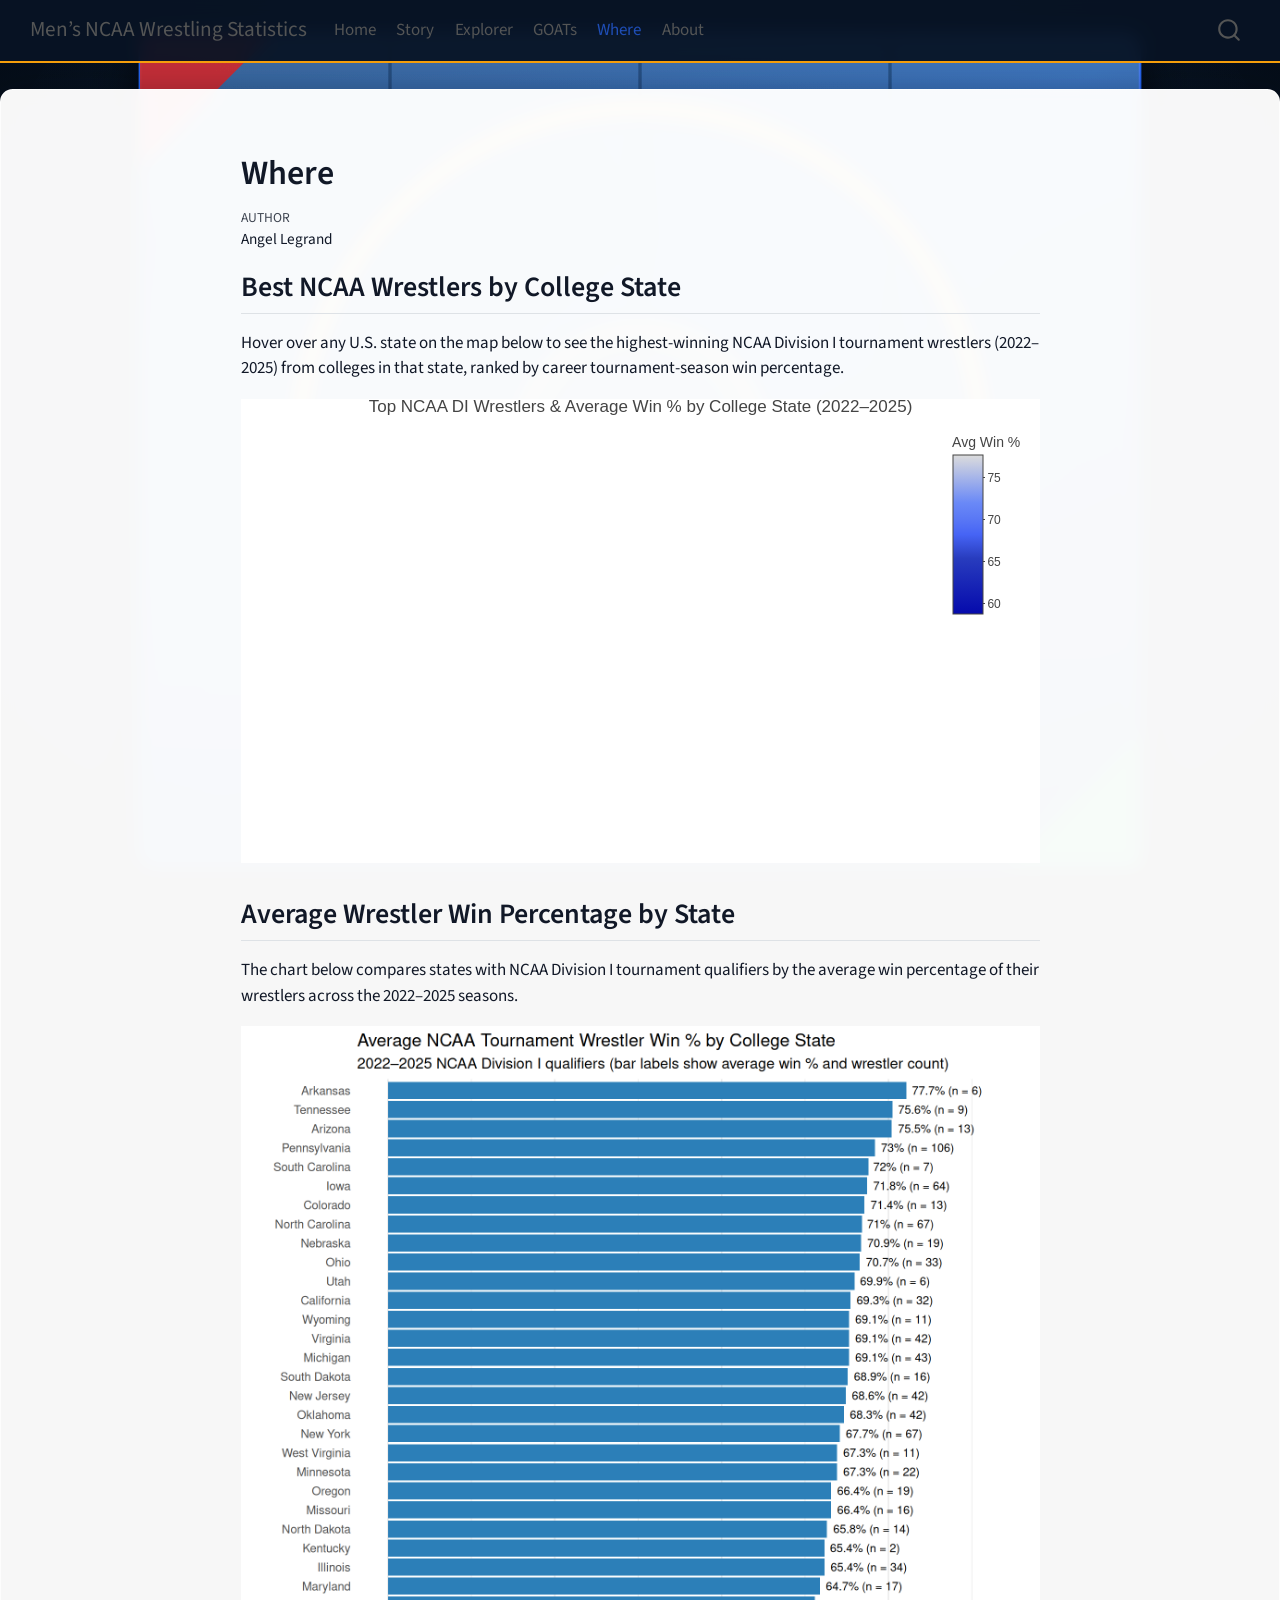
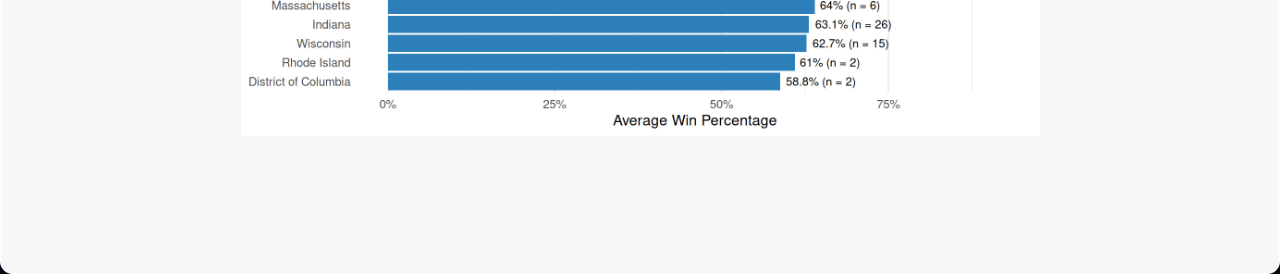
<file: where.html>
<!DOCTYPE html>
<html xmlns="http://www.w3.org/1999/xhtml" lang="en" xml:lang="en"><head>

<meta charset="utf-8">
<meta name="generator" content="quarto-1.10.19">

<meta name="viewport" content="width=device-width, initial-scale=1.0, user-scalable=yes">

<meta name="author" content="Angel Legrand">

<title>Where – Men’s NCAA Wrestling Statistics</title>
<style>
/* Default styles provided by pandoc.
** See https://pandoc.org/MANUAL.html#variables-for-html for config info.
*/
span.smallcaps{font-variant: small-caps;}
div.columns{display: flex; gap: 1.5em;}
div.column{flex: auto;}
@media screen {
div.columns{gap: min(4vw, 1.5em);}
div.column{overflow-x: auto;}
}
div.hanging-indent{margin-left: 1.5em; text-indent: -1.5em;}
ul.task-list{list-style: none;}
ul.task-list li input[type="checkbox"] {
  width: 0.8em;
  margin: 0 0.8em 0.2em -1em; /* quarto-specific, see https://github.com/quarto-dev/quarto-cli/issues/4556 */ 
  vertical-align: middle;
}
</style>


<script src="site_libs/quarto-nav/quarto-nav.js"></script>
<script src="site_libs/quarto-nav/headroom.min.js"></script>
<script src="site_libs/clipboard/clipboard.min.js"></script>
<script src="site_libs/quarto-search/autocomplete.umd.js"></script>
<script src="site_libs/quarto-search/fuse.min.js"></script>
<script src="site_libs/quarto-search/quarto-search.js"></script>
<meta name="quarto:offset" content="./">
<script src="site_libs/quarto-html/quarto.js" type="module"></script>
<script src="site_libs/quarto-html/tabsets/tabsets.js" type="module"></script>
<script src="site_libs/quarto-html/popper.min.js"></script>
<script src="site_libs/quarto-html/tippy.umd.min.js"></script>
<script src="site_libs/quarto-html/anchor.min.js"></script>
<link href="site_libs/quarto-html/tippy.css" rel="stylesheet">
<link href="site_libs/quarto-html/quarto-syntax-highlighting-bf27225e3a48a9273f3daa8f8e829971.css" rel="stylesheet" id="quarto-text-highlighting-styles">
<script src="site_libs/bootstrap/bootstrap.min.js"></script>
<link href="site_libs/bootstrap/bootstrap-icons.css" rel="stylesheet">
<link href="site_libs/bootstrap/bootstrap-977607561cd60f84a551947bb62c3781.min.css" rel="stylesheet" append-hash="true" id="quarto-bootstrap" data-mode="light">
<script id="quarto-search-options" type="application/json">{
  "location": "navbar",
  "copy-button": false,
  "collapse-after": 3,
  "panel-placement": "end",
  "type": "overlay",
  "limit": 50,
  "keyboard-shortcut": [
    "f",
    "/",
    "s"
  ],
  "show-item-context": false,
  "language": {
    "search-no-results-text": "No results",
    "search-matching-documents-text": "matching documents",
    "search-copy-link-title": "Copy link to search",
    "search-hide-matches-text": "Hide additional matches",
    "search-more-match-text": "more match in this document",
    "search-more-matches-text": "more matches in this document",
    "search-clear-button-title": "Clear",
    "search-text-placeholder": "",
    "search-detached-cancel-button-title": "Cancel",
    "search-submit-button-title": "Submit",
    "search-label": "Search"
  }
}</script>
<link href="site_libs/htmltools-fill-0.5.9/fill.css" rel="stylesheet">
<script src="site_libs/htmlwidgets-1.6.4/htmlwidgets.js"></script>
<script src="site_libs/plotly-binding-4.12.1/plotly.js"></script>
<script src="site_libs/typedarray-0.1/typedarray.min.js"></script>
<script src="site_libs/jquery-3.5.1/jquery.min.js"></script>
<link href="site_libs/crosstalk-1.2.2/css/crosstalk.min.css" rel="stylesheet">
<script src="site_libs/crosstalk-1.2.2/js/crosstalk.min.js"></script>
<link href="site_libs/plotly-htmlwidgets-css-2.25.2/plotly-htmlwidgets.css" rel="stylesheet">
<script src="site_libs/plotly-main-2.25.2/plotly-latest.min.js"></script>


<link rel="stylesheet" href="wrestling-background.css">
</head>

<body class="nav-fixed fullcontent quarto-light">

<div id="quarto-search-results"></div>
  <header id="quarto-header" class="headroom fixed-top">
    <nav class="navbar navbar-expand-lg " data-bs-theme="dark">
      <div class="navbar-container container-fluid">
      <div class="navbar-brand-container mx-auto">
    <a class="navbar-brand" href="./index.html">
    <span class="navbar-title">Men’s NCAA Wrestling Statistics</span>
    </a>
  </div>
            <div id="quarto-search" class="" title="Search"></div>
          <button class="navbar-toggler" type="button" data-bs-toggle="collapse" data-bs-target="#navbarCollapse" aria-controls="navbarCollapse" role="menu" aria-expanded="false" aria-label="Toggle navigation" onclick="if (window.quartoToggleHeadroom) { window.quartoToggleHeadroom(); }">
  <span class="navbar-toggler-icon"></span>
</button>
          <div class="collapse navbar-collapse" id="navbarCollapse">
            <ul class="navbar-nav navbar-nav-scroll me-auto">
  <li class="nav-item">
    <a class="nav-link" href="./index.html"> 
<span class="menu-text">Home</span></a>
  </li>  
  <li class="nav-item">
    <a class="nav-link" href="./story.html"> 
<span class="menu-text">Story</span></a>
  </li>  
  <li class="nav-item">
    <a class="nav-link" href="./explorer.html"> 
<span class="menu-text">Explorer</span></a>
  </li>  
  <li class="nav-item">
    <a class="nav-link" href="./goats.html"> 
<span class="menu-text">GOATs</span></a>
  </li>  
  <li class="nav-item">
    <a class="nav-link active" href="./where.html" aria-current="page"> 
<span class="menu-text">Where</span></a>
  </li>  
  <li class="nav-item">
    <a class="nav-link" href="./about.html"> 
<span class="menu-text">About</span></a>
  </li>  
</ul>
          </div> <!-- /navcollapse -->
            <div class="quarto-navbar-tools">
</div>
      </div> <!-- /container-fluid -->
    </nav>
</header>
<!-- content -->
<div id="quarto-content" class="quarto-container page-columns page-rows-contents page-layout-article page-navbar">
<!-- sidebar -->
<!-- margin-sidebar -->
    
<!-- main -->
<main class="content" id="quarto-document-content">

<header id="title-block-header" class="quarto-title-block default">
<div class="quarto-title">
<h1 class="title">Where</h1>
</div>



<div class="quarto-title-meta">

    <div>
    <div class="quarto-title-meta-heading">Author</div>
    <div class="quarto-title-meta-contents">
             <p>Angel Legrand </p>
          </div>
  </div>
    
  
    
  </div>
  


</header>


<section id="best-ncaa-wrestlers-by-college-state" class="level2">
<h2 class="anchored" data-anchor-id="best-ncaa-wrestlers-by-college-state">Best NCAA Wrestlers by College State</h2>
<p>Hover over any U.S. state on the map below to see the highest-winning NCAA Division I tournament wrestlers (2022–2025) from colleges in that state, ranked by career tournament-season win percentage.</p>
<div class="cell">
<div class="cell-output-display">
<div class="plotly html-widget html-fill-item" id="htmlwidget-548b29f4b3458c5a305f" style="width:100%;height:464px;"></div>
<script type="application/json" data-for="htmlwidget-548b29f4b3458c5a305f">{"x":{"visdat":{"2ee2697d498":["function () ","plotlyVisDat"],"2ee236619610":["function () ","data"],"2ee25f3a68cc":["function () ","data"]},"cur_data":"2ee25f3a68cc","attrs":{"2ee236619610":{"locationmode":"USA-states","alpha_stroke":1,"sizes":[10,100],"spans":[1,20],"z":0,"locations":{},"text":{},"hoverinfo":"text","colorscale":[["0","#e5e7eb"],["1","#e5e7eb"]],"showscale":false,"marker":{"line":{"color":"#ffffff","width":1.2}},"inherit":true},"2ee25f3a68cc":{"locationmode":"USA-states","alpha_stroke":1,"sizes":[10,100],"spans":[1,20],"z":{},"locations":{},"text":{},"hoverinfo":"text","colorscale":"Blues","colorbar":{"title":"Avg Win %"},"marker":{"line":{"color":"#ffffff","width":1.2}},"inherit":true}},"layout":{"margin":{"b":40,"l":60,"t":25,"r":10},"mapType":"geo","title":"Top NCAA DI Wrestlers & Average Win % by College State (2022–2025)","geo":{"domain":{"x":[0,1],"y":[0,1]},"scope":"usa","projection":{"type":"albers usa"},"lakecolor":"#ffffff"},"scene":{"zaxis":{"title":"avg_win_pct"}},"hovermode":"closest","showlegend":false,"legend":{"yanchor":"top","y":0.5}},"source":"A","config":{"modeBarButtonsToAdd":["hoverclosest","hovercompare"],"showSendToCloud":false},"data":[{"colorbar":{"title":"avg_win_pct","ticklen":2},"colorscale":[["0","#e5e7eb"],["1","#e5e7eb"]],"showscale":false,"locationmode":"USA-states","z":[0,0,0,0,0,0,0,0,0,0,0,0,0,0,0,0,0,0,0],"locations":["AL","AK","CT","DE","FL","GA","HI","ID","KS","LA","ME","MS","MT","NV","NH","NM","TX","VT","WA"],"text":["<b>Alabama<\/b><br>No NCAA DI tournament wrestlers (2022–2025)","<b>Alaska<\/b><br>No NCAA DI tournament wrestlers (2022–2025)","<b>Connecticut<\/b><br>No NCAA DI tournament wrestlers (2022–2025)","<b>Delaware<\/b><br>No NCAA DI tournament wrestlers (2022–2025)","<b>Florida<\/b><br>No NCAA DI tournament wrestlers (2022–2025)","<b>Georgia<\/b><br>No NCAA DI tournament wrestlers (2022–2025)","<b>Hawaii<\/b><br>No NCAA DI tournament wrestlers (2022–2025)","<b>Idaho<\/b><br>No NCAA DI tournament wrestlers (2022–2025)","<b>Kansas<\/b><br>No NCAA DI tournament wrestlers (2022–2025)","<b>Louisiana<\/b><br>No NCAA DI tournament wrestlers (2022–2025)","<b>Maine<\/b><br>No NCAA DI tournament wrestlers (2022–2025)","<b>Mississippi<\/b><br>No NCAA DI tournament wrestlers (2022–2025)","<b>Montana<\/b><br>No NCAA DI tournament wrestlers (2022–2025)","<b>Nevada<\/b><br>No NCAA DI tournament wrestlers (2022–2025)","<b>New Hampshire<\/b><br>No NCAA DI tournament wrestlers (2022–2025)","<b>New Mexico<\/b><br>No NCAA DI tournament wrestlers (2022–2025)","<b>Texas<\/b><br>No NCAA DI tournament wrestlers (2022–2025)","<b>Vermont<\/b><br>No NCAA DI tournament wrestlers (2022–2025)","<b>Washington<\/b><br>No NCAA DI tournament wrestlers (2022–2025)"],"hoverinfo":["text","text","text","text","text","text","text","text","text","text","text","text","text","text","text","text","text","text","text"],"marker":{"line":{"color":"#ffffff","width":1.2}},"type":"choropleth","geo":"geo","frame":null},{"colorbar":{"title":"Avg Win %","ticklen":2,"len":0.5,"lenmode":"fraction","y":1,"yanchor":"top"},"colorscale":"Blues","showscale":true,"locationmode":"USA-states","z":[75.5,77.700000000000003,69.299999999999997,71.400000000000006,65.400000000000006,63.100000000000001,71.799999999999997,65.400000000000006,64.700000000000003,64,69.099999999999994,67.299999999999997,66.400000000000006,70.900000000000006,68.599999999999994,67.700000000000003,71,65.799999999999997,70.700000000000003,68.299999999999997,66.400000000000006,73,61,72,68.900000000000006,75.599999999999994,69.900000000000006,69.099999999999994,67.299999999999997,62.700000000000003,69.099999999999994,58.799999999999997],"locations":["AZ","AR","CA","CO","IL","IN","IA","KY","MD","MA","MI","MN","MO","NE","NJ","NY","NC","ND","OH","OK","OR","PA","RI","SC","SD","TN","UT","VA","WV","WI","WY","DC"],"text":["<b>Arizona<\/b><br>Average Win %: 75.5% (13 wrestlers)<br><br><b>Top Wrestlers by Win %:<\/b><br>• Valencia (Arizona State) — 100% (2-0)<br>• Michael McGee (Arizona State) — 87.7% (50-7)<br>• Jacori Teemer (Arizona State) — 87% (47-7)<br>• Cohlton Schultz (Arizona State) — 85% (85-15)<br>• Kyle Parco (Arizona State) — 83.5% (76-15)","<b>Arkansas<\/b><br>Average Win %: 77.7% (6 wrestlers)<br><br><b>Top Wrestlers by Win %:<\/b><br>• Nasir Bailey (Little Rock) — 85% (51-9)<br>• Stephen Little (Little Rock) — 83.3% (50-10)<br>• Jordan Williams (Little Rock) — 81.2% (26-6)<br>• Joseph Bianchi (Little Rock) — 75% (36-12)<br>• Matty Bianchi (Little Rock) — 73.3% (44-16)","<b>California<\/b><br>Average Win %: 69.3% (32 wrestlers)<br><br><b>Top Wrestlers by Win %:<\/b><br>• AJ Ferrari (CSU Bakersfield) — 95.7% (22-1)<br>• Evan Wick (Cal Poly) — 95.7% (22-1)<br>• Bernie Truax (Cal Poly) — 86% (37-6)<br>• Jake Andrews (CSU Bakersfield) — 84.4% (27-5)<br>• Shane Griffith (Stanford) — 81.8% (45-10)","<b>Colorado<\/b><br>Average Win %: 71.4% (13 wrestlers)<br><br><b>Top Wrestlers by Win %:<\/b><br>• Wyatt Hendrickson (Air Force) — 93.3% (84-6)<br>• Andrew Alirez (Northern Colorado) — 89.7% (70-8)<br>• Dominick Serrano (Northern Colorado) — 82.8% (48-10)<br>• Stevo Poulin (Northern Colorado) — 80.2% (77-19)<br>• Vinny Zerban (Northern Colorado) — 74.2% (69-24)","<b>Illinois<\/b><br>Average Win %: 65.4% (34 wrestlers)<br><br><b>Top Wrestlers by Win %:<\/b><br>• Ryan Deakin (Northwestern) — 100% (18-0)<br>• Lucas Byrd (Illinois) — 87% (80-12)<br>• Colton McKiernan (SIU Edwardsville) — 85.7% (30-5)<br>• Izzak Olejnik (Northern Illinois) — 83.8% (57-11)<br>• Brit Wilson (Northern Illinois) — 81.2% (26-6)","<b>Indiana<\/b><br>Average Win %: 63.1% (26 wrestlers)<br><br><b>Top Wrestlers by Win %:<\/b><br>• Matt Ramos (Purdue) — 82% (114-25)<br>• Brayton Lee (Indiana) — 76.5% (13-4)<br>• Devin Schroder (Purdue) — 76% (19-6)<br>• Thomas Penola (Purdue) — 72.7% (24-9)<br>• Danny Fongaro (Indiana) — 71% (22-9)","<b>Iowa<\/b><br>Average Win %: 71.8% (64 wrestlers)<br><br><b>Top Wrestlers by Win %:<\/b><br>• Stephen Buchanan (Iowa) — 96.3% (26-1)<br>• Parker Keckeisen (Northern Iowa) — 95.8% (115-5)<br>• David Carr (Iowa State) — 95.3% (81-4)<br>• Alex Marinelli (Iowa) — 89.3% (25-3)<br>• Real Woods (Iowa) — 87.8% (43-6)","<b>Kentucky<\/b><br>Average Win %: 65.4% (2 wrestlers)<br><br><b>Top Wrestlers by Win %:<\/b><br>• Devan Hendricks (Bellarmine) — 65.6% (21-11)<br>• AJ Rallo (Bellarmine) — 65.2% (15-8)","<b>Maryland<\/b><br>Average Win %: 64.7% (17 wrestlers)<br><br><b>Top Wrestlers by Win %:<\/b><br>• Grady Griess (Navy) — 76.5% (62-19)<br>• Andrew Cerniglia (Navy) — 76.1% (51-16)<br>• Josh Koderhandt (Navy) — 74.8% (107-36)<br>• Ethen Miller (Maryland) — 74.7% (68-23)<br>• Braxton Brown (Maryland) — 73.2% (71-26)","<b>Massachusetts<\/b><br>Average Win %: 64% (6 wrestlers)<br><br><b>Top Wrestlers by Win %:<\/b><br>• Yaraslau Slavikouski (Harvard) — 83.3% (30-6)<br>• Philip Conigliaro (Harvard) — 76.6% (59-18)<br>• Diego Sotelo (Harvard) — 64.5% (40-22)<br>• Jack Crook (Harvard) — 57.7% (15-11)<br>• James Harrington (Harvard) — 51.7% (15-14)","<b>Michigan<\/b><br>Average Win %: 69.1% (43 wrestlers)<br><br><b>Top Wrestlers by Win %:<\/b><br>• Nick Suriano (Michigan) — 100% (16-0)<br>• Myles Amine (Michigan) — 90.9% (20-2)<br>• Mason Parris (Michigan) — 89.8% (53-6)<br>• Jacob Cardenas (Michigan) — 88.9% (24-3)<br>• Logan Massa (Michigan) — 83.3% (20-4)","<b>Minnesota<\/b><br>Average Win %: 67.3% (22 wrestlers)<br><br><b>Top Wrestlers by Win %:<\/b><br>• Gable Steveson (Minnesota) — 97.3% (36-1)<br>• Max McEnelly (Minnesota) — 92.6% (25-2)<br>• Aaron Nagao (Minnesota) — 79.3% (23-6)<br>• Tommy Askey (Minnesota) — 78.8% (26-7)<br>• Vance VomBaur (Minnesota) — 78.8% (26-7)","<b>Missouri<\/b><br>Average Win %: 66.4% (16 wrestlers)<br><br><b>Top Wrestlers by Win %:<\/b><br>• Keegan O'Toole (Missouri) — 95.7% (89-4)<br>• Zach Elam (Missouri) — 80.5% (70-17)<br>• Rocky Elam (Missouri) — 77.9% (53-15)<br>• Brock Mauller (Missouri) — 76.6% (36-11)<br>• Cam Steed (Missouri) — 73.1% (19-7)","<b>Nebraska<\/b><br>Average Win %: 70.9% (19 wrestlers)<br><br><b>Top Wrestlers by Win %:<\/b><br>• Ridge Lovett (Nebraska) — 88.4% (76-10)<br>• Mikey Labriola (Nebraska) — 86.9% (53-8)<br>• Eric Schultz (Nebraska) — 83.3% (20-4)<br>• Liam Cronin (Nebraska) — 80% (24-6)<br>• Brock Hardy (Nebraska) — 79.6% (82-21)","<b>New Jersey<\/b><br>Average Win %: 68.6% (42 wrestlers)<br><br><b>Top Wrestlers by Win %:<\/b><br>• Sebastian Rivera (Rutgers) — 96.8% (30-1)<br>• Pat Glory (Princeton) — 95.7% (45-2)<br>• Quincy Monday (Princeton) — 87.9% (51-7)<br>• Ethan Laird (Rider) — 87.5% (28-4)<br>• Ty Whalen (Princeton) — 80.8% (21-5)","<b>New York<\/b><br>Average Win %: 67.7% (67 wrestlers)<br><br><b>Top Wrestlers by Win %:<\/b><br>• Yianni Diakomihalis (Cornell) — 98% (49-1)<br>• Vito Arujau (Cornell) — 92.5% (62-5)<br>• Meyer Shapiro (Cornell) — 88% (44-6)<br>• Lou Deprez (Binghamton) — 85.5% (53-9)<br>• Chris Foca (Cornell) — 82.6% (100-21)","<b>North Carolina<\/b><br>Average Win %: 71% (67 wrestlers)<br><br><b>Top Wrestlers by Win %:<\/b><br>• Trent Hidlay (NC State) — 92.4% (73-6)<br>• Tariq Wilson (NC State) — 90.5% (19-2)<br>• Austin O'Connor (North Carolina) — 89.8% (44-5)<br>• Vincent Robinson (NC State) — 88.5% (23-3)<br>• Hayden Hidlay (NC State) — 86.4% (19-3)","<b>North Dakota<\/b><br>Average Win %: 65.8% (14 wrestlers)<br><br><b>Top Wrestlers by Win %:<\/b><br>• Jared Franek (North Dakota State) — 86.7% (52-8)<br>• Michael Caliendo III (North Dakota State) — 84.8% (28-5)<br>• Gaven Sax (North Dakota State) — 74.1% (20-7)<br>• Kellyn March (North Dakota State) — 72.7% (24-9)<br>• Luke Weber (North Dakota State) — 71% (22-9)","<b>Ohio<\/b><br>Average Win %: 70.7% (33 wrestlers)<br><br><b>Top Wrestlers by Win %:<\/b><br>• Sammy Sasso (Ohio State) — 88.5% (54-7)<br>• Jesse Mendez (Ohio State) — 84.9% (79-14)<br>• Rocco Welsh (Ohio State) — 83.9% (26-5)<br>• Brandon Cannon (Ohio State) — 82.1% (23-5)<br>• Peyten Kellar (Ohio) — 79.7% (51-13)","<b>Oklahoma<\/b><br>Average Win %: 68.3% (42 wrestlers)<br><br><b>Top Wrestlers by Win %:<\/b><br>• Wyatt Hendrickson (Oklahoma State) — 100% (27-0)<br>• Dean Hamiti (Oklahoma State) — 96.4% (27-1)<br>• Daton Fix (Oklahoma State) — 95% (76-4)<br>• Stephen Buchanan (Oklahoma) — 90.9% (30-3)<br>• Dustin Plott (Oklahoma State) — 81.1% (99-23)","<b>Oregon<\/b><br>Average Win %: 66.4% (19 wrestlers)<br><br><b>Top Wrestlers by Win %:<\/b><br>• Trey Munoz (Oregon State) — 82.4% (84-18)<br>• Grant Willits (Oregon State) — 80.6% (29-7)<br>• Gary Traub (Oregon State) — 76.7% (23-7)<br>• Christopher Hamblin (Oregon State) — 73.3% (22-8)<br>• Devan Turner (Oregon State) — 72.7% (24-9)","<b>Pennsylvania<\/b><br>Average Win %: 73% (106 wrestlers)<br><br><b>Top Wrestlers by Win %:<\/b><br>• Nick Lee (Penn State) — 100% (22-0)<br>• Mitchell Mesenbrink (Penn State) — 98.1% (53-1)<br>• Carter Starocci (Penn State) — 97.8% (90-2)<br>• Roman Bravo-Young (Penn State) — 97.7% (42-1)<br>• Aaron Brooks (Penn State) — 96.8% (60-2)","<b>Rhode Island<\/b><br>Average Win %: 61% (2 wrestlers)<br><br><b>Top Wrestlers by Win %:<\/b><br>• Blake Saito (Brown) — 75% (21-7)<br>• Mike Joyce (Brown) — 47.1% (8-9)","<b>South Carolina<\/b><br>Average Win %: 72% (7 wrestlers)<br><br><b>Top Wrestlers by Win %:<\/b><br>• Carson DesRosier (The Citadel) — 78.8% (26-7)<br>• Patrick Brophy (The Citadel) — 75.9% (22-7)<br>• Thomas Snipes (The Citadel) — 75.7% (28-9)<br>• Dazjon Casto (The Citadel) — 74.2% (23-8)<br>• Gylon Sims (The Citadel) — 73.5% (25-9)","<b>South Dakota<\/b><br>Average Win %: 68.9% (16 wrestlers)<br><br><b>Top Wrestlers by Win %:<\/b><br>• Tanner Sloan (South Dakota State) — 85.2% (75-13)<br>• Bennett Berge (South Dakota State) — 78.8% (52-14)<br>• Cade DeVos (South Dakota State) — 77.7% (108-31)<br>• Clay Carlson (South Dakota State) — 75.7% (78-25)<br>• Drake Rhodes (South Dakota State) — 74.1% (20-7)","<b>Tennessee<\/b><br>Average Win %: 75.6% (9 wrestlers)<br><br><b>Top Wrestlers by Win %:<\/b><br>• Isaiah Powe (Chattanooga) — 86.2% (25-4)<br>• Sergio Desiante (Chattanooga) — 85.2% (23-4)<br>• Rocky Jordan (Chattanooga) — 83.3% (20-4)<br>• Brayden Palmer (Chattanooga) — 75.9% (66-21)<br>• Fabian Gutierrez (Chattanooga) — 75% (21-7)","<b>Utah<\/b><br>Average Win %: 69.9% (6 wrestlers)<br><br><b>Top Wrestlers by Win %:<\/b><br>• Terrell Barraclough (Utah Valley) — 88.9% (32-4)<br>• Demetrius Romero (Utah Valley) — 77.3% (17-5)<br>• Haiden Drury (Utah Valley) — 71.4% (20-8)<br>• Taylor LaMont (Utah Valley) — 66.7% (12-6)<br>• Evan Bockman (Utah Valley) — 65.1% (54-29)","<b>Virginia<\/b><br>Average Win %: 69.1% (42 wrestlers)<br><br><b>Top Wrestlers by Win %:<\/b><br>• Caleb Henson (Virginia Tech) — 90.8% (79-8)<br>• Mekhi Lewis (Virginia Tech) — 90.4% (66-7)<br>• Korbin Myers (Virginia Tech) — 84.6% (22-4)<br>• Nathan Traxler (Virginia Tech) — 84% (21-4)<br>• Peter Pappas (George Mason) — 82.8% (24-5)","<b>West Virginia<\/b><br>Average Win %: 67.3% (11 wrestlers)<br><br><b>Top Wrestlers by Win %:<\/b><br>• Peyton Hall (West Virginia) — 83.7% (118-23)<br>• Ty Watters (West Virginia) — 83.3% (30-6)<br>• Killian Cardinale (West Virginia) — 80.6% (29-7)<br>• Brody Conley (West Virginia) — 72.7% (24-9)<br>• Jett Strickenberger (West Virginia) — 70.9% (39-16)","<b>Wisconsin<\/b><br>Average Win %: 62.7% (15 wrestlers)<br><br><b>Top Wrestlers by Win %:<\/b><br>• Dean Hamiti (Wisconsin) — 84.4% (81-15)<br>• Austin Gomez (Wisconsin) — 77.8% (35-10)<br>• Nicolar Rivera (Wisconsin) — 77.4% (24-7)<br>• Eric Barnett (Wisconsin) — 77.1% (74-22)<br>• Zan Fugitt (Wisconsin) — 72.7% (24-9)","<b>Wyoming<\/b><br>Average Win %: 69.1% (11 wrestlers)<br><br><b>Top Wrestlers by Win %:<\/b><br>• Stephen Buchanan (Wyoming) — 90.3% (28-3)<br>• Hayden Hastings (Wyoming) — 73.5% (25-9)<br>• Jore Volk (Wyoming) — 73.2% (52-19)<br>• Jacob Wright (Wyoming) — 72.2% (39-15)<br>• Joseph Novak (Wyoming) — 71.6% (53-21)","<b>District of Columbia<\/b><br>Average Win %: 58.8% (2 wrestlers)<br><br><b>Top Wrestlers by Win %:<\/b><br>• Jack Maida (American) — 59.5% (22-15)<br>• Maximilian Leete (American) — 58.1% (18-13)"],"hoverinfo":["text","text","text","text","text","text","text","text","text","text","text","text","text","text","text","text","text","text","text","text","text","text","text","text","text","text","text","text","text","text","text","text"],"marker":{"line":{"color":"#ffffff","width":1.2}},"type":"choropleth","geo":"geo","frame":null}],"highlight":{"on":"plotly_click","persistent":false,"dynamic":false,"selectize":false,"opacityDim":0.20000000000000001,"selected":{"opacity":1},"debounce":0},"shinyEvents":["plotly_hover","plotly_click","plotly_selected","plotly_relayout","plotly_brushed","plotly_brushing","plotly_clickannotation","plotly_doubleclick","plotly_deselect","plotly_afterplot","plotly_sunburstclick"],"base_url":"https://plot.ly"},"evals":[],"jsHooks":[]}</script>
</div>
</div>
</section>
<section id="average-wrestler-win-percentage-by-state" class="level2">
<h2 class="anchored" data-anchor-id="average-wrestler-win-percentage-by-state">Average Wrestler Win Percentage by State</h2>
<p>The chart below compares states with NCAA Division I tournament qualifiers by the average win percentage of their wrestlers across the 2022–2025 seasons.</p>
<div class="cell">
<div class="cell-output-display">
<div>
<figure class="figure">
<p><img src="where_files/figure-html/unnamed-chunk-2-1.png" class="img-fluid figure-img" width="864"></p>
</figure>
</div>
</div>
</div>


</section>

</main> <!-- /main -->
<script id="quarto-html-after-body" type="application/javascript">
  window.document.addEventListener("DOMContentLoaded", function (event) {
    const icon = "";
    const anchorJS = new window.AnchorJS();
    anchorJS.options = {
      placement: 'right',
      icon: icon
    };
    anchorJS.add('.anchored');
    const isCodeAnnotation = (el) => {
      for (const clz of el.classList) {
        if (clz.startsWith('code-annotation-')) {                     
          return true;
        }
      }
      return false;
    }
    const onCopySuccess = function(e) {
      // button target
      const button = e.trigger;
      // don't keep focus
      button.blur();
      // flash "checked"
      button.classList.add('code-copy-button-checked');
      var currentTitle = button.getAttribute("title");
      button.setAttribute("title", "Copied!");
      let tooltip;
      if (window.bootstrap) {
        button.setAttribute("data-bs-toggle", "tooltip");
        button.setAttribute("data-bs-placement", "left");
        button.setAttribute("data-bs-title", "Copied!");
        tooltip = new bootstrap.Tooltip(button, 
          { trigger: "manual", 
            customClass: "code-copy-button-tooltip",
            offset: [0, -8]});
        tooltip.show();    
      }
      setTimeout(function() {
        if (tooltip) {
          tooltip.hide();
          button.removeAttribute("data-bs-title");
          button.removeAttribute("data-bs-toggle");
          button.removeAttribute("data-bs-placement");
        }
        button.setAttribute("title", currentTitle);
        button.classList.remove('code-copy-button-checked');
      }, 1000);
      // clear code selection
      e.clearSelection();
    }
    const getTextToCopy = function(trigger) {
      const outerScaffold = trigger.parentElement.cloneNode(true);
      const codeEl = outerScaffold.querySelector('code');
      for (const childEl of codeEl.children) {
        if (isCodeAnnotation(childEl)) {
          childEl.remove();
        }
      }
      return codeEl.innerText;
    }
    const clipboard = new window.ClipboardJS('.code-copy-button:not([data-in-quarto-modal])', {
      text: getTextToCopy
    });
    clipboard.on('success', onCopySuccess);
    if (window.document.getElementById('quarto-embedded-source-code-modal')) {
      const clipboardModal = new window.ClipboardJS('.code-copy-button[data-in-quarto-modal]', {
        text: getTextToCopy,
        container: window.document.getElementById('quarto-embedded-source-code-modal')
      });
      clipboardModal.on('success', onCopySuccess);
    }
      var localhostRegex = new RegExp(/^(?:http|https):\/\/localhost\:?[0-9]*\//);
      var mailtoRegex = new RegExp(/^mailto:/);
        var filterRegex = new RegExp('/' + window.location.host + '/');
      var isInternal = (href) => {
          return filterRegex.test(href) || localhostRegex.test(href) || mailtoRegex.test(href);
      }
      // Inspect non-navigation links and adorn them if external
     var links = window.document.querySelectorAll('a[href]:not(.nav-link):not(.navbar-brand):not(.toc-action):not(.sidebar-link):not(.sidebar-item-toggle):not(.pagination-link):not(.no-external):not([aria-hidden]):not(.dropdown-item):not(.quarto-navigation-tool):not(.about-link)');
      for (var i=0; i<links.length; i++) {
        const link = links[i];
        if (!isInternal(link.href)) {
          // undo the damage that might have been done by quarto-nav.js in the case of
          // links that we want to consider external
          if (link.dataset.originalHref !== undefined) {
            link.href = link.dataset.originalHref;
          }
        }
      }
    function tippyHover(el, contentFn, onTriggerFn, onUntriggerFn) {
      const config = {
        allowHTML: true,
        maxWidth: 500,
        delay: 100,
        arrow: false,
        appendTo: function(el) {
            return el.parentElement;
        },
        interactive: true,
        interactiveBorder: 10,
        theme: 'quarto',
        placement: 'bottom-start',
      };
      if (contentFn) {
        config.content = contentFn;
      }
      if (onTriggerFn) {
        config.onTrigger = onTriggerFn;
      }
      if (onUntriggerFn) {
        config.onUntrigger = onUntriggerFn;
      }
      window.tippy(el, config); 
    }
    const noterefs = window.document.querySelectorAll('a[role="doc-noteref"]');
    for (var i=0; i<noterefs.length; i++) {
      const ref = noterefs[i];
      tippyHover(ref, function() {
        // use id or data attribute instead here
        let href = ref.getAttribute('data-footnote-href') || ref.getAttribute('href');
        try { href = new URL(href).hash; } catch {}
        const id = href.replace(/^#\/?/, "");
        const note = window.document.getElementById(id);
        if (note) {
          return note.innerHTML;
        } else {
          return "";
        }
      });
    }
    const xrefs = window.document.querySelectorAll('a.quarto-xref');
    const processXRef = (id, note) => {
      // Strip column container classes
      const stripColumnClz = (el) => {
        el.classList.remove("page-full", "page-columns");
        if (el.children) {
          for (const child of el.children) {
            stripColumnClz(child);
          }
        }
      }
      stripColumnClz(note)
      if (id === null || id.startsWith('sec-')) {
        // Special case sections, only their first couple elements
        const container = document.createElement("div");
        if (note.children && note.children.length > 2) {
          container.appendChild(note.children[0].cloneNode(true));
          for (let i = 1; i < note.children.length; i++) {
            const child = note.children[i];
            if (child.tagName === "P" && child.innerText === "") {
              continue;
            } else {
              container.appendChild(child.cloneNode(true));
              break;
            }
          }
          if (window.Quarto?.typesetMath) {
            window.Quarto.typesetMath(container);
          }
          return container.innerHTML
        } else {
          if (window.Quarto?.typesetMath) {
            window.Quarto.typesetMath(note);
          }
          return note.innerHTML;
        }
      } else {
        // Remove any anchor links if they are present
        const anchorLink = note.querySelector('a.anchorjs-link');
        if (anchorLink) {
          anchorLink.remove();
        }
        if (window.Quarto?.typesetMath) {
          window.Quarto.typesetMath(note);
        }
        if (note.classList.contains("callout")) {
          return note.outerHTML;
        } else {
          return note.innerHTML;
        }
      }
    }
    for (var i=0; i<xrefs.length; i++) {
      const xref = xrefs[i];
      tippyHover(xref, undefined, function(instance) {
        instance.disable();
        let url = xref.getAttribute('href');
        let hash = undefined; 
        if (url.startsWith('#')) {
          hash = url;
        } else {
          try { hash = new URL(url).hash; } catch {}
        }
        if (hash) {
          const id = hash.replace(/^#\/?/, "");
          const note = window.document.getElementById(id);
          if (note !== null) {
            try {
              const html = processXRef(id, note.cloneNode(true));
              instance.setContent(html);
            } finally {
              instance.enable();
              instance.show();
            }
          } else {
            // See if we can fetch this
            fetch(url.split('#')[0])
            .then(res => res.text())
            .then(html => {
              const parser = new DOMParser();
              const htmlDoc = parser.parseFromString(html, "text/html");
              const note = htmlDoc.getElementById(id);
              if (note !== null) {
                const html = processXRef(id, note);
                instance.setContent(html);
              } 
            }).finally(() => {
              instance.enable();
              instance.show();
            });
          }
        } else {
          // See if we can fetch a full url (with no hash to target)
          // This is a special case and we should probably do some content thinning / targeting
          fetch(url)
          .then(res => res.text())
          .then(html => {
            const parser = new DOMParser();
            const htmlDoc = parser.parseFromString(html, "text/html");
            const note = htmlDoc.querySelector('main.content');
            if (note !== null) {
              // This should only happen for chapter cross references
              // (since there is no id in the URL)
              // remove the first header
              if (note.children.length > 0 && note.children[0].tagName === "HEADER") {
                note.children[0].remove();
              }
              const html = processXRef(null, note);
              instance.setContent(html);
            } 
          }).finally(() => {
            instance.enable();
            instance.show();
          });
        }
      }, function(instance) {
      });
    }
        let selectedAnnoteEl;
        const selectorForAnnotation = ( cell, annotation) => {
          let cellAttr = 'data-code-cell="' + cell + '"';
          let lineAttr = 'data-code-annotation="' +  annotation + '"';
          const selector = 'span[' + cellAttr + '][' + lineAttr + ']';
          return selector;
        }
        const selectCodeLines = (annoteEl) => {
          const doc = window.document;
          const targetCell = annoteEl.getAttribute("data-target-cell");
          const targetAnnotation = annoteEl.getAttribute("data-target-annotation");
          const annoteSpan = window.document.querySelector(selectorForAnnotation(targetCell, targetAnnotation));
          const lines = annoteSpan.getAttribute("data-code-lines").split(",");
          const lineIds = lines.map((line) => {
            return targetCell + "-" + line;
          })
          let top = null;
          let height = null;
          let parent = null;
          if (lineIds.length > 0) {
              //compute the position of the single el (top and bottom and make a div)
              const el = window.document.getElementById(lineIds[0]);
              top = el.offsetTop;
              height = el.offsetHeight;
              parent = el.parentElement.parentElement;
            if (lineIds.length > 1) {
              const lastEl = window.document.getElementById(lineIds[lineIds.length - 1]);
              const bottom = lastEl.offsetTop + lastEl.offsetHeight;
              height = bottom - top;
            }
            if (top !== null && height !== null && parent !== null) {
              // cook up a div (if necessary) and position it 
              let div = window.document.getElementById("code-annotation-line-highlight");
              if (div === null) {
                div = window.document.createElement("div");
                div.setAttribute("id", "code-annotation-line-highlight");
                div.style.position = 'absolute';
                parent.appendChild(div);
              }
              div.style.top = top - 2 + "px";
              div.style.height = height + 4 + "px";
              div.style.left = 0;
              let gutterDiv = window.document.getElementById("code-annotation-line-highlight-gutter");
              if (gutterDiv === null) {
                gutterDiv = window.document.createElement("div");
                gutterDiv.setAttribute("id", "code-annotation-line-highlight-gutter");
                gutterDiv.style.position = 'absolute';
                const codeCell = window.document.getElementById(targetCell);
                const gutter = codeCell.querySelector('.code-annotation-gutter');
                gutter.appendChild(gutterDiv);
              }
              gutterDiv.style.top = top - 2 + "px";
              gutterDiv.style.height = height + 4 + "px";
            }
            selectedAnnoteEl = annoteEl;
          }
        };
        const unselectCodeLines = () => {
          const elementsIds = ["code-annotation-line-highlight", "code-annotation-line-highlight-gutter"];
          elementsIds.forEach((elId) => {
            const div = window.document.getElementById(elId);
            if (div) {
              div.remove();
            }
          });
          selectedAnnoteEl = undefined;
        };
          // Handle positioning of the toggle
      window.addEventListener(
        "resize",
        throttle(() => {
          elRect = undefined;
          if (selectedAnnoteEl) {
            selectCodeLines(selectedAnnoteEl);
          }
        }, 10)
      );
      function throttle(fn, ms) {
      let throttle = false;
      let timer;
        return (...args) => {
          if(!throttle) { // first call gets through
              fn.apply(this, args);
              throttle = true;
          } else { // all the others get throttled
              if(timer) clearTimeout(timer); // cancel #2
              timer = setTimeout(() => {
                fn.apply(this, args);
                timer = throttle = false;
              }, ms);
          }
        };
      }
        // Attach click handler to the DT
        const annoteDls = window.document.querySelectorAll('dt[data-target-cell]');
        for (const annoteDlNode of annoteDls) {
          annoteDlNode.addEventListener('click', (event) => {
            const clickedEl = event.target;
            if (clickedEl !== selectedAnnoteEl) {
              unselectCodeLines();
              const activeEl = window.document.querySelector('dt[data-target-cell].code-annotation-active');
              if (activeEl) {
                activeEl.classList.remove('code-annotation-active');
              }
              selectCodeLines(clickedEl);
              clickedEl.classList.add('code-annotation-active');
            } else {
              // Unselect the line
              unselectCodeLines();
              clickedEl.classList.remove('code-annotation-active');
            }
          });
        }
    const findCites = (el) => {
      const parentEl = el.parentElement;
      if (parentEl) {
        const cites = parentEl.dataset.cites;
        if (cites) {
          return {
            el,
            cites: cites.split(' ')
          };
        } else {
          return findCites(el.parentElement)
        }
      } else {
        return undefined;
      }
    };
    var bibliorefs = window.document.querySelectorAll('a[role="doc-biblioref"]');
    for (var i=0; i<bibliorefs.length; i++) {
      const ref = bibliorefs[i];
      const citeInfo = findCites(ref);
      if (citeInfo) {
        tippyHover(citeInfo.el, function() {
          var popup = window.document.createElement('div');
          citeInfo.cites.forEach(function(cite) {
            var citeDiv = window.document.createElement('div');
            citeDiv.classList.add('hanging-indent');
            citeDiv.classList.add('csl-entry');
            var biblioDiv = window.document.getElementById('ref-' + cite);
            if (biblioDiv) {
              citeDiv.innerHTML = biblioDiv.innerHTML;
            }
            popup.appendChild(citeDiv);
          });
          return popup.innerHTML;
        });
      }
    }
  });
  </script>
</div> <!-- /content -->




</body></html>
</file>
<file: site_libs/quarto-html/tippy.css>
.tippy-box[data-animation=fade][data-state=hidden]{opacity:0}[data-tippy-root]{max-width:calc(100vw - 10px)}.tippy-box{position:relative;background-color:#333;color:#fff;border-radius:4px;font-size:14px;line-height:1.4;white-space:normal;outline:0;transition-property:transform,visibility,opacity}.tippy-box[data-placement^=top]>.tippy-arrow{bottom:0}.tippy-box[data-placement^=top]>.tippy-arrow:before{bottom:-7px;left:0;border-width:8px 8px 0;border-top-color:initial;transform-origin:center top}.tippy-box[data-placement^=bottom]>.tippy-arrow{top:0}.tippy-box[data-placement^=bottom]>.tippy-arrow:before{top:-7px;left:0;border-width:0 8px 8px;border-bottom-color:initial;transform-origin:center bottom}.tippy-box[data-placement^=left]>.tippy-arrow{right:0}.tippy-box[data-placement^=left]>.tippy-arrow:before{border-width:8px 0 8px 8px;border-left-color:initial;right:-7px;transform-origin:center left}.tippy-box[data-placement^=right]>.tippy-arrow{left:0}.tippy-box[data-placement^=right]>.tippy-arrow:before{left:-7px;border-width:8px 8px 8px 0;border-right-color:initial;transform-origin:center right}.tippy-box[data-inertia][data-state=visible]{transition-timing-function:cubic-bezier(.54,1.5,.38,1.11)}.tippy-arrow{width:16px;height:16px;color:#333}.tippy-arrow:before{content:"";position:absolute;border-color:transparent;border-style:solid}.tippy-content{position:relative;padding:5px 9px;z-index:1}
</file>
<file: site_libs/quarto-html/quarto-syntax-highlighting-bf27225e3a48a9273f3daa8f8e829971.css>
/* quarto syntax highlight colors */
:root {
  --quarto-hl-ot-color: #003B4F;
  --quarto-hl-at-color: #657422;
  --quarto-hl-ss-color: #20794D;
  --quarto-hl-an-color: #5E5E5E;
  --quarto-hl-fu-color: #4758AB;
  --quarto-hl-st-color: #20794D;
  --quarto-hl-cf-color: #003B4F;
  --quarto-hl-op-color: #5E5E5E;
  --quarto-hl-er-color: #AD0000;
  --quarto-hl-bn-color: #AD0000;
  --quarto-hl-al-color: #AD0000;
  --quarto-hl-va-color: #111111;
  --quarto-hl-bu-color: inherit;
  --quarto-hl-ex-color: inherit;
  --quarto-hl-pp-color: #AD0000;
  --quarto-hl-in-color: #5E5E5E;
  --quarto-hl-vs-color: #20794D;
  --quarto-hl-wa-color: #5E5E5E;
  --quarto-hl-do-color: #5E5E5E;
  --quarto-hl-im-color: #00769E;
  --quarto-hl-ch-color: #20794D;
  --quarto-hl-dt-color: #AD0000;
  --quarto-hl-fl-color: #AD0000;
  --quarto-hl-co-color: #5E5E5E;
  --quarto-hl-cv-color: #5E5E5E;
  --quarto-hl-cn-color: #8f5902;
  --quarto-hl-sc-color: #5E5E5E;
  --quarto-hl-dv-color: #AD0000;
  --quarto-hl-kw-color: #003B4F;
}

/* other quarto variables */
:root {
  --quarto-font-monospace: SFMono-Regular, Menlo, Monaco, Consolas, "Liberation Mono", "Courier New", monospace;
}

/* syntax highlight based on Pandoc's rules */
pre > code.sourceCode > span {
  color: #003B4F;
}

code.sourceCode > span {
  color: #003B4F;
}

div.sourceCode,
div.sourceCode pre.sourceCode {
  color: #003B4F;
}

/* Normal */
code span {
  color: #003B4F;
}

/* Alert */
code span.al {
  color: #AD0000;
  font-style: inherit;
}

/* Annotation */
code span.an {
  color: #5E5E5E;
  font-style: inherit;
}

/* Attribute */
code span.at {
  color: #657422;
  font-style: inherit;
}

/* BaseN */
code span.bn {
  color: #AD0000;
  font-style: inherit;
}

/* BuiltIn */
code span.bu {
  font-style: inherit;
}

/* ControlFlow */
code span.cf {
  color: #003B4F;
  font-weight: bold;
  font-style: inherit;
}

/* Char */
code span.ch {
  color: #20794D;
  font-style: inherit;
}

/* Constant */
code span.cn {
  color: #8f5902;
  font-style: inherit;
}

/* Comment */
code span.co {
  color: #5E5E5E;
  font-style: inherit;
}

/* CommentVar */
code span.cv {
  color: #5E5E5E;
  font-style: italic;
}

/* Documentation */
code span.do {
  color: #5E5E5E;
  font-style: italic;
}

/* DataType */
code span.dt {
  color: #AD0000;
  font-style: inherit;
}

/* DecVal */
code span.dv {
  color: #AD0000;
  font-style: inherit;
}

/* Error */
code span.er {
  color: #AD0000;
  font-style: inherit;
}

/* Extension */
code span.ex {
  font-style: inherit;
}

/* Float */
code span.fl {
  color: #AD0000;
  font-style: inherit;
}

/* Function */
code span.fu {
  color: #4758AB;
  font-style: inherit;
}

/* Import */
code span.im {
  color: #00769E;
  font-style: inherit;
}

/* Information */
code span.in {
  color: #5E5E5E;
  font-style: inherit;
}

/* Keyword */
code span.kw {
  color: #003B4F;
  font-weight: bold;
  font-style: inherit;
}

/* Operator */
code span.op {
  color: #5E5E5E;
  font-style: inherit;
}

/* Other */
code span.ot {
  color: #003B4F;
  font-style: inherit;
}

/* Preprocessor */
code span.pp {
  color: #AD0000;
  font-style: inherit;
}

/* SpecialChar */
code span.sc {
  color: #5E5E5E;
  font-style: inherit;
}

/* SpecialString */
code span.ss {
  color: #20794D;
  font-style: inherit;
}

/* String */
code span.st {
  color: #20794D;
  font-style: inherit;
}

/* Variable */
code span.va {
  color: #111111;
  font-style: inherit;
}

/* VerbatimString */
code span.vs {
  color: #20794D;
  font-style: inherit;
}

/* Warning */
code span.wa {
  color: #5E5E5E;
  font-style: italic;
}

.prevent-inlining {
  content: "</";
}

/*# sourceMappingURL=8be38f48d34c45af72792cbd699585e7.css.map */
</file>
<file: wrestling-background.css>
body {
  background: #050d1a url("wrestling-background.svg") center center / cover no-repeat fixed;
  color: #111827;
  min-height: 100vh;
}

.navbar {
  background: rgba(8, 20, 37, 0.94) !important;
  backdrop-filter: blur(8px);
  border-bottom: 2px solid #f59e0b;
}

#quarto-content {
  background: rgba(255, 255, 255, 0.97);
  backdrop-filter: blur(8px);
  -webkit-backdrop-filter: blur(8px);
  color: #111827;
  box-shadow: 0 16px 45px rgba(2, 8, 18, 0.5);
  border: 1px solid rgba(255, 255, 255, 0.8);
  border-radius: 0.75rem;
  margin-top: 1.5rem;
  margin-bottom: 2rem;
  padding: 2rem;
}

#quarto-content,
#quarto-content p,
#quarto-content li,
#quarto-content h1,
#quarto-content h2,
#quarto-content h3,
#quarto-content h4,
#quarto-content a,
#quarto-content .cell-output-display {
  color: #111827;
}

.story-wrestler-photo {
  float: right;
  width: min(30%, 280px);
  margin: 0 0 1.25rem 1.5rem;
  padding: 0.5rem;
  background: #fff;
  border: 1px solid rgba(17, 24, 39, 0.12);
  border-radius: 0.5rem;
  box-shadow: 0 4px 14px rgba(7, 17, 31, 0.18);
}

.story-wrestler-photo img {
  display: block;
  width: 100%;
  height: auto;
  border-radius: 0.25rem;
}

.story-wrestler-photo figcaption {
  margin-top: 0.4rem;
  font-size: 0.85rem;
  text-align: center;
}

@media (min-width: 1200px) {
  #quarto-content {
    max-width: 1400px;
    margin-left: auto;
    margin-right: auto;
  }
}

@media (max-width: 600px) {
  .story-wrestler-photo {
    float: none;
    width: min(100%, 280px);
    margin: 0 0 1rem auto;
  }

  body {
    background-size: auto 100vh;
    background-attachment: fixed;
    background-position: center top;
  }

  #quarto-content {
    border-radius: 0;
    padding: 1rem;
  }
}
</file>
<file: site_libs/htmltools-fill-0.5.9/fill.css>
@layer htmltools {
  .html-fill-container {
    display: flex;
    flex-direction: column;
    /* Prevent the container from expanding vertically or horizontally beyond its
    parent's constraints. */
    min-height: 0;
    min-width: 0;
  }
  .html-fill-container > .html-fill-item {
    /* Fill items can grow and shrink freely within
    available vertical space in fillable container */
    flex: 1 1 auto;
    min-height: 0;
    min-width: 0;
  }
  .html-fill-container > :not(.html-fill-item) {
    /* Prevent shrinking or growing of non-fill items */
    flex: 0 0 auto;
  }
}
</file>
<file: site_libs/datatables-css-0.0.0/datatables-crosstalk.css>
.dt-crosstalk-fade {
  opacity: 0.2;
}

html body div.DTS div.dataTables_scrollBody {
  background: none;
}


/*
Fix https://github.com/rstudio/DT/issues/563
If the `table.display` is set to "block" (e.g., pkgdown), the browser will display
datatable objects strangely. The search panel and the page buttons will still be
in full-width but the table body will be "compact" and shorter.
In therory, having this attributes will affect `dom="t"`
with `display: block` users. But in reality, there should be no one.
We may remove the below lines in the future if the upstream agree to have this there.
See https://github.com/DataTables/DataTablesSrc/issues/160
*/

table.dataTable {
  display: table;
}


/*
When DTOutput(fill = TRUE), it receives a .html-fill-item class (via htmltools::bindFillRole()), which effectively amounts to `flex: 1 1 auto`. That's mostly fine, but the case where `fillContainer=TRUE`+`height:auto`+`flex-basis:auto` and the container (e.g., a bslib::card()) doesn't have a defined height is a bit problematic since the table wants to fit the parent but the parent wants to fit the table, which results pretty small table height (maybe because there is a minimum height somewhere?). It seems better in this case to impose a 400px height default for the table, which we can do by setting `flex-basis` to 400px (the table is still allowed to grow/shrink when the container has an opinionated height).
*/

.html-fill-container > .html-fill-item.datatables {
  flex-basis: 400px;
}
</file>
<file: site_libs/plotly-htmlwidgets-css-2.25.2/plotly-htmlwidgets.css>
/*
just here so that plotly works
correctly with ioslides.
see https://github.com/ropensci/plotly/issues/463
*/

slide:not(.current) .plotly.html-widget{
  display: none;
}
</file>
<file: site_libs/selectize-0.12.4/css/selectize.bootstrap3.css>
/**
 * selectize.bootstrap3.css (v0.12.4) - Bootstrap 3 Theme
 * Copyright (c) 2013–2015 Brian Reavis & contributors
 *
 * Licensed under the Apache License, Version 2.0 (the "License"); you may not use this
 * file except in compliance with the License. You may obtain a copy of the License at:
 * http://www.apache.org/licenses/LICENSE-2.0
 *
 * Unless required by applicable law or agreed to in writing, software distributed under
 * the License is distributed on an "AS IS" BASIS, WITHOUT WARRANTIES OR CONDITIONS OF
 * ANY KIND, either express or implied. See the License for the specific language
 * governing permissions and limitations under the License.
 *
 * @author Brian Reavis <brian@thirdroute.com>
 */
.selectize-control.plugin-drag_drop.multi > .selectize-input > div.ui-sortable-placeholder {
  visibility: visible !important;
  background: #f2f2f2 !important;
  background: rgba(0, 0, 0, 0.06) !important;
  border: 0 none !important;
  -webkit-box-shadow: inset 0 0 12px 4px #ffffff;
  box-shadow: inset 0 0 12px 4px #ffffff;
}
.selectize-control.plugin-drag_drop .ui-sortable-placeholder::after {
  content: '!';
  visibility: hidden;
}
.selectize-control.plugin-drag_drop .ui-sortable-helper {
  -webkit-box-shadow: 0 2px 5px rgba(0, 0, 0, 0.2);
  box-shadow: 0 2px 5px rgba(0, 0, 0, 0.2);
}
.selectize-dropdown-header {
  position: relative;
  padding: 3px 12px;
  border-bottom: 1px solid #d0d0d0;
  background: #f8f8f8;
  -webkit-border-radius: 4px 4px 0 0;
  -moz-border-radius: 4px 4px 0 0;
  border-radius: 4px 4px 0 0;
}
.selectize-dropdown-header-close {
  position: absolute;
  right: 12px;
  top: 50%;
  color: #333333;
  opacity: 0.4;
  margin-top: -12px;
  line-height: 20px;
  font-size: 20px !important;
}
.selectize-dropdown-header-close:hover {
  color: #000000;
}
.selectize-dropdown.plugin-optgroup_columns .optgroup {
  border-right: 1px solid #f2f2f2;
  border-top: 0 none;
  float: left;
  -webkit-box-sizing: border-box;
  -moz-box-sizing: border-box;
  box-sizing: border-box;
}
.selectize-dropdown.plugin-optgroup_columns .optgroup:last-child {
  border-right: 0 none;
}
.selectize-dropdown.plugin-optgroup_columns .optgroup:before {
  display: none;
}
.selectize-dropdown.plugin-optgroup_columns .optgroup-header {
  border-top: 0 none;
}
.selectize-control.plugin-remove_button [data-value] {
  position: relative;
  padding-right: 24px !important;
}
.selectize-control.plugin-remove_button [data-value] .remove {
  z-index: 1;
  /* fixes ie bug (see #392) */
  position: absolute;
  top: 0;
  right: 0;
  bottom: 0;
  width: 17px;
  text-align: center;
  font-weight: bold;
  font-size: 12px;
  color: inherit;
  text-decoration: none;
  vertical-align: middle;
  display: inline-block;
  padding: 1px 0 0 0;
  border-left: 1px solid rgba(0, 0, 0, 0);
  -webkit-border-radius: 0 2px 2px 0;
  -moz-border-radius: 0 2px 2px 0;
  border-radius: 0 2px 2px 0;
  -webkit-box-sizing: border-box;
  -moz-box-sizing: border-box;
  box-sizing: border-box;
}
.selectize-control.plugin-remove_button [data-value] .remove:hover {
  background: rgba(0, 0, 0, 0.05);
}
.selectize-control.plugin-remove_button [data-value].active .remove {
  border-left-color: rgba(0, 0, 0, 0);
}
.selectize-control.plugin-remove_button .disabled [data-value] .remove:hover {
  background: none;
}
.selectize-control.plugin-remove_button .disabled [data-value] .remove {
  border-left-color: rgba(77, 77, 77, 0);
}
.selectize-control.plugin-remove_button .remove-single {
  position: absolute;
  right: 28px;
  top: 6px;
  font-size: 23px;
}
.selectize-control {
  position: relative;
}
.selectize-dropdown,
.selectize-input,
.selectize-input input {
  color: #333333;
  font-family: inherit;
  font-size: inherit;
  line-height: 20px;
  -webkit-font-smoothing: inherit;
}
.selectize-input,
.selectize-control.single .selectize-input.input-active {
  background: #ffffff;
  cursor: text;
  display: inline-block;
}
.selectize-input {
  border: 1px solid #cccccc;
  padding: 6px 12px;
  display: inline-block;
  width: 100%;
  overflow: hidden;
  position: relative;
  z-index: 1;
  -webkit-box-sizing: border-box;
  -moz-box-sizing: border-box;
  box-sizing: border-box;
  -webkit-box-shadow: none;
  box-shadow: none;
  -webkit-border-radius: 4px;
  -moz-border-radius: 4px;
  border-radius: 4px;
}
.selectize-control.multi .selectize-input.has-items {
  padding: 5px 12px 2px;
}
.selectize-input.full {
  background-color: #ffffff;
}
.selectize-input.disabled,
.selectize-input.disabled * {
  cursor: default !important;
}
.selectize-input.focus {
  -webkit-box-shadow: inset 0 1px 2px rgba(0, 0, 0, 0.15);
  box-shadow: inset 0 1px 2px rgba(0, 0, 0, 0.15);
}
.selectize-input.dropdown-active {
  -webkit-border-radius: 4px 4px 0 0;
  -moz-border-radius: 4px 4px 0 0;
  border-radius: 4px 4px 0 0;
}
.selectize-input > * {
  vertical-align: baseline;
  display: -moz-inline-stack;
  display: inline-block;
  zoom: 1;
  *display: inline;
}
.selectize-control.multi .selectize-input > div {
  cursor: pointer;
  margin: 0 3px 3px 0;
  padding: 1px 3px;
  background: #efefef;
  color: #333333;
  border: 0 solid rgba(0, 0, 0, 0);
}
.selectize-control.multi .selectize-input > div.active {
  background: #428bca;
  color: #ffffff;
  border: 0 solid rgba(0, 0, 0, 0);
}
.selectize-control.multi .selectize-input.disabled > div,
.selectize-control.multi .selectize-input.disabled > div.active {
  color: #808080;
  background: #ffffff;
  border: 0 solid rgba(77, 77, 77, 0);
}
.selectize-input > input {
  display: inline-block !important;
  padding: 0 !important;
  min-height: 0 !important;
  max-height: none !important;
  max-width: 100% !important;
  margin: 0 !important;
  text-indent: 0 !important;
  border: 0 none !important;
  background: none !important;
  line-height: inherit !important;
  -webkit-user-select: auto !important;
  -webkit-box-shadow: none !important;
  box-shadow: none !important;
}
.selectize-input > input::-ms-clear {
  display: none;
}
.selectize-input > input:focus {
  outline: none !important;
}
.selectize-input::after {
  content: ' ';
  display: block;
  clear: left;
}
.selectize-input.dropdown-active::before {
  content: ' ';
  display: block;
  position: absolute;
  background: #ffffff;
  height: 1px;
  bottom: 0;
  left: 0;
  right: 0;
}
.selectize-dropdown {
  position: absolute;
  z-index: 10;
  border: 1px solid #d0d0d0;
  background: #ffffff;
  margin: -1px 0 0 0;
  border-top: 0 none;
  -webkit-box-sizing: border-box;
  -moz-box-sizing: border-box;
  box-sizing: border-box;
  -webkit-box-shadow: 0 1px 3px rgba(0, 0, 0, 0.1);
  box-shadow: 0 1px 3px rgba(0, 0, 0, 0.1);
  -webkit-border-radius: 0 0 4px 4px;
  -moz-border-radius: 0 0 4px 4px;
  border-radius: 0 0 4px 4px;
}
.selectize-dropdown [data-selectable] {
  cursor: pointer;
  overflow: hidden;
}
.selectize-dropdown [data-selectable] .highlight {
  background: rgba(255, 237, 40, 0.4);
  -webkit-border-radius: 1px;
  -moz-border-radius: 1px;
  border-radius: 1px;
}
.selectize-dropdown [data-selectable],
.selectize-dropdown .optgroup-header {
  padding: 3px 12px;
}
.selectize-dropdown .optgroup:first-child .optgroup-header {
  border-top: 0 none;
}
.selectize-dropdown .optgroup-header {
  color: #777777;
  background: #ffffff;
  cursor: default;
}
.selectize-dropdown .active {
  background-color: #f5f5f5;
  color: #262626;
}
.selectize-dropdown .active.create {
  color: #262626;
}
.selectize-dropdown .create {
  color: rgba(51, 51, 51, 0.5);
}
.selectize-dropdown-content {
  overflow-y: auto;
  overflow-x: hidden;
  max-height: 200px;
  -webkit-overflow-scrolling: touch;
}
.selectize-control.single .selectize-input,
.selectize-control.single .selectize-input input {
  cursor: pointer;
}
.selectize-control.single .selectize-input.input-active,
.selectize-control.single .selectize-input.input-active input {
  cursor: text;
}
.selectize-control.single .selectize-input:after {
  content: ' ';
  display: block;
  position: absolute;
  top: 50%;
  right: 17px;
  margin-top: -3px;
  width: 0;
  height: 0;
  border-style: solid;
  border-width: 5px 5px 0 5px;
  border-color: #333333 transparent transparent transparent;
}
.selectize-control.single .selectize-input.dropdown-active:after {
  margin-top: -4px;
  border-width: 0 5px 5px 5px;
  border-color: transparent transparent #333333 transparent;
}
.selectize-control.rtl.single .selectize-input:after {
  left: 17px;
  right: auto;
}
.selectize-control.rtl .selectize-input > input {
  margin: 0 4px 0 -2px !important;
}
.selectize-control .selectize-input.disabled {
  opacity: 0.5;
  background-color: #ffffff;
}
.selectize-dropdown,
.selectize-dropdown.form-control {
  height: auto;
  padding: 0;
  margin: 2px 0 0 0;
  z-index: 1000;
  background: #ffffff;
  border: 1px solid #cccccc;
  border: 1px solid rgba(0, 0, 0, 0.15);
  -webkit-border-radius: 4px;
  -moz-border-radius: 4px;
  border-radius: 4px;
  -webkit-box-shadow: 0 6px 12px rgba(0, 0, 0, 0.175);
  box-shadow: 0 6px 12px rgba(0, 0, 0, 0.175);
}
.selectize-dropdown .optgroup-header {
  font-size: 12px;
  line-height: 1.42857143;
}
.selectize-dropdown .optgroup:first-child:before {
  display: none;
}
.selectize-dropdown .optgroup:before {
  content: ' ';
  display: block;
  height: 1px;
  margin: 9px 0;
  overflow: hidden;
  background-color: #e5e5e5;
  margin-left: -12px;
  margin-right: -12px;
}
.selectize-dropdown-content {
  padding: 5px 0;
}
.selectize-dropdown-header {
  padding: 6px 12px;
}
.selectize-input {
  min-height: 34px;
}
.selectize-input.dropdown-active {
  -webkit-border-radius: 4px;
  -moz-border-radius: 4px;
  border-radius: 4px;
}
.selectize-input.dropdown-active::before {
  display: none;
}
.selectize-input.focus {
  border-color: #66afe9;
  outline: 0;
  -webkit-box-shadow: inset 0 1px 1px rgba(0,0,0,.075), 0 0 8px rgba(102, 175, 233, 0.6);
  box-shadow: inset 0 1px 1px rgba(0,0,0,.075), 0 0 8px rgba(102, 175, 233, 0.6);
}
.has-error .selectize-input {
  border-color: #a94442;
  -webkit-box-shadow: inset 0 1px 1px rgba(0, 0, 0, 0.075);
  box-shadow: inset 0 1px 1px rgba(0, 0, 0, 0.075);
}
.has-error .selectize-input:focus {
  border-color: #843534;
  -webkit-box-shadow: inset 0 1px 1px rgba(0, 0, 0, 0.075), 0 0 6px #ce8483;
  box-shadow: inset 0 1px 1px rgba(0, 0, 0, 0.075), 0 0 6px #ce8483;
}
.selectize-control.multi .selectize-input.has-items {
  padding-left: 9px;
  padding-right: 9px;
}
.selectize-control.multi .selectize-input > div {
  -webkit-border-radius: 3px;
  -moz-border-radius: 3px;
  border-radius: 3px;
}
.form-control.selectize-control {
  padding: 0;
  height: auto;
  border: none;
  background: none;
  -webkit-box-shadow: none;
  box-shadow: none;
  -webkit-border-radius: 0;
  -moz-border-radius: 0;
  border-radius: 0;
}
</file>
<file: site_libs/crosstalk-1.2.2/css/crosstalk.min.css>
.container-fluid.crosstalk-bscols{margin-left:-30px;margin-right:-30px;white-space:normal}body>.container-fluid.crosstalk-bscols{margin-left:auto;margin-right:auto}.crosstalk-input-checkboxgroup .crosstalk-options-group .crosstalk-options-column{display:inline-block;padding-right:12px;vertical-align:top}@media only screen and (max-width: 480px){.crosstalk-input-checkboxgroup .crosstalk-options-group .crosstalk-options-column{display:block;padding-right:inherit}}.crosstalk-input{margin-bottom:15px}.crosstalk-input .control-label{margin-bottom:0;vertical-align:middle}.crosstalk-input input[type="checkbox"]{margin:4px 0 0;margin-top:1px;line-height:normal}.crosstalk-input .checkbox{position:relative;display:block;margin-top:10px;margin-bottom:10px}.crosstalk-input .checkbox>label{padding-left:20px;margin-bottom:0;font-weight:400;cursor:pointer}.crosstalk-input .checkbox input[type="checkbox"],.crosstalk-input .checkbox-inline input[type="checkbox"]{position:absolute;margin-top:2px;margin-left:-20px}.crosstalk-input .checkbox+.checkbox{margin-top:-5px}.crosstalk-input .checkbox-inline{position:relative;display:inline-block;padding-left:20px;margin-bottom:0;font-weight:400;vertical-align:middle;cursor:pointer}.crosstalk-input .checkbox-inline+.checkbox-inline{margin-top:0;margin-left:10px}
</file>
